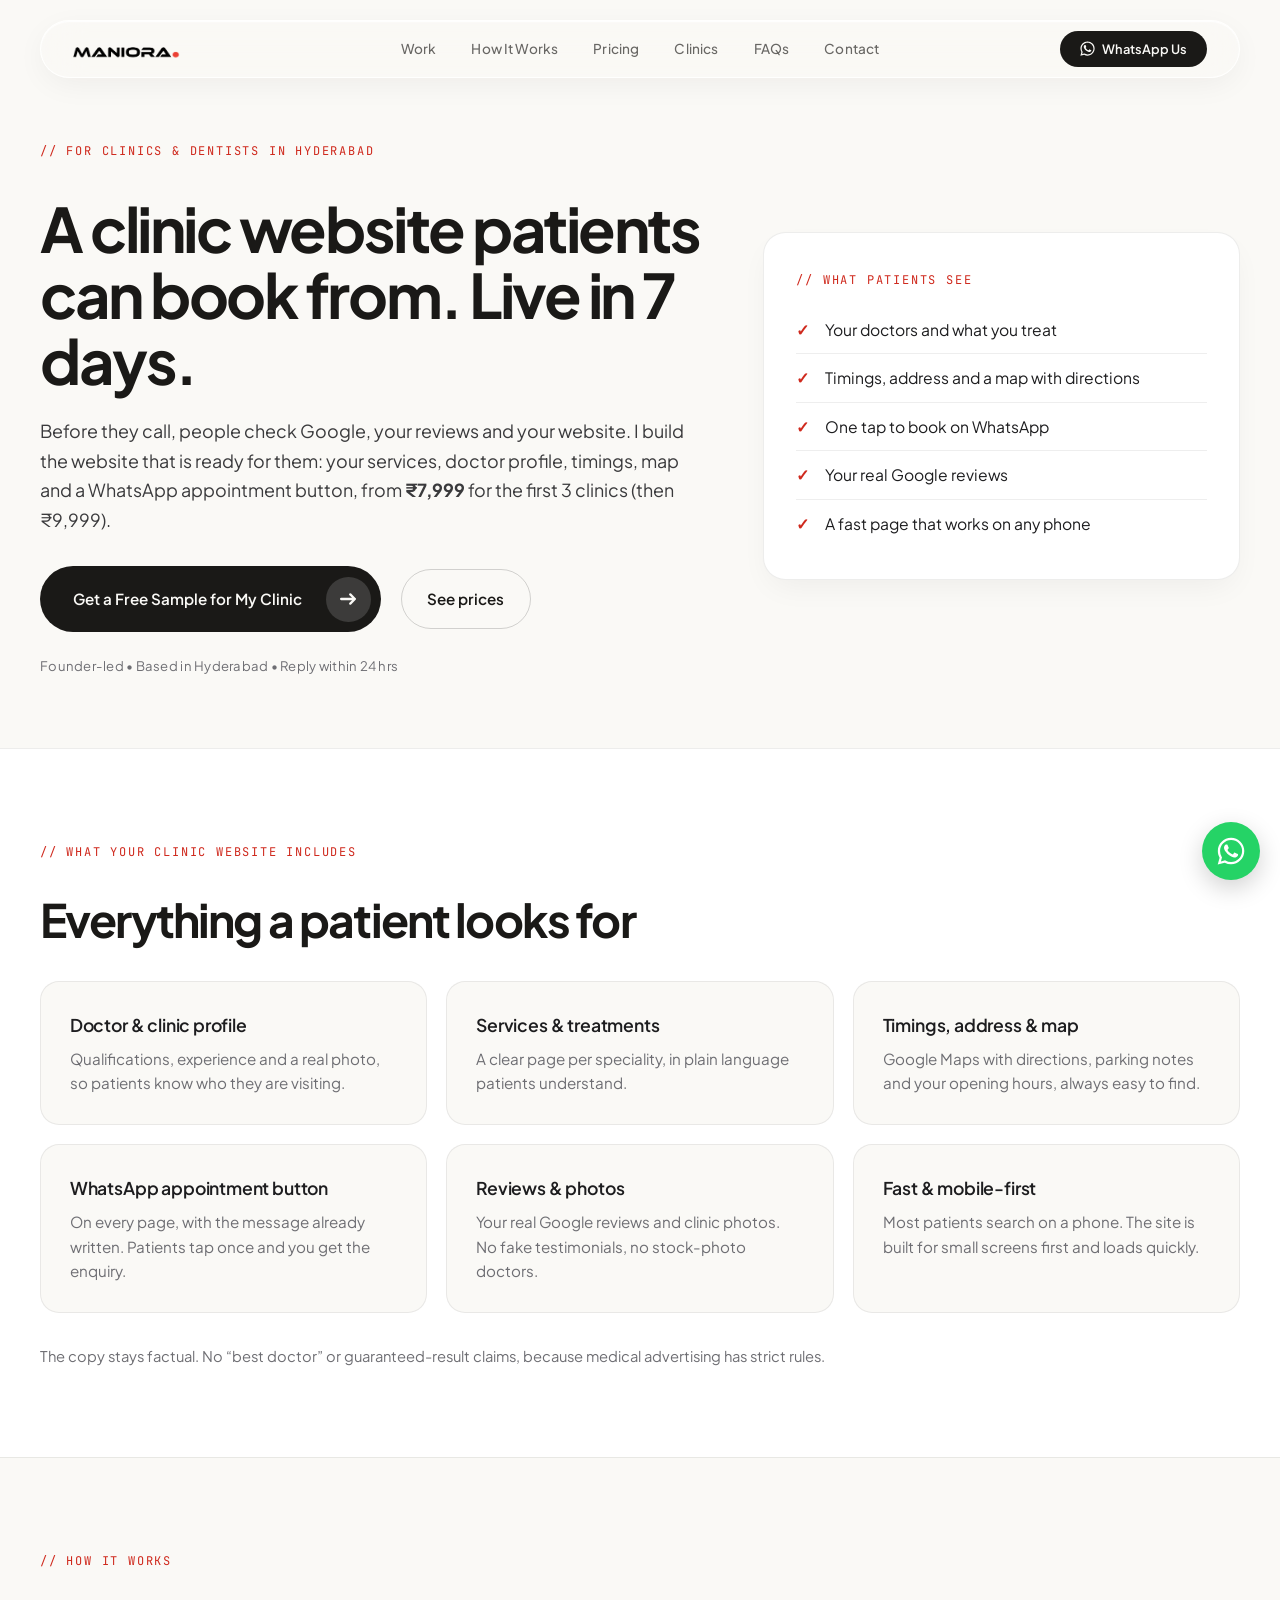
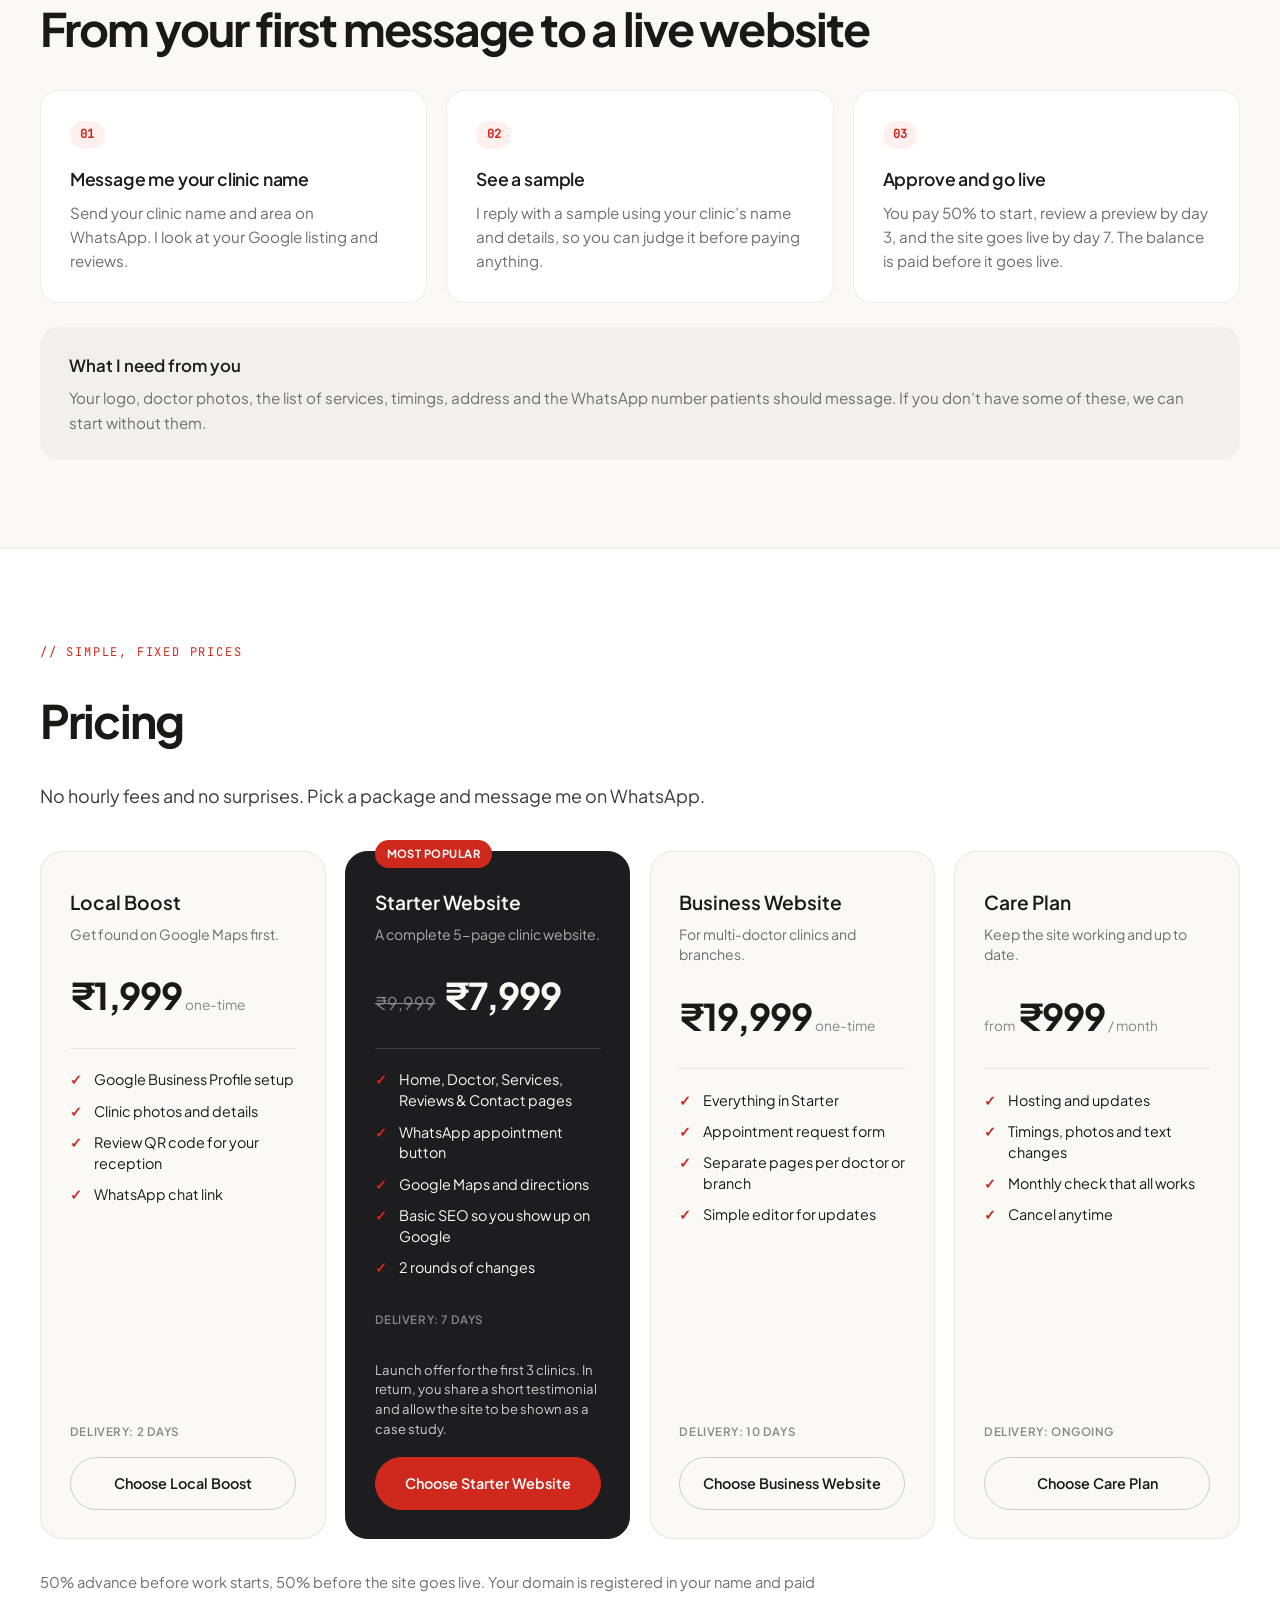
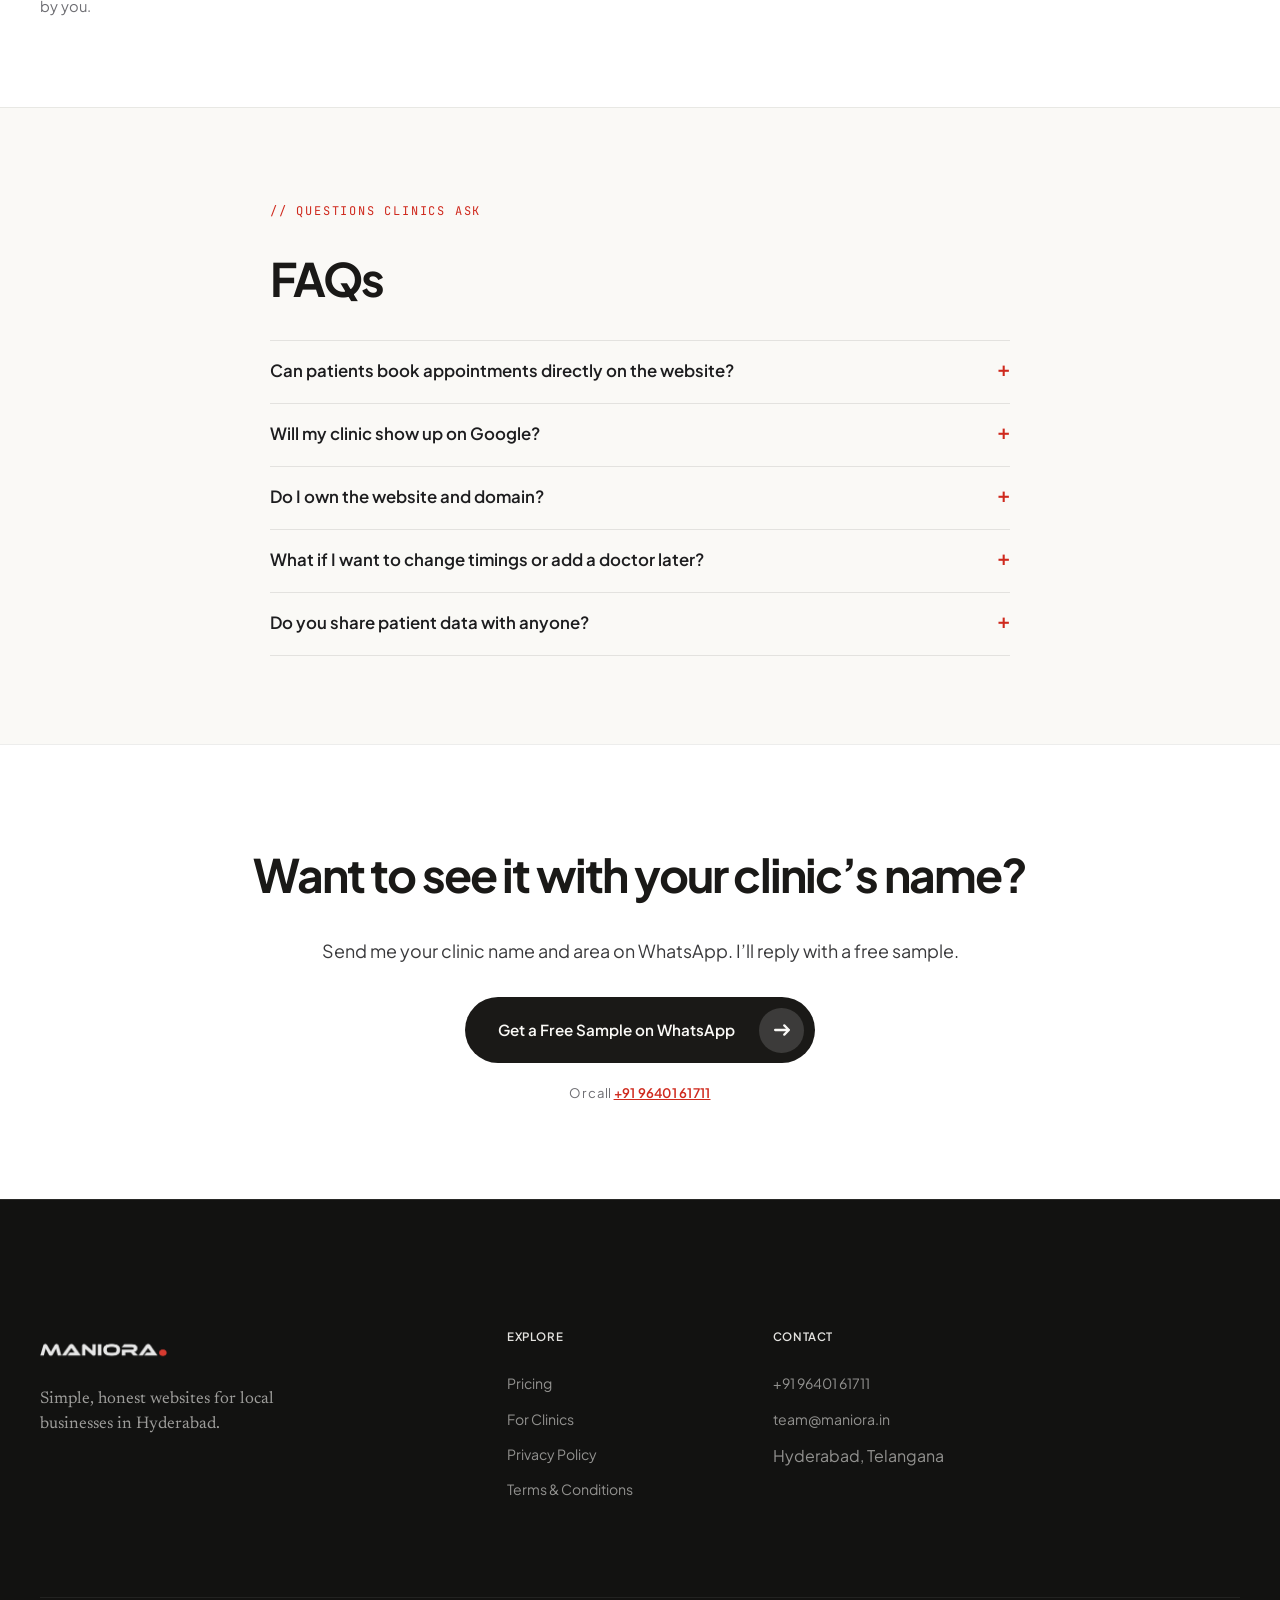
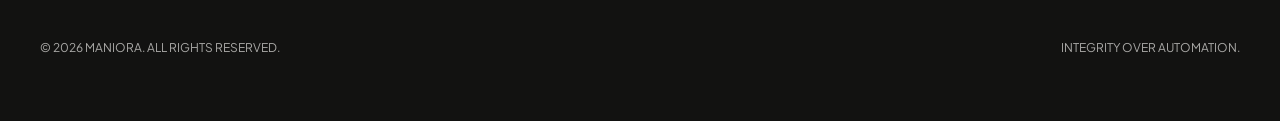
<file: clinics/index.html>
<!DOCTYPE html>
<html lang="en">
<head>
    <meta charset="UTF-8">
    <meta name="viewport" content="width=device-width, initial-scale=1.0">
    <title>Website for Clinics &amp; Dentists in Hyderabad | Maniora</title>
    <meta name="description" content="Mobile-friendly clinic websites for Hyderabad doctors and dentists, live in 7 days from ₹7,999 (launch price for the first 3 clinics). Services, doctor profile, timings, Google Maps and a WhatsApp appointment button.">
    <meta name="robots" content="index, follow">
    <link rel="canonical" href="https://web.maniora.in/clinics/">
    <meta property="og:title" content="Website for Clinics &amp; Dentists in Hyderabad | Maniora">
    <meta property="og:description" content="Mobile-friendly clinic websites for Hyderabad doctors and dentists, live in 7 days from ₹7,999 (launch price for the first 3 clinics). Services, doctor profile, timings, Google Maps and a WhatsApp appointment button.">
    <meta property="og:type" content="website">
    <meta property="og:url" content="https://web.maniora.in/clinics/">
    <meta property="og:image" content="https://manoharyadavr.github.io/manioraweb/assets/og-image.jpg">
    <meta property="twitter:card" content="summary_large_image">
    <meta name="theme-color" content="#FAF9F6">
    <link rel="manifest" href="../manifest.json">
    <link rel="shortcut icon" href="../assets/favicon.ico" type="image/x-icon">
    <link rel="preload" href="../assets/fonts/plus-jakarta-sans-700.woff2" as="font" type="font/woff2" crossorigin>
    <link rel="preload" href="../assets/fonts/plus-jakarta-sans-400.woff2" as="font" type="font/woff2" crossorigin>
    <link rel="stylesheet" href="../styles.css">

    <!-- Google Tag Manager -->
    <script>(function(w,d,s,l,i){w[l]=w[l]||[];w[l].push({'gtm.start':
    new Date().getTime(),event:'gtm.js'});var f=d.getElementsByTagName(s)[0],
    j=d.createElement(s),dl=l!='dataLayer'?'&l='+l:'';j.async=true;j.src=
    'https://www.googletagmanager.com/gtm.js?id='+i+dl;f.parentNode.insertBefore(j,f);
    })(window,document,'script','dataLayer','GTM-N938F8NB');</script>
    <!-- End Google Tag Manager -->
</head>
<body>
    <!-- Google Tag Manager (noscript) -->
    <noscript><iframe src="https://www.googletagmanager.com/ns.html?id=GTM-N938F8NB"
    height="0" width="0" style="display:none;visibility:hidden"></iframe></noscript>
    <!-- End Google Tag Manager (noscript) -->
    <!-- Floating Fluid Navbar -->
    <nav class="nav-island" id="nav-island">
        <div class="nav-container">
            <a href="../" class="brand-logo" aria-label="Maniora Homepage"><img src="../assets/logo1.webp" alt="Maniora Logo" class="nav-logo-img" width="130" height="30"></a>
            <div class="nav-links-desktop">
                <a href="../#transformations">Work</a>
                <a href="../#services">How It Works</a>
                <a href="../#pricing">Pricing</a>
                <a href="../clinics/">Clinics</a>
                <a href="../#faq">FAQs</a>
                <a href="../#contact">Contact</a>
            </div>
            <div class="nav-actions-desktop">
                <a href="https://wa.me/919640161711?text=Hi%20Mani%2C%20I%20saw%20the%20Maniora%20website.%20I%27d%20like%20a%20free%20sample%20site%20for%20my%20business." target="_blank" rel="noopener" class="nav-cta-btn wa-track" data-wa-loc="nav"><svg width="15" height="15" viewBox="0 0 24 24" fill="currentColor" aria-hidden="true" style="flex-shrink:0"><path d="M17.47 14.38c-.3-.15-1.76-.87-2.03-.97-.27-.1-.47-.15-.67.15-.2.3-.77.97-.94 1.17-.17.2-.35.22-.65.07-.3-.15-1.26-.46-2.4-1.48-.89-.79-1.49-1.77-1.66-2.07-.17-.3-.02-.46.13-.61.13-.13.3-.35.45-.52.15-.17.2-.3.3-.5.1-.2.05-.37-.02-.52-.08-.15-.67-1.61-.92-2.21-.24-.58-.49-.5-.67-.51h-.57c-.2 0-.52.07-.79.37-.27.3-1.04 1.02-1.04 2.48s1.07 2.88 1.21 3.08c.15.2 2.1 3.2 5.08 4.49.71.31 1.26.49 1.69.63.71.23 1.36.2 1.87.12.57-.09 1.76-.72 2.01-1.41.25-.69.25-1.29.17-1.41-.07-.12-.27-.2-.57-.35zM12.05 21.5a9.4 9.4 0 0 1-4.79-1.31l-.34-.2-3.56.93.95-3.47-.22-.36a9.41 9.41 0 0 1-1.44-5.02c0-5.2 4.23-9.43 9.44-9.43 2.52 0 4.89.98 6.67 2.77a9.37 9.37 0 0 1 2.76 6.67c0 5.2-4.24 9.43-9.44 9.43zm8.03-17.46A11.27 11.27 0 0 0 12.05.72C5.8.72.71 5.8.71 12.06c0 2 .52 3.95 1.52 5.67L.62 23.6l6.02-1.58a11.32 11.32 0 0 0 5.4 1.38c6.25 0 11.34-5.09 11.34-11.34 0-3.03-1.18-5.88-3.31-8.02z"/></svg><span>WhatsApp Us</span></a>
            </div>
            <button class="nav-toggle" id="nav-toggle" aria-label="Toggle Navigation Menu">
                <span class="hamburger-line"></span>
                <span class="hamburger-line"></span>
            </button>
        </div>
    </nav>

    <!-- Expanded Mobile Menu -->
    <div class="nav-expanded-overlay" id="nav-overlay">
        <div class="expanded-menu-content">
            <div class="menu-meta">
                <span class="mono-tag">// NAVIGATION</span>
                <p>Simple, honest websites for local businesses.</p>
            </div>
            <ul class="expanded-links">
                <li><a href="../#transformations" data-index="1">Work</a></li>
                <li><a href="../#services" data-index="2">How It Works</a></li>
                <li><a href="../#pricing" data-index="3">Pricing</a></li>
                <li><a href="../clinics/" data-index="4">Clinics</a></li>
                <li><a href="../#faq" data-index="5">FAQs</a></li>
                <li><a href="../#contact" data-index="6">Contact</a></li>
            </ul>
            <div class="expanded-footer">
                <span class="mono-tag">EST. 2025</span>
                <span class="mono-tag">MANIORA</span>
            </div>
        </div>
    </div>
    <main>
        <section class="pg-hero">
            <div class="container pg-hero-grid">
                <div>
                    <span class="mono-tag">// FOR CLINICS &amp; DENTISTS IN HYDERABAD</span>
                    <h1 class="display-title pg-h1">A clinic website patients can book from. Live in 7 days.</h1>
                    <p class="pg-lead">Before they call, people check Google, your reviews and your website. I build the website that is ready for them: your services, doctor profile, timings, map and a WhatsApp appointment button, from <strong>₹7,999</strong> for the first 3 clinics (then ₹9,999).</p>
                    <div class="pg-cta-row">
                        <a href="https://wa.me/919640161711?text=Hi%20Mani%2C%20I%20run%20a%20clinic%20in%20Hyderabad%20and%20I%27d%20like%20a%20free%20sample%20website%20for%20it.%20Clinic%20name%20and%20area%3A%20" target="_blank" rel="noopener" class="btn-primary group wa-track" data-wa-loc="clinics-hero">
                            <span>Get a Free Sample for My Clinic</span>
                            <span class="btn-icon"><svg width="14" height="14" viewBox="0 0 14 14" fill="none" aria-hidden="true"><path d="M1 7H13M9 3L13 7L9 11" stroke="currentColor" stroke-width="2" stroke-linecap="round" stroke-linejoin="round"/></svg></span>
                        </a>
                        <a href="#pricing" class="btn-ghost">See prices</a>
                    </div>
                    <p class="pg-meta">Founder-led &bull; Based in Hyderabad &bull; Reply within 24 hrs</p>
                </div>
                <aside class="pg-hero-card" aria-label="What a patient sees">
                    <span class="mono-tag" style="margin-bottom: 1rem;">// WHAT PATIENTS SEE</span>
                    <ul class="pg-checks">
                        <li>Your doctors and what you treat</li>
                        <li>Timings, address and a map with directions</li>
                        <li>One tap to book on WhatsApp</li>
                        <li>Your real Google reviews</li>
                        <li>A fast page that works on any phone</li>
                    </ul>
                </aside>
            </div>
        </section>

        <section class="pg-section pg-white" id="includes">
            <div class="container">
                <span class="mono-tag">// WHAT YOUR CLINIC WEBSITE INCLUDES</span>
                <h2 class="display-title pg-h2">Everything a patient looks for</h2>
                <div class="pg-grid">
                    <div class="pg-card"><h3>Doctor &amp; clinic profile</h3><p>Qualifications, experience and a real photo, so patients know who they are visiting.</p></div>
                    <div class="pg-card"><h3>Services &amp; treatments</h3><p>A clear page per speciality, in plain language patients understand.</p></div>
                    <div class="pg-card"><h3>Timings, address &amp; map</h3><p>Google Maps with directions, parking notes and your opening hours, always easy to find.</p></div>
                    <div class="pg-card"><h3>WhatsApp appointment button</h3><p>On every page, with the message already written. Patients tap once and you get the enquiry.</p></div>
                    <div class="pg-card"><h3>Reviews &amp; photos</h3><p>Your real Google reviews and clinic photos. No fake testimonials, no stock-photo doctors.</p></div>
                    <div class="pg-card"><h3>Fast &amp; mobile-first</h3><p>Most patients search on a phone. The site is built for small screens first and loads quickly.</p></div>
                </div>
                <p class="pg-note">The copy stays factual. No &ldquo;best doctor&rdquo; or guaranteed-result claims, because medical advertising has strict rules.</p>
            </div>
        </section>

        <section class="pg-section">
            <div class="container">
                <span class="mono-tag">// HOW IT WORKS</span>
                <h2 class="display-title pg-h2">From your first message to a live website</h2>
                <div class="pg-steps">
                    <div class="pg-step"><span class="pg-step-n">01</span><h3>Message me your clinic name</h3><p>Send your clinic name and area on WhatsApp. I look at your Google listing and reviews.</p></div>
                    <div class="pg-step"><span class="pg-step-n">02</span><h3>See a sample</h3><p>I reply with a sample using your clinic&rsquo;s name and details, so you can judge it before paying anything.</p></div>
                    <div class="pg-step"><span class="pg-step-n">03</span><h3>Approve and go live</h3><p>You pay 50% to start, review a preview by day 3, and the site goes live by day 7. The balance is paid before it goes live.</p></div>
                </div>
                <div class="pg-need">
                    <h3>What I need from you</h3>
                    <p>Your logo, doctor photos, the list of services, timings, address and the WhatsApp number patients should message. If you don&rsquo;t have some of these, we can start without them.</p>
                </div>
            </div>
        </section>

        <section class="pg-section pg-white" id="pricing">
            <div class="container">
                <span class="mono-tag">// SIMPLE, FIXED PRICES</span>
                <h2 class="display-title pg-h2">Pricing</h2>
                <p class="pg-lead" style="max-width: 60ch;">No hourly fees and no surprises. Pick a package and message me on WhatsApp.</p>
                <div class="price-grid" style="margin-top: 2.5rem;">
                    <div class="price-card">
                        <h3 class="price-name">Local Boost</h3>
                        <p class="price-tag">Get found on Google Maps first.</p>
                        <div class="price-amount"><span class="price-num">₹1,999</span> <span class="price-per">one-time</span></div>
                        <ul class="price-list"><li>Google Business Profile setup</li><li>Clinic photos and details</li><li>Review QR code for your reception</li><li>WhatsApp chat link</li></ul>
                        <span class="price-delivery">Delivery: 2 days</span>
                        <a href="https://wa.me/919640161711?text=Hi%20Mani%2C%20I%20run%20a%20clinic%20in%20Hyderabad%20and%20I%27m%20interested%20in%20the%20Local%20Boost%20%28%E2%82%B91%2C999%29.%20Clinic%20name%20and%20area%3A%20" target="_blank" rel="noopener" class="price-btn wa-track" data-wa-loc="clinics-local-boost">Choose Local Boost</a>
                    </div>
                    <div class="price-card price-card--hot">
                        <span class="price-badge">Most popular</span><h3 class="price-name">Starter Website</h3>
                        <p class="price-tag">A complete 5-page clinic website.</p>
                        <div class="price-amount"><span class="price-was">₹9,999</span> <span class="price-num">₹7,999</span></div>
                        <ul class="price-list"><li>Home, Doctor, Services, Reviews &amp; Contact pages</li><li>WhatsApp appointment button</li><li>Google Maps and directions</li><li>Basic SEO so you show up on Google</li><li>2 rounds of changes</li></ul>
                        <span class="price-delivery">Delivery: 7 days</span><p class="price-offer">Launch offer for the first 3 clinics. In return, you share a short testimonial and allow the site to be shown as a case study.</p>
                        <a href="https://wa.me/919640161711?text=Hi%20Mani%2C%20I%20run%20a%20clinic%20in%20Hyderabad%20and%20I%27m%20interested%20in%20the%20Starter%20Website%20launch%20offer%20%28%E2%82%B97%2C999%20for%20the%20first%203%20clinics%29.%20Clinic%20name%20and%20area%3A%20" target="_blank" rel="noopener" class="price-btn wa-track" data-wa-loc="clinics-starter-website">Choose Starter Website</a>
                    </div>
                    <div class="price-card">
                        <h3 class="price-name">Business Website</h3>
                        <p class="price-tag">For multi-doctor clinics and branches.</p>
                        <div class="price-amount"><span class="price-num">₹19,999</span> <span class="price-per">one-time</span></div>
                        <ul class="price-list"><li>Everything in Starter</li><li>Appointment request form</li><li>Separate pages per doctor or branch</li><li>Simple editor for updates</li></ul>
                        <span class="price-delivery">Delivery: 10 days</span>
                        <a href="https://wa.me/919640161711?text=Hi%20Mani%2C%20I%20run%20a%20clinic%20in%20Hyderabad%20and%20I%27m%20interested%20in%20the%20Business%20Website%20%28%E2%82%B919%2C999%29.%20Clinic%20name%20and%20area%3A%20" target="_blank" rel="noopener" class="price-btn wa-track" data-wa-loc="clinics-business-website">Choose Business Website</a>
                    </div>
                    <div class="price-card">
                        <h3 class="price-name">Care Plan</h3>
                        <p class="price-tag">Keep the site working and up to date.</p>
                        <div class="price-amount"><span class="price-from">from</span> <span class="price-num">₹999</span> <span class="price-per">/ month</span></div>
                        <ul class="price-list"><li>Hosting and updates</li><li>Timings, photos and text changes</li><li>Monthly check that all works</li><li>Cancel anytime</li></ul>
                        <span class="price-delivery">Delivery: Ongoing</span>
                        <a href="https://wa.me/919640161711?text=Hi%20Mani%2C%20I%20run%20a%20clinic%20in%20Hyderabad%20and%20I%27m%20interested%20in%20the%20Care%20Plan%20%28%E2%82%B9999%29.%20Clinic%20name%20and%20area%3A%20" target="_blank" rel="noopener" class="price-btn wa-track" data-wa-loc="clinics-care-plan">Choose Care Plan</a>
                    </div>
                </div>
                <p class="pg-note">50% advance before work starts, 50% before the site goes live. Your domain is registered in your name and paid by you.</p>
            </div>
        </section>

        <section class="pg-section" id="faq">
            <div class="container pg-faq-wrap">
                <span class="mono-tag">// QUESTIONS CLINICS ASK</span>
                <h2 class="display-title pg-h2">FAQs</h2>
                <details class="pg-faq"><summary>Can patients book appointments directly on the website?</summary><p>Every package has a WhatsApp appointment button, so patients can message you in one tap. The Business Website also has an appointment request form that sends you the details.</p></details>
                <details class="pg-faq"><summary>Will my clinic show up on Google?</summary><p>The site includes basic SEO and links to your Google Business Profile, which helps. I can&rsquo;t promise a particular ranking, because nobody honestly can.</p></details>
                <details class="pg-faq"><summary>Do I own the website and domain?</summary><p>Yes. The domain is registered in your name, and you own the website content and finished files after full payment.</p></details>
                <details class="pg-faq"><summary>What if I want to change timings or add a doctor later?</summary><p>Small changes are covered by the Care Plan from ₹999 a month. You can also ask for one-off changes, which are quoted upfront.</p></details>
                <details class="pg-faq"><summary>Do you share patient data with anyone?</summary><p>The website doesn&rsquo;t collect patient health information. Appointment messages go to your own WhatsApp. See the <a href="../privacy/">Privacy Policy</a> for details.</p></details>
            </div>
        </section>

        <section class="pg-section pg-cta">
            <div class="container" style="text-align: center;">
                <h2 class="display-title pg-h2" style="margin-left: auto; margin-right: auto;">Want to see it with your clinic&rsquo;s name?</h2>
                <p class="pg-lead" style="margin: 0 auto 2rem auto; max-width: 52ch;">Send me your clinic name and area on WhatsApp. I&rsquo;ll reply with a free sample.</p>
                <a href="https://wa.me/919640161711?text=Hi%20Mani%2C%20I%20run%20a%20clinic%20in%20Hyderabad%20and%20I%27d%20like%20a%20free%20sample%20website%20for%20it.%20Clinic%20name%20and%20area%3A%20" target="_blank" rel="noopener" class="btn-primary group wa-track" data-wa-loc="clinics-bottom">
                    <span>Get a Free Sample on WhatsApp</span>
                    <span class="btn-icon"><svg width="14" height="14" viewBox="0 0 14 14" fill="none" aria-hidden="true"><path d="M1 7H13M9 3L13 7L9 11" stroke="currentColor" stroke-width="2" stroke-linecap="round" stroke-linejoin="round"/></svg></span>
                </a>
                <p class="pg-meta" style="margin-top: 1.2rem;">Or call <a href="tel:+919640161711">+91 96401 61711</a></p>
            </div>
        </section>
    </main>
    <footer class="main-footer pg-footer">
        <div class="container">
            <div class="footer-layout">
                <div class="footer-brand">
                    <a href="../" class="footer-logo-link" aria-label="Maniora Homepage"><img src="../assets/logo2White.webp" alt="Maniora" class="footer-logo-img" width="130" height="37" loading="lazy"></a>
                    <p class="footer-tagline">Simple, honest websites for local businesses in Hyderabad.</p>
                </div>
                <div class="footer-meta">
                    <div class="meta-col">
                        <span class="mono-tag">EXPLORE</span>
                        <a href="../#pricing">Pricing</a>
                        <a href="../clinics/">For Clinics</a>
                        <a href="../privacy/">Privacy Policy</a>
                        <a href="../terms/">Terms &amp; Conditions</a>
                    </div>
                    <div class="meta-col">
                        <span class="mono-tag">CONTACT</span>
                        <a href="tel:+919640161711">+91 96401 61711</a>
                        <a href="mailto:team@maniora.in">team@maniora.in</a>
                        <span style="opacity: 0.7; font-size: inherit;">Hyderabad, Telangana</span>
                    </div>
                </div>
            </div>
            <div class="footer-bottom">
                <span class="font-mono">© 2026 MANIORA. ALL RIGHTS RESERVED.</span>
                <span class="font-mono">INTEGRITY OVER AUTOMATION.</span>
            </div>
        </div>
    </footer>
    <a href="https://wa.me/919640161711?text=Hi%20Mani%2C%20I%20run%20a%20clinic%20in%20Hyderabad%20and%20I%27d%20like%20a%20free%20sample%20website%20for%20it.%20Clinic%20name%20and%20area%3A%20" target="_blank" rel="noopener" class="wa-float wa-track" data-wa-loc="floating" aria-label="Chat with Maniora on WhatsApp">
        <svg width="28" height="28" viewBox="0 0 24 24" fill="#fff" aria-hidden="true"><path d="M17.47 14.38c-.3-.15-1.76-.87-2.03-.97-.27-.1-.47-.15-.67.15-.2.3-.77.97-.94 1.17-.17.2-.35.22-.65.07-.3-.15-1.26-.46-2.4-1.48-.89-.79-1.49-1.77-1.66-2.07-.17-.3-.02-.46.13-.61.13-.13.3-.35.45-.52.15-.17.2-.3.3-.5.1-.2.05-.37-.02-.52-.08-.15-.67-1.61-.92-2.21-.24-.58-.49-.5-.67-.51h-.57c-.2 0-.52.07-.79.37-.27.3-1.04 1.02-1.04 2.48s1.07 2.88 1.21 3.08c.15.2 2.1 3.2 5.08 4.49.71.31 1.26.49 1.69.63.71.23 1.36.2 1.87.12.57-.09 1.76-.72 2.01-1.41.25-.69.25-1.29.17-1.41-.07-.12-.27-.2-.57-.35zM12.05 21.5h-.01a9.4 9.4 0 0 1-4.79-1.31l-.34-.2-3.56.93.95-3.47-.22-.36a9.41 9.41 0 0 1-1.44-5.02c0-5.2 4.23-9.43 9.44-9.43 2.52 0 4.89.98 6.67 2.77a9.37 9.37 0 0 1 2.76 6.67c0 5.2-4.24 9.43-9.44 9.43zm8.03-17.46A11.27 11.27 0 0 0 12.05.72C5.8.72.71 5.8.71 12.06c0 2 .52 3.95 1.52 5.67L.62 23.6l6.02-1.58a11.32 11.32 0 0 0 5.4 1.38h.01c6.25 0 11.34-5.09 11.34-11.34 0-3.03-1.18-5.88-3.31-8.02z"/></svg>
    </a>
    <script src="../script.js"></script>
</body>
</html>
</file>
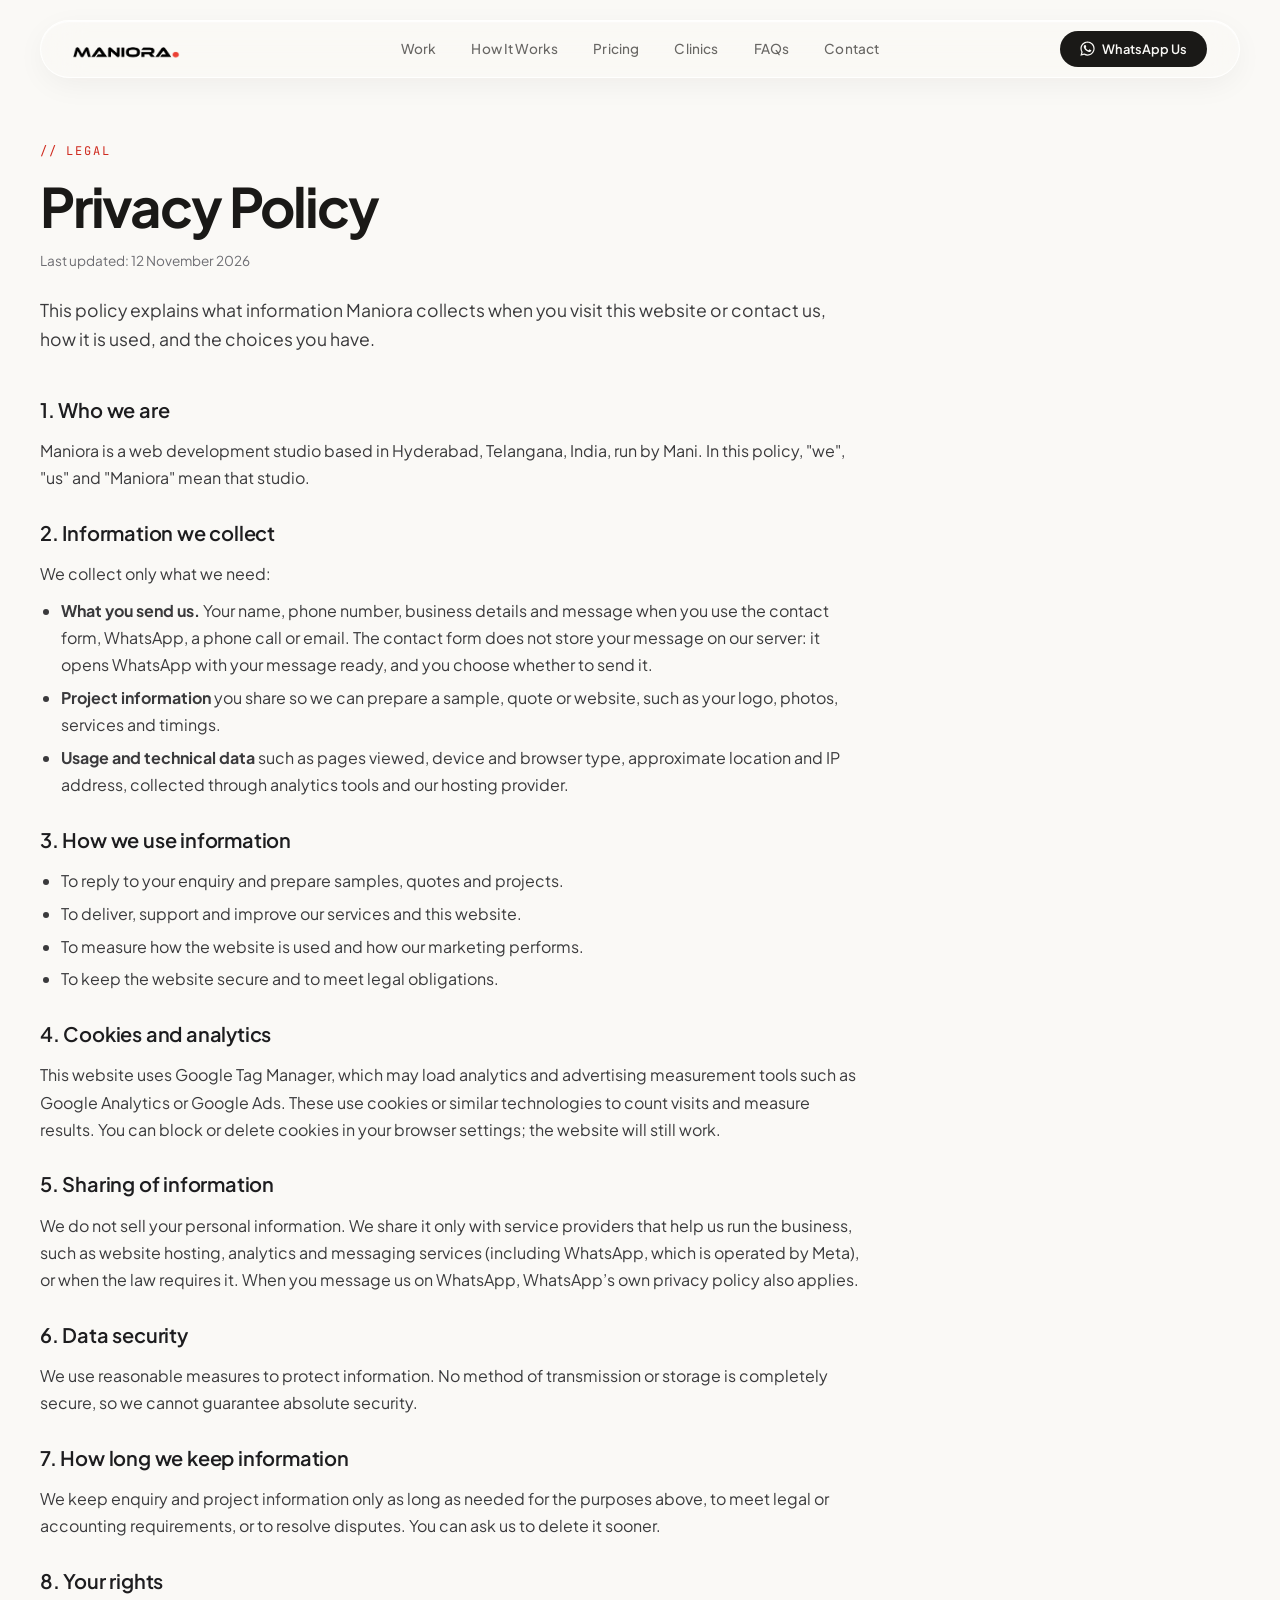
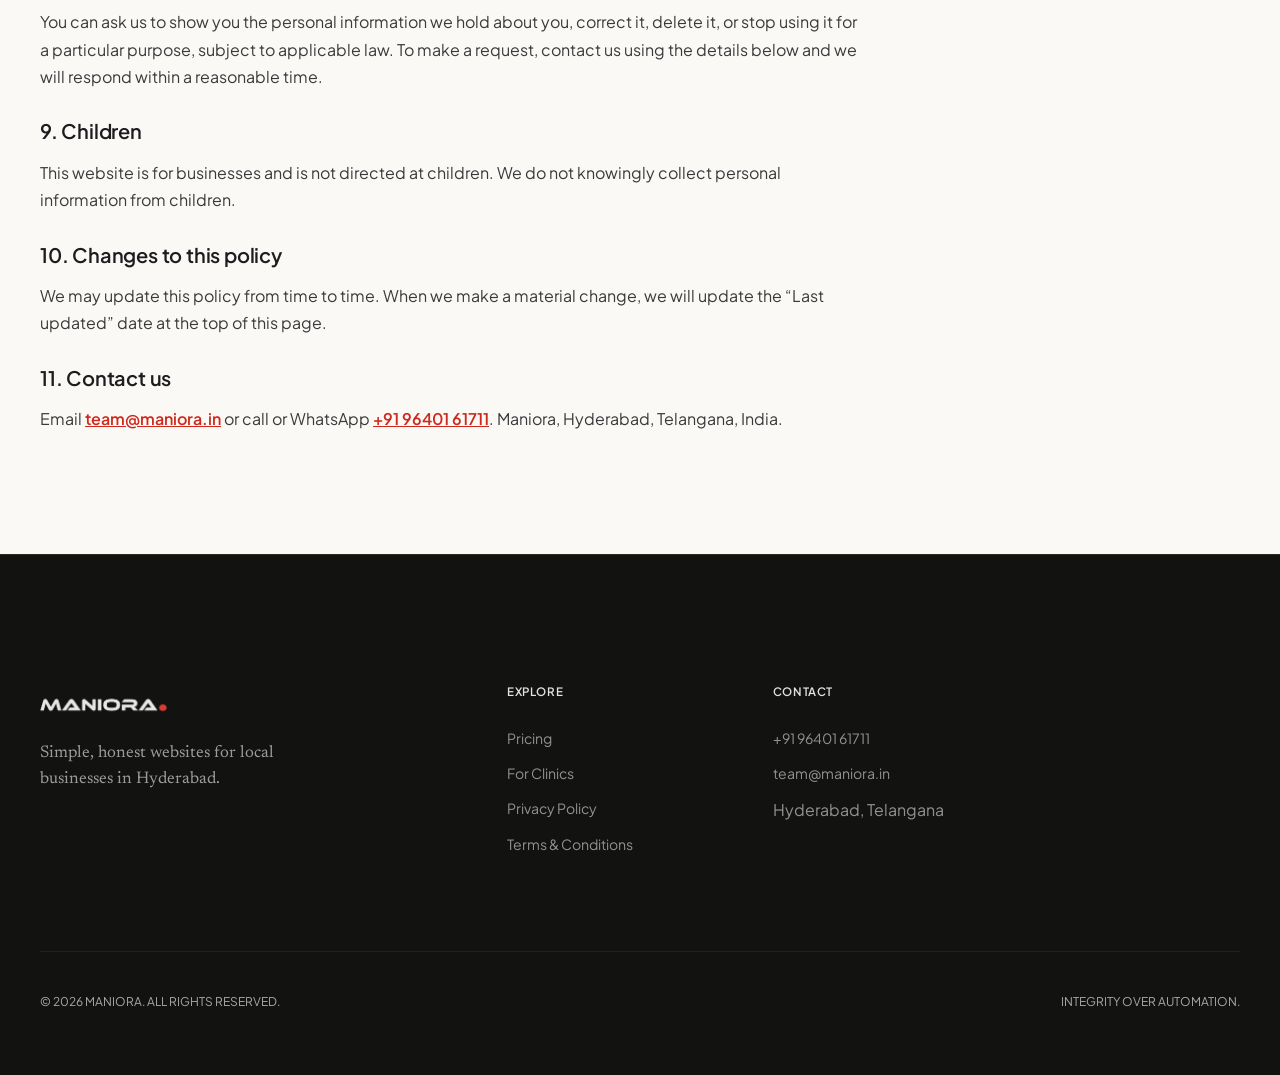
<file: privacy/index.html>
<!DOCTYPE html>
<html lang="en">
<head>
    <meta charset="UTF-8">
    <meta name="viewport" content="width=device-width, initial-scale=1.0">
    <title>Privacy Policy | Maniora</title>
    <meta name="description" content="Privacy Policy for Maniora, a web development studio in Hyderabad, India.">
    <meta name="robots" content="index, follow">
    <link rel="canonical" href="https://web.maniora.in/privacy/">
    <meta property="og:title" content="Privacy Policy | Maniora">
    <meta property="og:description" content="Privacy Policy for Maniora, a web development studio in Hyderabad, India.">
    <meta property="og:type" content="website">
    <meta property="og:url" content="https://web.maniora.in/privacy/">
    <meta property="og:image" content="https://manoharyadavr.github.io/manioraweb/assets/og-image.jpg">
    <meta property="twitter:card" content="summary_large_image">
    <meta name="theme-color" content="#FAF9F6">
    <link rel="manifest" href="../manifest.json">
    <link rel="shortcut icon" href="../assets/favicon.ico" type="image/x-icon">
    <link rel="preload" href="../assets/fonts/plus-jakarta-sans-700.woff2" as="font" type="font/woff2" crossorigin>
    <link rel="preload" href="../assets/fonts/plus-jakarta-sans-400.woff2" as="font" type="font/woff2" crossorigin>
    <link rel="stylesheet" href="../styles.css">

    <!-- Google Tag Manager -->
    <script>(function(w,d,s,l,i){w[l]=w[l]||[];w[l].push({'gtm.start':
    new Date().getTime(),event:'gtm.js'});var f=d.getElementsByTagName(s)[0],
    j=d.createElement(s),dl=l!='dataLayer'?'&l='+l:'';j.async=true;j.src=
    'https://www.googletagmanager.com/gtm.js?id='+i+dl;f.parentNode.insertBefore(j,f);
    })(window,document,'script','dataLayer','GTM-N938F8NB');</script>
    <!-- End Google Tag Manager -->
</head>
<body>
    <!-- Google Tag Manager (noscript) -->
    <noscript><iframe src="https://www.googletagmanager.com/ns.html?id=GTM-N938F8NB"
    height="0" width="0" style="display:none;visibility:hidden"></iframe></noscript>
    <!-- End Google Tag Manager (noscript) -->
    <!-- Floating Fluid Navbar -->
    <nav class="nav-island" id="nav-island">
        <div class="nav-container">
            <a href="../" class="brand-logo" aria-label="Maniora Homepage"><img src="../assets/logo1.webp" alt="Maniora Logo" class="nav-logo-img" width="130" height="30"></a>
            <div class="nav-links-desktop">
                <a href="../#transformations">Work</a>
                <a href="../#services">How It Works</a>
                <a href="../#pricing">Pricing</a>
                <a href="../clinics/">Clinics</a>
                <a href="../#faq">FAQs</a>
                <a href="../#contact">Contact</a>
            </div>
            <div class="nav-actions-desktop">
                <a href="https://wa.me/919640161711?text=Hi%20Mani%2C%20I%20saw%20the%20Maniora%20website.%20I%27d%20like%20a%20free%20sample%20site%20for%20my%20business." target="_blank" rel="noopener" class="nav-cta-btn wa-track" data-wa-loc="nav"><svg width="15" height="15" viewBox="0 0 24 24" fill="currentColor" aria-hidden="true" style="flex-shrink:0"><path d="M17.47 14.38c-.3-.15-1.76-.87-2.03-.97-.27-.1-.47-.15-.67.15-.2.3-.77.97-.94 1.17-.17.2-.35.22-.65.07-.3-.15-1.26-.46-2.4-1.48-.89-.79-1.49-1.77-1.66-2.07-.17-.3-.02-.46.13-.61.13-.13.3-.35.45-.52.15-.17.2-.3.3-.5.1-.2.05-.37-.02-.52-.08-.15-.67-1.61-.92-2.21-.24-.58-.49-.5-.67-.51h-.57c-.2 0-.52.07-.79.37-.27.3-1.04 1.02-1.04 2.48s1.07 2.88 1.21 3.08c.15.2 2.1 3.2 5.08 4.49.71.31 1.26.49 1.69.63.71.23 1.36.2 1.87.12.57-.09 1.76-.72 2.01-1.41.25-.69.25-1.29.17-1.41-.07-.12-.27-.2-.57-.35zM12.05 21.5a9.4 9.4 0 0 1-4.79-1.31l-.34-.2-3.56.93.95-3.47-.22-.36a9.41 9.41 0 0 1-1.44-5.02c0-5.2 4.23-9.43 9.44-9.43 2.52 0 4.89.98 6.67 2.77a9.37 9.37 0 0 1 2.76 6.67c0 5.2-4.24 9.43-9.44 9.43zm8.03-17.46A11.27 11.27 0 0 0 12.05.72C5.8.72.71 5.8.71 12.06c0 2 .52 3.95 1.52 5.67L.62 23.6l6.02-1.58a11.32 11.32 0 0 0 5.4 1.38c6.25 0 11.34-5.09 11.34-11.34 0-3.03-1.18-5.88-3.31-8.02z"/></svg><span>WhatsApp Us</span></a>
            </div>
            <button class="nav-toggle" id="nav-toggle" aria-label="Toggle Navigation Menu">
                <span class="hamburger-line"></span>
                <span class="hamburger-line"></span>
            </button>
        </div>
    </nav>

    <!-- Expanded Mobile Menu -->
    <div class="nav-expanded-overlay" id="nav-overlay">
        <div class="expanded-menu-content">
            <div class="menu-meta">
                <span class="mono-tag">// NAVIGATION</span>
                <p>Simple, honest websites for local businesses.</p>
            </div>
            <ul class="expanded-links">
                <li><a href="../#transformations" data-index="1">Work</a></li>
                <li><a href="../#services" data-index="2">How It Works</a></li>
                <li><a href="../#pricing" data-index="3">Pricing</a></li>
                <li><a href="../clinics/" data-index="4">Clinics</a></li>
                <li><a href="../#faq" data-index="5">FAQs</a></li>
                <li><a href="../#contact" data-index="6">Contact</a></li>
            </ul>
            <div class="expanded-footer">
                <span class="mono-tag">EST. 2025</span>
                <span class="mono-tag">MANIORA</span>
            </div>
        </div>
    </div>
    <main class="legal">
        <div class="container legal-inner">
            <span class="mono-tag">// LEGAL</span>
            <h1 class="display-title" style="font-size: clamp(2.2rem, 4.4vw, 3.4rem); line-height: 1.1; margin: 0 0 0.8rem 0;">Privacy Policy</h1>
            <p class="legal-updated">Last updated: 12 November 2026</p>
            <p class="legal-lead">This policy explains what information Maniora collects when you visit this website or contact us, how it is used, and the choices you have.</p>
            <section class="legal-sec"><h2>1. Who we are</h2><p>Maniora is a web development studio based in Hyderabad, Telangana, India, run by Mani. In this policy, "we", "us" and "Maniora" mean that studio.</p></section><section class="legal-sec"><h2>2. Information we collect</h2><p>We collect only what we need:</p><ul><li><strong>What you send us.</strong> Your name, phone number, business details and message when you use the contact form, WhatsApp, a phone call or email. The contact form does not store your message on our server: it opens WhatsApp with your message ready, and you choose whether to send it.</li><li><strong>Project information</strong> you share so we can prepare a sample, quote or website, such as your logo, photos, services and timings.</li><li><strong>Usage and technical data</strong> such as pages viewed, device and browser type, approximate location and IP address, collected through analytics tools and our hosting provider.</li></ul></section><section class="legal-sec"><h2>3. How we use information</h2><ul><li>To reply to your enquiry and prepare samples, quotes and projects.</li><li>To deliver, support and improve our services and this website.</li><li>To measure how the website is used and how our marketing performs.</li><li>To keep the website secure and to meet legal obligations.</li></ul></section><section class="legal-sec"><h2>4. Cookies and analytics</h2><p>This website uses Google Tag Manager, which may load analytics and advertising measurement tools such as Google Analytics or Google Ads. These use cookies or similar technologies to count visits and measure results. You can block or delete cookies in your browser settings; the website will still work.</p></section><section class="legal-sec"><h2>5. Sharing of information</h2><p>We do not sell your personal information. We share it only with service providers that help us run the business, such as website hosting, analytics and messaging services (including WhatsApp, which is operated by Meta), or when the law requires it. When you message us on WhatsApp, WhatsApp&rsquo;s own privacy policy also applies.</p></section><section class="legal-sec"><h2>6. Data security</h2><p>We use reasonable measures to protect information. No method of transmission or storage is completely secure, so we cannot guarantee absolute security.</p></section><section class="legal-sec"><h2>7. How long we keep information</h2><p>We keep enquiry and project information only as long as needed for the purposes above, to meet legal or accounting requirements, or to resolve disputes. You can ask us to delete it sooner.</p></section><section class="legal-sec"><h2>8. Your rights</h2><p>You can ask us to show you the personal information we hold about you, correct it, delete it, or stop using it for a particular purpose, subject to applicable law. To make a request, contact us using the details below and we will respond within a reasonable time.</p></section><section class="legal-sec"><h2>9. Children</h2><p>This website is for businesses and is not directed at children. We do not knowingly collect personal information from children.</p></section><section class="legal-sec"><h2>10. Changes to this policy</h2><p>We may update this policy from time to time. When we make a material change, we will update the &ldquo;Last updated&rdquo; date at the top of this page.</p></section><section class="legal-sec"><h2>11. Contact us</h2><p>Email <a href="mailto:team@maniora.in">team@maniora.in</a> or call or WhatsApp <a href="tel:+919640161711">+91 96401 61711</a>. Maniora, Hyderabad, Telangana, India.</p></section>
        </div>
    </main>
    <footer class="main-footer pg-footer">
        <div class="container">
            <div class="footer-layout">
                <div class="footer-brand">
                    <a href="../" class="footer-logo-link" aria-label="Maniora Homepage"><img src="../assets/logo2White.webp" alt="Maniora" class="footer-logo-img" width="130" height="37" loading="lazy"></a>
                    <p class="footer-tagline">Simple, honest websites for local businesses in Hyderabad.</p>
                </div>
                <div class="footer-meta">
                    <div class="meta-col">
                        <span class="mono-tag">EXPLORE</span>
                        <a href="../#pricing">Pricing</a>
                        <a href="../clinics/">For Clinics</a>
                        <a href="../privacy/">Privacy Policy</a>
                        <a href="../terms/">Terms &amp; Conditions</a>
                    </div>
                    <div class="meta-col">
                        <span class="mono-tag">CONTACT</span>
                        <a href="tel:+919640161711">+91 96401 61711</a>
                        <a href="mailto:team@maniora.in">team@maniora.in</a>
                        <span style="opacity: 0.7; font-size: inherit;">Hyderabad, Telangana</span>
                    </div>
                </div>
            </div>
            <div class="footer-bottom">
                <span class="font-mono">© 2026 MANIORA. ALL RIGHTS RESERVED.</span>
                <span class="font-mono">INTEGRITY OVER AUTOMATION.</span>
            </div>
        </div>
    </footer>
    <script src="../script.js"></script>
</body>
</html>
</file>
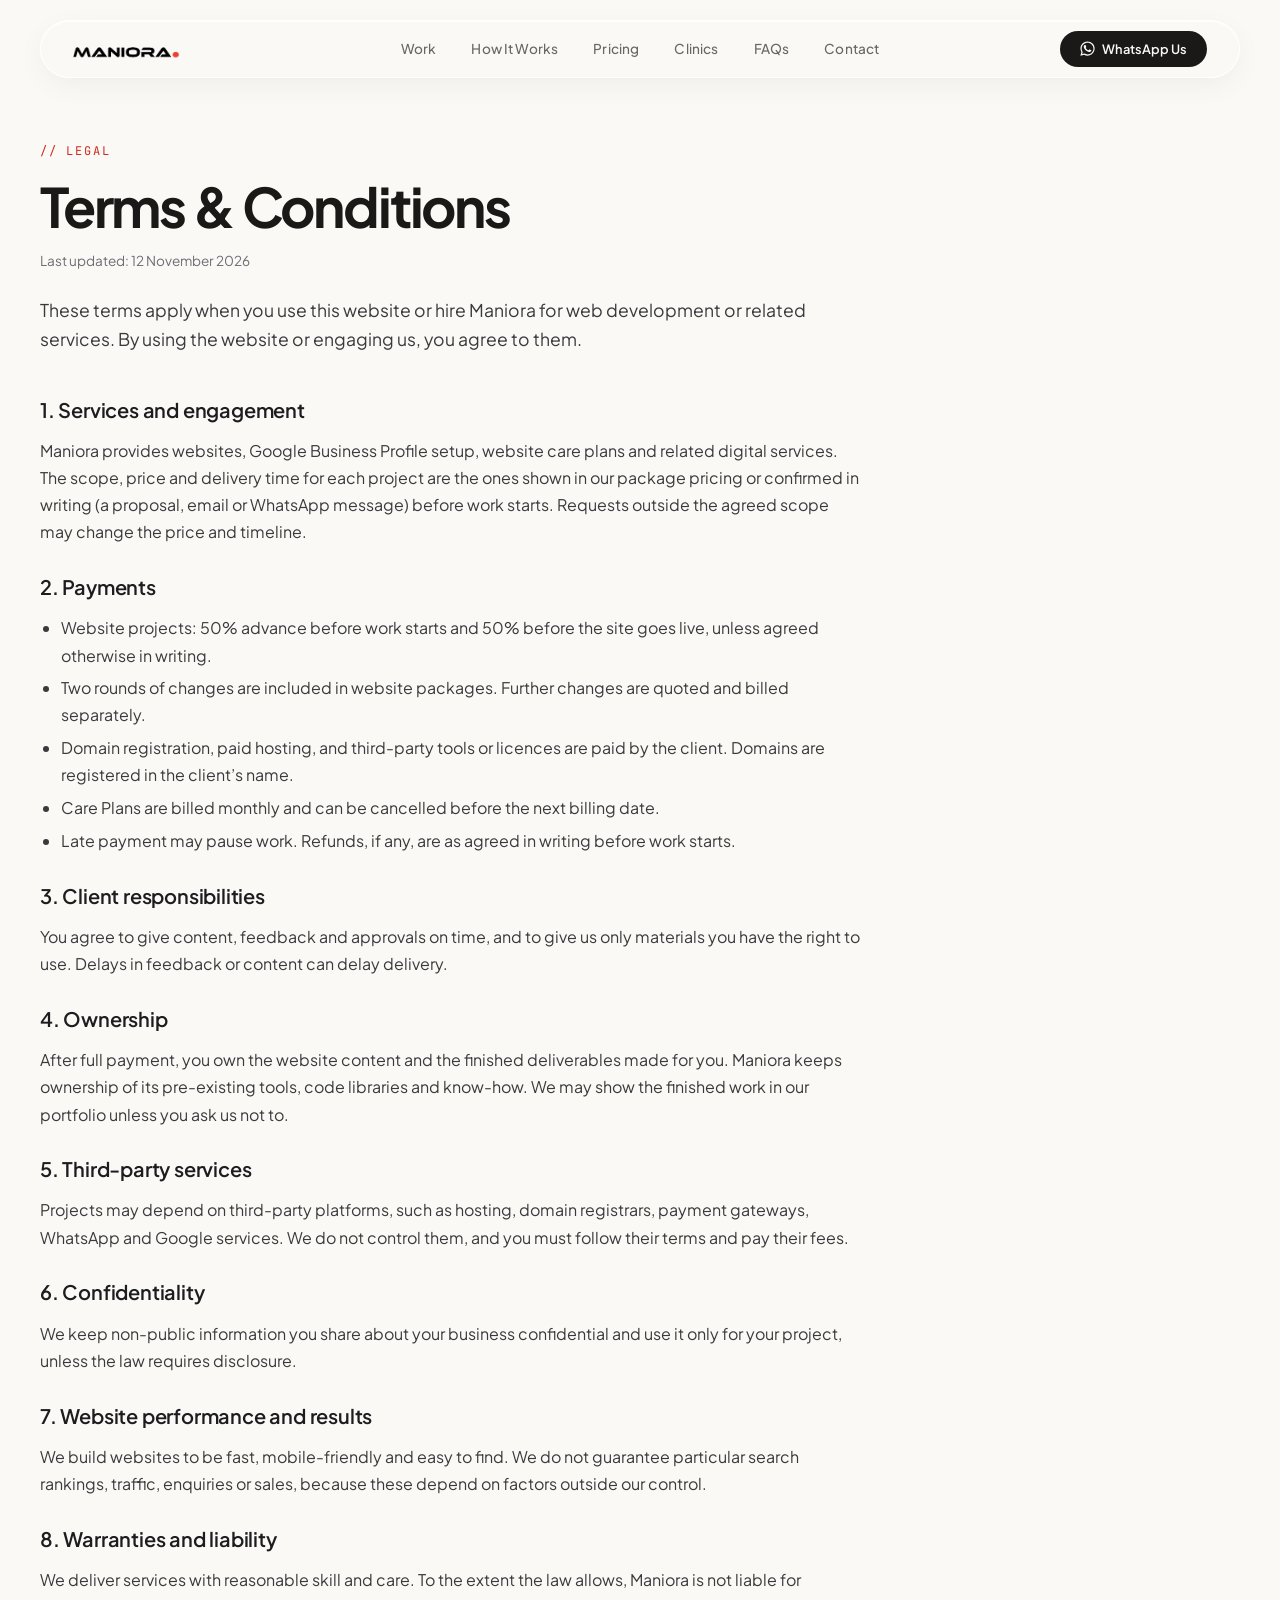
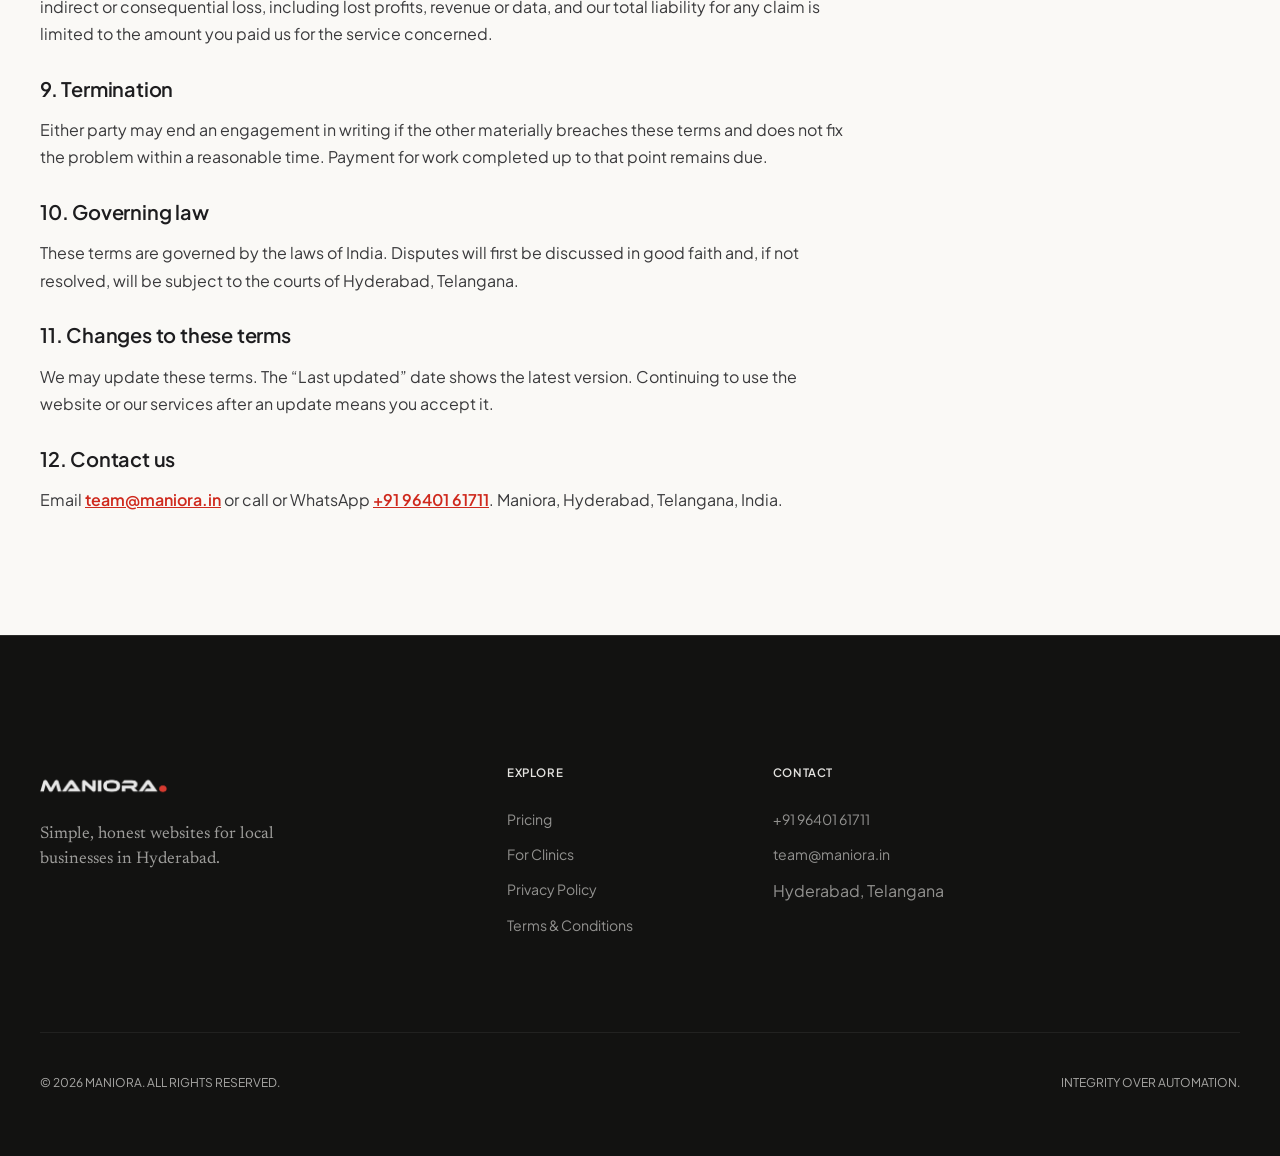
<file: terms/index.html>
<!DOCTYPE html>
<html lang="en">
<head>
    <meta charset="UTF-8">
    <meta name="viewport" content="width=device-width, initial-scale=1.0">
    <title>Terms &amp; Conditions | Maniora</title>
    <meta name="description" content="Terms &amp; Conditions for Maniora, a web development studio in Hyderabad, India.">
    <meta name="robots" content="index, follow">
    <link rel="canonical" href="https://web.maniora.in/terms/">
    <meta property="og:title" content="Terms &amp; Conditions | Maniora">
    <meta property="og:description" content="Terms &amp; Conditions for Maniora, a web development studio in Hyderabad, India.">
    <meta property="og:type" content="website">
    <meta property="og:url" content="https://web.maniora.in/terms/">
    <meta property="og:image" content="https://manoharyadavr.github.io/manioraweb/assets/og-image.jpg">
    <meta property="twitter:card" content="summary_large_image">
    <meta name="theme-color" content="#FAF9F6">
    <link rel="manifest" href="../manifest.json">
    <link rel="shortcut icon" href="../assets/favicon.ico" type="image/x-icon">
    <link rel="preload" href="../assets/fonts/plus-jakarta-sans-700.woff2" as="font" type="font/woff2" crossorigin>
    <link rel="preload" href="../assets/fonts/plus-jakarta-sans-400.woff2" as="font" type="font/woff2" crossorigin>
    <link rel="stylesheet" href="../styles.css">

    <!-- Google Tag Manager -->
    <script>(function(w,d,s,l,i){w[l]=w[l]||[];w[l].push({'gtm.start':
    new Date().getTime(),event:'gtm.js'});var f=d.getElementsByTagName(s)[0],
    j=d.createElement(s),dl=l!='dataLayer'?'&l='+l:'';j.async=true;j.src=
    'https://www.googletagmanager.com/gtm.js?id='+i+dl;f.parentNode.insertBefore(j,f);
    })(window,document,'script','dataLayer','GTM-N938F8NB');</script>
    <!-- End Google Tag Manager -->
</head>
<body>
    <!-- Google Tag Manager (noscript) -->
    <noscript><iframe src="https://www.googletagmanager.com/ns.html?id=GTM-N938F8NB"
    height="0" width="0" style="display:none;visibility:hidden"></iframe></noscript>
    <!-- End Google Tag Manager (noscript) -->
    <!-- Floating Fluid Navbar -->
    <nav class="nav-island" id="nav-island">
        <div class="nav-container">
            <a href="../" class="brand-logo" aria-label="Maniora Homepage"><img src="../assets/logo1.webp" alt="Maniora Logo" class="nav-logo-img" width="130" height="30"></a>
            <div class="nav-links-desktop">
                <a href="../#transformations">Work</a>
                <a href="../#services">How It Works</a>
                <a href="../#pricing">Pricing</a>
                <a href="../clinics/">Clinics</a>
                <a href="../#faq">FAQs</a>
                <a href="../#contact">Contact</a>
            </div>
            <div class="nav-actions-desktop">
                <a href="https://wa.me/919640161711?text=Hi%20Mani%2C%20I%20saw%20the%20Maniora%20website.%20I%27d%20like%20a%20free%20sample%20site%20for%20my%20business." target="_blank" rel="noopener" class="nav-cta-btn wa-track" data-wa-loc="nav"><svg width="15" height="15" viewBox="0 0 24 24" fill="currentColor" aria-hidden="true" style="flex-shrink:0"><path d="M17.47 14.38c-.3-.15-1.76-.87-2.03-.97-.27-.1-.47-.15-.67.15-.2.3-.77.97-.94 1.17-.17.2-.35.22-.65.07-.3-.15-1.26-.46-2.4-1.48-.89-.79-1.49-1.77-1.66-2.07-.17-.3-.02-.46.13-.61.13-.13.3-.35.45-.52.15-.17.2-.3.3-.5.1-.2.05-.37-.02-.52-.08-.15-.67-1.61-.92-2.21-.24-.58-.49-.5-.67-.51h-.57c-.2 0-.52.07-.79.37-.27.3-1.04 1.02-1.04 2.48s1.07 2.88 1.21 3.08c.15.2 2.1 3.2 5.08 4.49.71.31 1.26.49 1.69.63.71.23 1.36.2 1.87.12.57-.09 1.76-.72 2.01-1.41.25-.69.25-1.29.17-1.41-.07-.12-.27-.2-.57-.35zM12.05 21.5a9.4 9.4 0 0 1-4.79-1.31l-.34-.2-3.56.93.95-3.47-.22-.36a9.41 9.41 0 0 1-1.44-5.02c0-5.2 4.23-9.43 9.44-9.43 2.52 0 4.89.98 6.67 2.77a9.37 9.37 0 0 1 2.76 6.67c0 5.2-4.24 9.43-9.44 9.43zm8.03-17.46A11.27 11.27 0 0 0 12.05.72C5.8.72.71 5.8.71 12.06c0 2 .52 3.95 1.52 5.67L.62 23.6l6.02-1.58a11.32 11.32 0 0 0 5.4 1.38c6.25 0 11.34-5.09 11.34-11.34 0-3.03-1.18-5.88-3.31-8.02z"/></svg><span>WhatsApp Us</span></a>
            </div>
            <button class="nav-toggle" id="nav-toggle" aria-label="Toggle Navigation Menu">
                <span class="hamburger-line"></span>
                <span class="hamburger-line"></span>
            </button>
        </div>
    </nav>

    <!-- Expanded Mobile Menu -->
    <div class="nav-expanded-overlay" id="nav-overlay">
        <div class="expanded-menu-content">
            <div class="menu-meta">
                <span class="mono-tag">// NAVIGATION</span>
                <p>Simple, honest websites for local businesses.</p>
            </div>
            <ul class="expanded-links">
                <li><a href="../#transformations" data-index="1">Work</a></li>
                <li><a href="../#services" data-index="2">How It Works</a></li>
                <li><a href="../#pricing" data-index="3">Pricing</a></li>
                <li><a href="../clinics/" data-index="4">Clinics</a></li>
                <li><a href="../#faq" data-index="5">FAQs</a></li>
                <li><a href="../#contact" data-index="6">Contact</a></li>
            </ul>
            <div class="expanded-footer">
                <span class="mono-tag">EST. 2025</span>
                <span class="mono-tag">MANIORA</span>
            </div>
        </div>
    </div>
    <main class="legal">
        <div class="container legal-inner">
            <span class="mono-tag">// LEGAL</span>
            <h1 class="display-title" style="font-size: clamp(2.2rem, 4.4vw, 3.4rem); line-height: 1.1; margin: 0 0 0.8rem 0;">Terms &amp; Conditions</h1>
            <p class="legal-updated">Last updated: 12 November 2026</p>
            <p class="legal-lead">These terms apply when you use this website or hire Maniora for web development or related services. By using the website or engaging us, you agree to them.</p>
            <section class="legal-sec"><h2>1. Services and engagement</h2><p>Maniora provides websites, Google Business Profile setup, website care plans and related digital services. The scope, price and delivery time for each project are the ones shown in our package pricing or confirmed in writing (a proposal, email or WhatsApp message) before work starts. Requests outside the agreed scope may change the price and timeline.</p></section><section class="legal-sec"><h2>2. Payments</h2><ul><li>Website projects: 50% advance before work starts and 50% before the site goes live, unless agreed otherwise in writing.</li><li>Two rounds of changes are included in website packages. Further changes are quoted and billed separately.</li><li>Domain registration, paid hosting, and third-party tools or licences are paid by the client. Domains are registered in the client&rsquo;s name.</li><li>Care Plans are billed monthly and can be cancelled before the next billing date.</li><li>Late payment may pause work. Refunds, if any, are as agreed in writing before work starts.</li></ul></section><section class="legal-sec"><h2>3. Client responsibilities</h2><p>You agree to give content, feedback and approvals on time, and to give us only materials you have the right to use. Delays in feedback or content can delay delivery.</p></section><section class="legal-sec"><h2>4. Ownership</h2><p>After full payment, you own the website content and the finished deliverables made for you. Maniora keeps ownership of its pre-existing tools, code libraries and know-how. We may show the finished work in our portfolio unless you ask us not to.</p></section><section class="legal-sec"><h2>5. Third-party services</h2><p>Projects may depend on third-party platforms, such as hosting, domain registrars, payment gateways, WhatsApp and Google services. We do not control them, and you must follow their terms and pay their fees.</p></section><section class="legal-sec"><h2>6. Confidentiality</h2><p>We keep non-public information you share about your business confidential and use it only for your project, unless the law requires disclosure.</p></section><section class="legal-sec"><h2>7. Website performance and results</h2><p>We build websites to be fast, mobile-friendly and easy to find. We do not guarantee particular search rankings, traffic, enquiries or sales, because these depend on factors outside our control.</p></section><section class="legal-sec"><h2>8. Warranties and liability</h2><p>We deliver services with reasonable skill and care. To the extent the law allows, Maniora is not liable for indirect or consequential loss, including lost profits, revenue or data, and our total liability for any claim is limited to the amount you paid us for the service concerned.</p></section><section class="legal-sec"><h2>9. Termination</h2><p>Either party may end an engagement in writing if the other materially breaches these terms and does not fix the problem within a reasonable time. Payment for work completed up to that point remains due.</p></section><section class="legal-sec"><h2>10. Governing law</h2><p>These terms are governed by the laws of India. Disputes will first be discussed in good faith and, if not resolved, will be subject to the courts of Hyderabad, Telangana.</p></section><section class="legal-sec"><h2>11. Changes to these terms</h2><p>We may update these terms. The &ldquo;Last updated&rdquo; date shows the latest version. Continuing to use the website or our services after an update means you accept it.</p></section><section class="legal-sec"><h2>12. Contact us</h2><p>Email <a href="mailto:team@maniora.in">team@maniora.in</a> or call or WhatsApp <a href="tel:+919640161711">+91 96401 61711</a>. Maniora, Hyderabad, Telangana, India.</p></section>
        </div>
    </main>
    <footer class="main-footer pg-footer">
        <div class="container">
            <div class="footer-layout">
                <div class="footer-brand">
                    <a href="../" class="footer-logo-link" aria-label="Maniora Homepage"><img src="../assets/logo2White.webp" alt="Maniora" class="footer-logo-img" width="130" height="37" loading="lazy"></a>
                    <p class="footer-tagline">Simple, honest websites for local businesses in Hyderabad.</p>
                </div>
                <div class="footer-meta">
                    <div class="meta-col">
                        <span class="mono-tag">EXPLORE</span>
                        <a href="../#pricing">Pricing</a>
                        <a href="../clinics/">For Clinics</a>
                        <a href="../privacy/">Privacy Policy</a>
                        <a href="../terms/">Terms &amp; Conditions</a>
                    </div>
                    <div class="meta-col">
                        <span class="mono-tag">CONTACT</span>
                        <a href="tel:+919640161711">+91 96401 61711</a>
                        <a href="mailto:team@maniora.in">team@maniora.in</a>
                        <span style="opacity: 0.7; font-size: inherit;">Hyderabad, Telangana</span>
                    </div>
                </div>
            </div>
            <div class="footer-bottom">
                <span class="font-mono">© 2026 MANIORA. ALL RIGHTS RESERVED.</span>
                <span class="font-mono">INTEGRITY OVER AUTOMATION.</span>
            </div>
        </div>
    </footer>
    <script src="../script.js"></script>
</body>
</html>
</file>
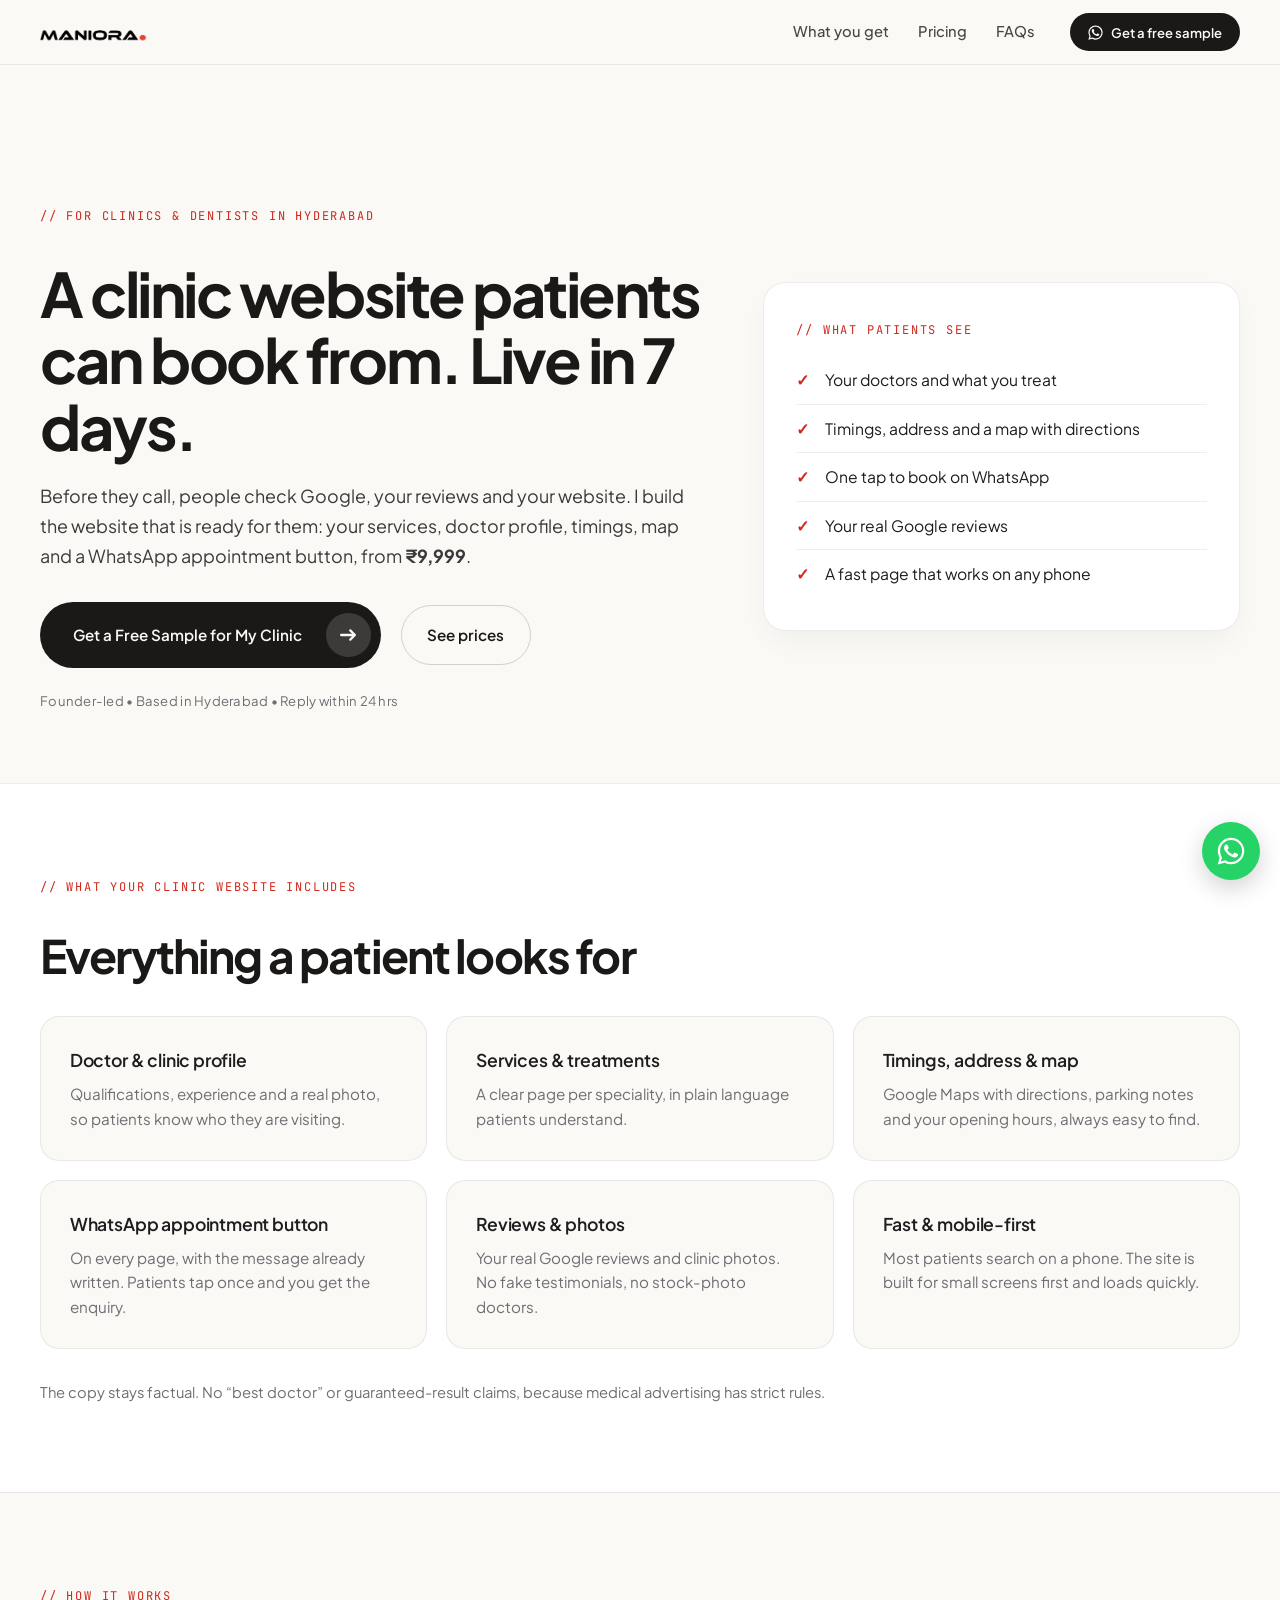
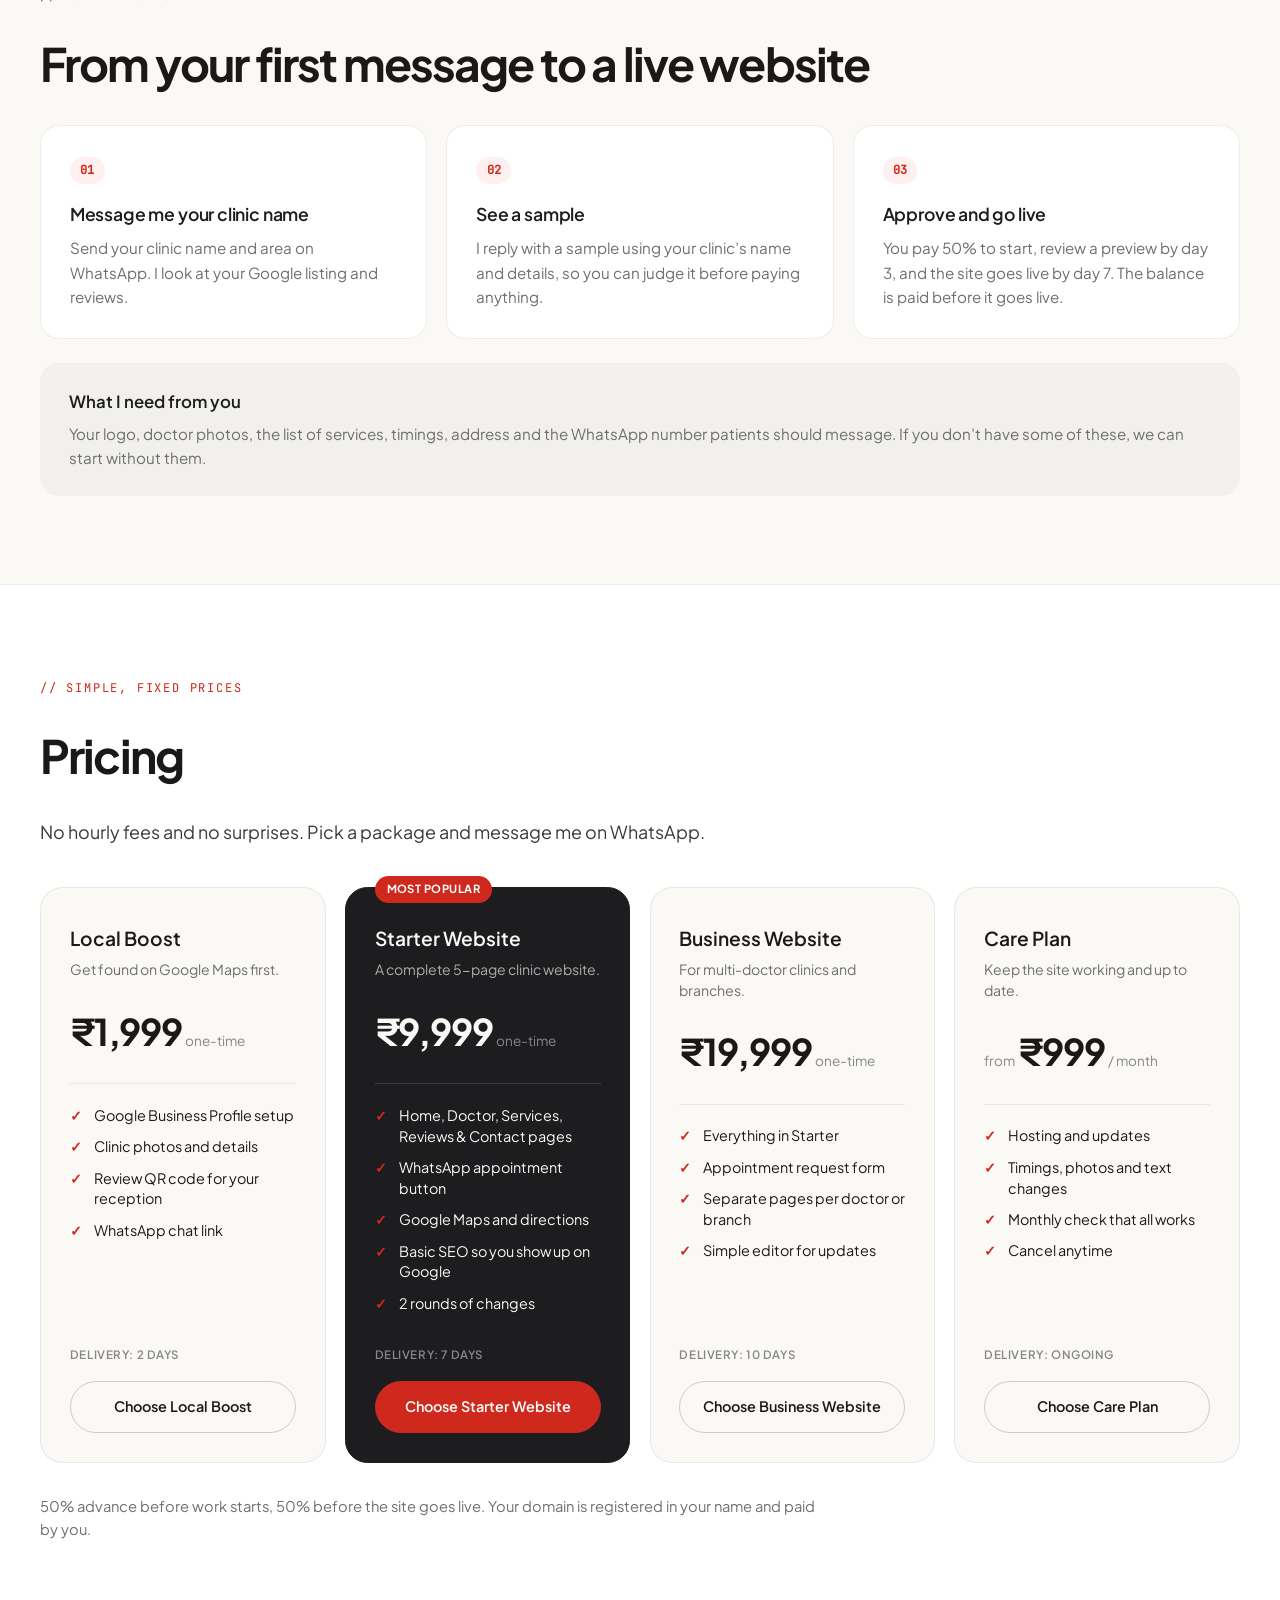
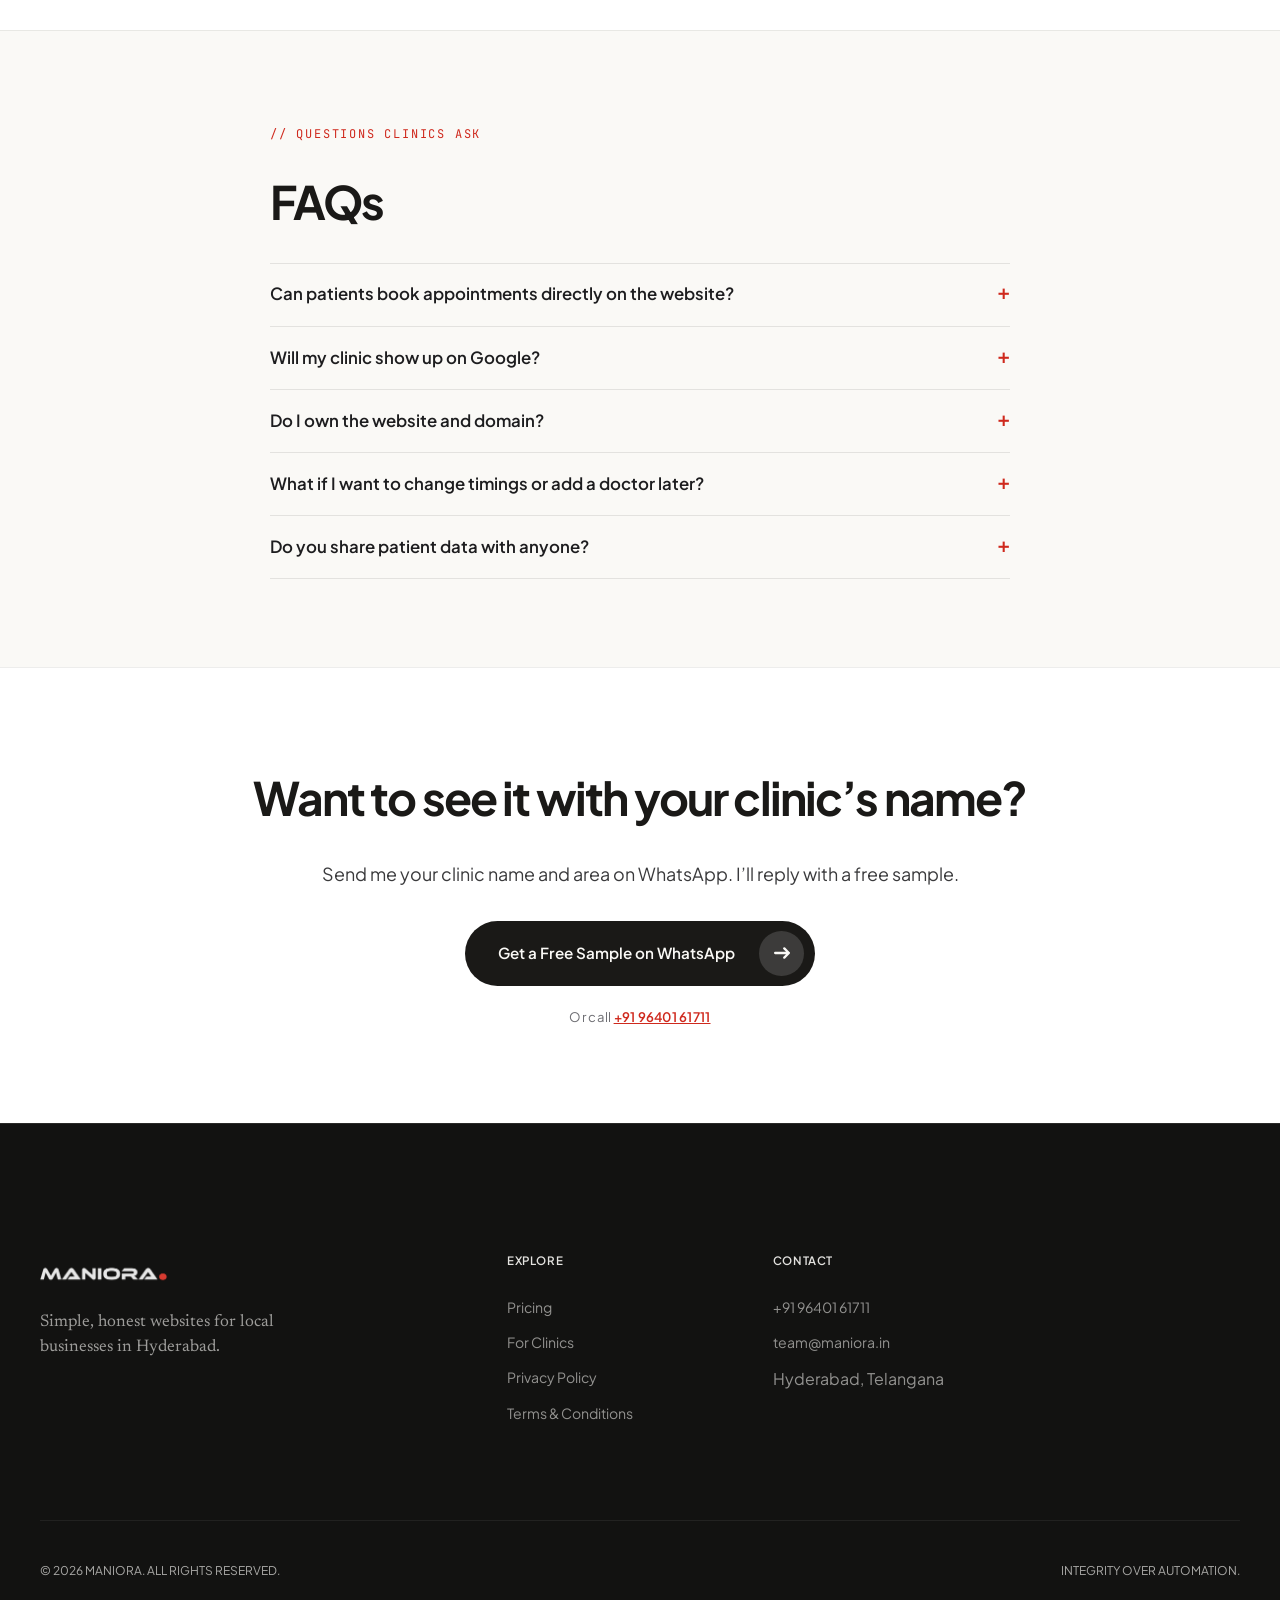
<file: clinics.html>
<!DOCTYPE html>
<html lang="en">
<head>
    <meta charset="UTF-8">
    <meta name="viewport" content="width=device-width, initial-scale=1.0">
    <title>Website for Clinics &amp; Dentists in Hyderabad | Maniora</title>
    <meta name="description" content="Mobile-friendly clinic websites for Hyderabad doctors and dentists, live in 7 days from ₹9,999. Services, doctor profile, timings, Google Maps and a WhatsApp appointment button.">
    <meta name="robots" content="index, follow">
    <link rel="canonical" href="https://web.maniora.in/clinics">
    <meta property="og:title" content="Website for Clinics &amp; Dentists in Hyderabad | Maniora">
    <meta property="og:description" content="Mobile-friendly clinic websites for Hyderabad doctors and dentists, live in 7 days from ₹9,999. Services, doctor profile, timings, Google Maps and a WhatsApp appointment button.">
    <meta property="og:type" content="website">
    <meta property="og:url" content="https://web.maniora.in/clinics">
    <meta property="og:image" content="https://web.maniora.in/assets/og-image.jpg">
    <meta property="twitter:card" content="summary_large_image">
    <meta name="theme-color" content="#FAF9F6">
    <link rel="manifest" href="manifest.json">
    <link rel="shortcut icon" href="assets/favicon.ico" type="image/x-icon">
    <link rel="preload" href="assets/fonts/plus-jakarta-sans-700.woff2" as="font" type="font/woff2" crossorigin>
    <link rel="preload" href="assets/fonts/plus-jakarta-sans-400.woff2" as="font" type="font/woff2" crossorigin>
    <link rel="stylesheet" href="styles.css">

    <!-- Google Tag Manager -->
    <script>(function(w,d,s,l,i){w[l]=w[l]||[];w[l].push({'gtm.start':
    new Date().getTime(),event:'gtm.js'});var f=d.getElementsByTagName(s)[0],
    j=d.createElement(s),dl=l!='dataLayer'?'&l='+l:'';j.async=true;j.src=
    'https://www.googletagmanager.com/gtm.js?id='+i+dl;f.parentNode.insertBefore(j,f);
    })(window,document,'script','dataLayer','GTM-N938F8NB');</script>
    <!-- End Google Tag Manager -->
</head>
<body>
    <!-- Google Tag Manager (noscript) -->
    <noscript><iframe src="https://www.googletagmanager.com/ns.html?id=GTM-N938F8NB"
    height="0" width="0" style="display:none;visibility:hidden"></iframe></noscript>
    <!-- End Google Tag Manager (noscript) -->
    <header class="pg-header">
        <div class="container pg-header-inner">
            <a href="/" class="brand-logo" aria-label="Maniora Homepage"><img src="assets/logo1.webp" alt="Maniora" class="nav-logo-img" width="130" height="37"></a>
            <nav class="pg-header-links" aria-label="Page"><a href="#includes">What you get</a><a href="#pricing">Pricing</a><a href="#faq">FAQs</a></nav>
            <a href="https://wa.me/919640161711?text=Hi%20Mani%2C%20I%20run%20a%20clinic%20in%20Hyderabad%20and%20I%27d%20like%20a%20free%20sample%20website%20for%20it.%20Clinic%20name%20and%20area%3A%20" target="_blank" rel="noopener" class="pg-wa-btn wa-track" data-wa-loc="header"><svg width="15" height="15" viewBox="0 0 24 24" fill="currentColor" aria-hidden="true"><path d="M17.47 14.38c-.3-.15-1.76-.87-2.03-.97-.27-.1-.47-.15-.67.15-.2.3-.77.97-.94 1.17-.17.2-.35.22-.65.07-.3-.15-1.26-.46-2.4-1.48-.89-.79-1.49-1.77-1.66-2.07-.17-.3-.02-.46.13-.61.13-.13.3-.35.45-.52.15-.17.2-.3.3-.5.1-.2.05-.37-.02-.52-.08-.15-.67-1.61-.92-2.21-.24-.58-.49-.5-.67-.51h-.57c-.2 0-.52.07-.79.37-.27.3-1.04 1.02-1.04 2.48s1.07 2.88 1.21 3.08c.15.2 2.1 3.2 5.08 4.49.71.31 1.26.49 1.69.63.71.23 1.36.2 1.87.12.57-.09 1.76-.72 2.01-1.41.25-.69.25-1.29.17-1.41-.07-.12-.27-.2-.57-.35zM12.05 21.5h-.01a9.4 9.4 0 0 1-4.79-1.31l-.34-.2-3.56.93.95-3.47-.22-.36a9.41 9.41 0 0 1-1.44-5.02c0-5.2 4.23-9.43 9.44-9.43 2.52 0 4.89.98 6.67 2.77a9.37 9.37 0 0 1 2.76 6.67c0 5.2-4.24 9.43-9.44 9.43zm8.03-17.46A11.27 11.27 0 0 0 12.05.72C5.8.72.71 5.8.71 12.06c0 2 .52 3.95 1.52 5.67L.62 23.6l6.02-1.58a11.32 11.32 0 0 0 5.4 1.38h.01c6.25 0 11.34-5.09 11.34-11.34 0-3.03-1.18-5.88-3.31-8.02z"/></svg><span>Get a free sample</span></a>
        </div>
    </header>
    <main>
        <section class="pg-hero">
            <div class="container pg-hero-grid">
                <div>
                    <span class="mono-tag">// FOR CLINICS &amp; DENTISTS IN HYDERABAD</span>
                    <h1 class="display-title pg-h1">A clinic website patients can book from. Live in 7 days.</h1>
                    <p class="pg-lead">Before they call, people check Google, your reviews and your website. I build the website that is ready for them: your services, doctor profile, timings, map and a WhatsApp appointment button, from <strong>₹9,999</strong>.</p>
                    <div class="pg-cta-row">
                        <a href="https://wa.me/919640161711?text=Hi%20Mani%2C%20I%20run%20a%20clinic%20in%20Hyderabad%20and%20I%27d%20like%20a%20free%20sample%20website%20for%20it.%20Clinic%20name%20and%20area%3A%20" target="_blank" rel="noopener" class="btn-primary group wa-track" data-wa-loc="clinics-hero">
                            <span>Get a Free Sample for My Clinic</span>
                            <span class="btn-icon"><svg width="14" height="14" viewBox="0 0 14 14" fill="none" aria-hidden="true"><path d="M1 7H13M9 3L13 7L9 11" stroke="currentColor" stroke-width="2" stroke-linecap="round" stroke-linejoin="round"/></svg></span>
                        </a>
                        <a href="#pricing" class="btn-ghost">See prices</a>
                    </div>
                    <p class="pg-meta">Founder-led &bull; Based in Hyderabad &bull; Reply within 24 hrs</p>
                </div>
                <aside class="pg-hero-card" aria-label="What a patient sees">
                    <span class="mono-tag" style="margin-bottom: 1rem;">// WHAT PATIENTS SEE</span>
                    <ul class="pg-checks">
                        <li>Your doctors and what you treat</li>
                        <li>Timings, address and a map with directions</li>
                        <li>One tap to book on WhatsApp</li>
                        <li>Your real Google reviews</li>
                        <li>A fast page that works on any phone</li>
                    </ul>
                </aside>
            </div>
        </section>

        <section class="pg-section pg-white" id="includes">
            <div class="container">
                <span class="mono-tag">// WHAT YOUR CLINIC WEBSITE INCLUDES</span>
                <h2 class="display-title pg-h2">Everything a patient looks for</h2>
                <div class="pg-grid">
                    <div class="pg-card"><h3>Doctor &amp; clinic profile</h3><p>Qualifications, experience and a real photo, so patients know who they are visiting.</p></div>
                    <div class="pg-card"><h3>Services &amp; treatments</h3><p>A clear page per speciality, in plain language patients understand.</p></div>
                    <div class="pg-card"><h3>Timings, address &amp; map</h3><p>Google Maps with directions, parking notes and your opening hours, always easy to find.</p></div>
                    <div class="pg-card"><h3>WhatsApp appointment button</h3><p>On every page, with the message already written. Patients tap once and you get the enquiry.</p></div>
                    <div class="pg-card"><h3>Reviews &amp; photos</h3><p>Your real Google reviews and clinic photos. No fake testimonials, no stock-photo doctors.</p></div>
                    <div class="pg-card"><h3>Fast &amp; mobile-first</h3><p>Most patients search on a phone. The site is built for small screens first and loads quickly.</p></div>
                </div>
                <p class="pg-note">The copy stays factual. No &ldquo;best doctor&rdquo; or guaranteed-result claims, because medical advertising has strict rules.</p>
            </div>
        </section>

        <section class="pg-section">
            <div class="container">
                <span class="mono-tag">// HOW IT WORKS</span>
                <h2 class="display-title pg-h2">From your first message to a live website</h2>
                <div class="pg-steps">
                    <div class="pg-step"><span class="pg-step-n">01</span><h3>Message me your clinic name</h3><p>Send your clinic name and area on WhatsApp. I look at your Google listing and reviews.</p></div>
                    <div class="pg-step"><span class="pg-step-n">02</span><h3>See a sample</h3><p>I reply with a sample using your clinic&rsquo;s name and details, so you can judge it before paying anything.</p></div>
                    <div class="pg-step"><span class="pg-step-n">03</span><h3>Approve and go live</h3><p>You pay 50% to start, review a preview by day 3, and the site goes live by day 7. The balance is paid before it goes live.</p></div>
                </div>
                <div class="pg-need">
                    <h3>What I need from you</h3>
                    <p>Your logo, doctor photos, the list of services, timings, address and the WhatsApp number patients should message. If you don&rsquo;t have some of these, we can start without them.</p>
                </div>
            </div>
        </section>

        <section class="pg-section pg-white" id="pricing">
            <div class="container">
                <span class="mono-tag">// SIMPLE, FIXED PRICES</span>
                <h2 class="display-title pg-h2">Pricing</h2>
                <p class="pg-lead" style="max-width: 60ch;">No hourly fees and no surprises. Pick a package and message me on WhatsApp.</p>
                <div class="price-grid" style="margin-top: 2.5rem;">
                    <div class="price-card">
                        <h3 class="price-name">Local Boost</h3>
                        <p class="price-tag">Get found on Google Maps first.</p>
                        <div class="price-amount"><span class="price-num">₹1,999</span> <span class="price-per">one-time</span></div>
                        <ul class="price-list"><li>Google Business Profile setup</li><li>Clinic photos and details</li><li>Review QR code for your reception</li><li>WhatsApp chat link</li></ul>
                        <span class="price-delivery">Delivery: 2 days</span>
                        <a href="https://wa.me/919640161711?text=Hi%20Mani%2C%20I%20run%20a%20clinic%20in%20Hyderabad%20and%20I%27m%20interested%20in%20the%20Local%20Boost%20%28%E2%82%B91%2C999%29.%20Clinic%20name%20and%20area%3A%20" target="_blank" rel="noopener" class="price-btn wa-track" data-wa-loc="clinics-local-boost">Choose Local Boost</a>
                    </div>
                    <div class="price-card price-card--hot">
                        <span class="price-badge">Most popular</span><h3 class="price-name">Starter Website</h3>
                        <p class="price-tag">A complete 5-page clinic website.</p>
                        <div class="price-amount"><span class="price-num">₹9,999</span> <span class="price-per">one-time</span></div>
                        <ul class="price-list"><li>Home, Doctor, Services, Reviews &amp; Contact pages</li><li>WhatsApp appointment button</li><li>Google Maps and directions</li><li>Basic SEO so you show up on Google</li><li>2 rounds of changes</li></ul>
                        <span class="price-delivery">Delivery: 7 days</span>
                        <a href="https://wa.me/919640161711?text=Hi%20Mani%2C%20I%20run%20a%20clinic%20in%20Hyderabad%20and%20I%27m%20interested%20in%20the%20Starter%20Website%20%28%E2%82%B99%2C999%29.%20Clinic%20name%20and%20area%3A%20" target="_blank" rel="noopener" class="price-btn wa-track" data-wa-loc="clinics-starter-website">Choose Starter Website</a>
                    </div>
                    <div class="price-card">
                        <h3 class="price-name">Business Website</h3>
                        <p class="price-tag">For multi-doctor clinics and branches.</p>
                        <div class="price-amount"><span class="price-num">₹19,999</span> <span class="price-per">one-time</span></div>
                        <ul class="price-list"><li>Everything in Starter</li><li>Appointment request form</li><li>Separate pages per doctor or branch</li><li>Simple editor for updates</li></ul>
                        <span class="price-delivery">Delivery: 10 days</span>
                        <a href="https://wa.me/919640161711?text=Hi%20Mani%2C%20I%20run%20a%20clinic%20in%20Hyderabad%20and%20I%27m%20interested%20in%20the%20Business%20Website%20%28%E2%82%B919%2C999%29.%20Clinic%20name%20and%20area%3A%20" target="_blank" rel="noopener" class="price-btn wa-track" data-wa-loc="clinics-business-website">Choose Business Website</a>
                    </div>
                    <div class="price-card">
                        <h3 class="price-name">Care Plan</h3>
                        <p class="price-tag">Keep the site working and up to date.</p>
                        <div class="price-amount"><span class="price-from">from</span> <span class="price-num">₹999</span> <span class="price-per">/ month</span></div>
                        <ul class="price-list"><li>Hosting and updates</li><li>Timings, photos and text changes</li><li>Monthly check that all works</li><li>Cancel anytime</li></ul>
                        <span class="price-delivery">Delivery: Ongoing</span>
                        <a href="https://wa.me/919640161711?text=Hi%20Mani%2C%20I%20run%20a%20clinic%20in%20Hyderabad%20and%20I%27m%20interested%20in%20the%20Care%20Plan%20%28%E2%82%B9999%29.%20Clinic%20name%20and%20area%3A%20" target="_blank" rel="noopener" class="price-btn wa-track" data-wa-loc="clinics-care-plan">Choose Care Plan</a>
                    </div>
                </div>
                <p class="pg-note">50% advance before work starts, 50% before the site goes live. Your domain is registered in your name and paid by you.</p>
            </div>
        </section>

        <section class="pg-section" id="faq">
            <div class="container pg-faq-wrap">
                <span class="mono-tag">// QUESTIONS CLINICS ASK</span>
                <h2 class="display-title pg-h2">FAQs</h2>
                <details class="pg-faq"><summary>Can patients book appointments directly on the website?</summary><p>Every package has a WhatsApp appointment button, so patients can message you in one tap. The Business Website also has an appointment request form that sends you the details.</p></details>
                <details class="pg-faq"><summary>Will my clinic show up on Google?</summary><p>The site includes basic SEO and links to your Google Business Profile, which helps. I can&rsquo;t promise a particular ranking, because nobody honestly can.</p></details>
                <details class="pg-faq"><summary>Do I own the website and domain?</summary><p>Yes. The domain is registered in your name, and you own the website content and finished files after full payment.</p></details>
                <details class="pg-faq"><summary>What if I want to change timings or add a doctor later?</summary><p>Small changes are covered by the Care Plan from ₹999 a month. You can also ask for one-off changes, which are quoted upfront.</p></details>
                <details class="pg-faq"><summary>Do you share patient data with anyone?</summary><p>The website doesn&rsquo;t collect patient health information. Appointment messages go to your own WhatsApp. See the <a href="/privacy">Privacy Policy</a> for details.</p></details>
            </div>
        </section>

        <section class="pg-section pg-cta">
            <div class="container" style="text-align: center;">
                <h2 class="display-title pg-h2" style="margin-left: auto; margin-right: auto;">Want to see it with your clinic&rsquo;s name?</h2>
                <p class="pg-lead" style="margin: 0 auto 2rem auto; max-width: 52ch;">Send me your clinic name and area on WhatsApp. I&rsquo;ll reply with a free sample.</p>
                <a href="https://wa.me/919640161711?text=Hi%20Mani%2C%20I%20run%20a%20clinic%20in%20Hyderabad%20and%20I%27d%20like%20a%20free%20sample%20website%20for%20it.%20Clinic%20name%20and%20area%3A%20" target="_blank" rel="noopener" class="btn-primary group wa-track" data-wa-loc="clinics-bottom">
                    <span>Get a Free Sample on WhatsApp</span>
                    <span class="btn-icon"><svg width="14" height="14" viewBox="0 0 14 14" fill="none" aria-hidden="true"><path d="M1 7H13M9 3L13 7L9 11" stroke="currentColor" stroke-width="2" stroke-linecap="round" stroke-linejoin="round"/></svg></span>
                </a>
                <p class="pg-meta" style="margin-top: 1.2rem;">Or call <a href="tel:+919640161711">+91 96401 61711</a></p>
            </div>
        </section>
    </main>
    <footer class="main-footer pg-footer">
        <div class="container">
            <div class="footer-layout">
                <div class="footer-brand">
                    <a href="/" class="footer-logo-link" aria-label="Maniora Homepage"><img src="assets/logo2White.webp" alt="Maniora" class="footer-logo-img" width="130" height="37" loading="lazy"></a>
                    <p class="footer-tagline">Simple, honest websites for local businesses in Hyderabad.</p>
                </div>
                <div class="footer-meta">
                    <div class="meta-col">
                        <span class="mono-tag">EXPLORE</span>
                        <a href="/#pricing">Pricing</a>
                        <a href="/clinics">For Clinics</a>
                        <a href="/privacy">Privacy Policy</a>
                        <a href="/terms">Terms &amp; Conditions</a>
                    </div>
                    <div class="meta-col">
                        <span class="mono-tag">CONTACT</span>
                        <a href="tel:+919640161711">+91 96401 61711</a>
                        <a href="mailto:team@maniora.in">team@maniora.in</a>
                        <span style="opacity: 0.7; font-size: inherit;">Hyderabad, Telangana</span>
                    </div>
                </div>
            </div>
            <div class="footer-bottom">
                <span class="font-mono">© 2026 MANIORA. ALL RIGHTS RESERVED.</span>
                <span class="font-mono">INTEGRITY OVER AUTOMATION.</span>
            </div>
        </div>
    </footer>
    <a href="https://wa.me/919640161711?text=Hi%20Mani%2C%20I%20run%20a%20clinic%20in%20Hyderabad%20and%20I%27d%20like%20a%20free%20sample%20website%20for%20it.%20Clinic%20name%20and%20area%3A%20" target="_blank" rel="noopener" class="wa-float wa-track" data-wa-loc="floating" aria-label="Chat with Maniora on WhatsApp">
        <svg width="28" height="28" viewBox="0 0 24 24" fill="#fff" aria-hidden="true"><path d="M17.47 14.38c-.3-.15-1.76-.87-2.03-.97-.27-.1-.47-.15-.67.15-.2.3-.77.97-.94 1.17-.17.2-.35.22-.65.07-.3-.15-1.26-.46-2.4-1.48-.89-.79-1.49-1.77-1.66-2.07-.17-.3-.02-.46.13-.61.13-.13.3-.35.45-.52.15-.17.2-.3.3-.5.1-.2.05-.37-.02-.52-.08-.15-.67-1.61-.92-2.21-.24-.58-.49-.5-.67-.51h-.57c-.2 0-.52.07-.79.37-.27.3-1.04 1.02-1.04 2.48s1.07 2.88 1.21 3.08c.15.2 2.1 3.2 5.08 4.49.71.31 1.26.49 1.69.63.71.23 1.36.2 1.87.12.57-.09 1.76-.72 2.01-1.41.25-.69.25-1.29.17-1.41-.07-.12-.27-.2-.57-.35zM12.05 21.5h-.01a9.4 9.4 0 0 1-4.79-1.31l-.34-.2-3.56.93.95-3.47-.22-.36a9.41 9.41 0 0 1-1.44-5.02c0-5.2 4.23-9.43 9.44-9.43 2.52 0 4.89.98 6.67 2.77a9.37 9.37 0 0 1 2.76 6.67c0 5.2-4.24 9.43-9.44 9.43zm8.03-17.46A11.27 11.27 0 0 0 12.05.72C5.8.72.71 5.8.71 12.06c0 2 .52 3.95 1.52 5.67L.62 23.6l6.02-1.58a11.32 11.32 0 0 0 5.4 1.38h.01c6.25 0 11.34-5.09 11.34-11.34 0-3.03-1.18-5.88-3.31-8.02z"/></svg>
    </a>
    <script src="script.js"></script>
</body>
</html>
</file>
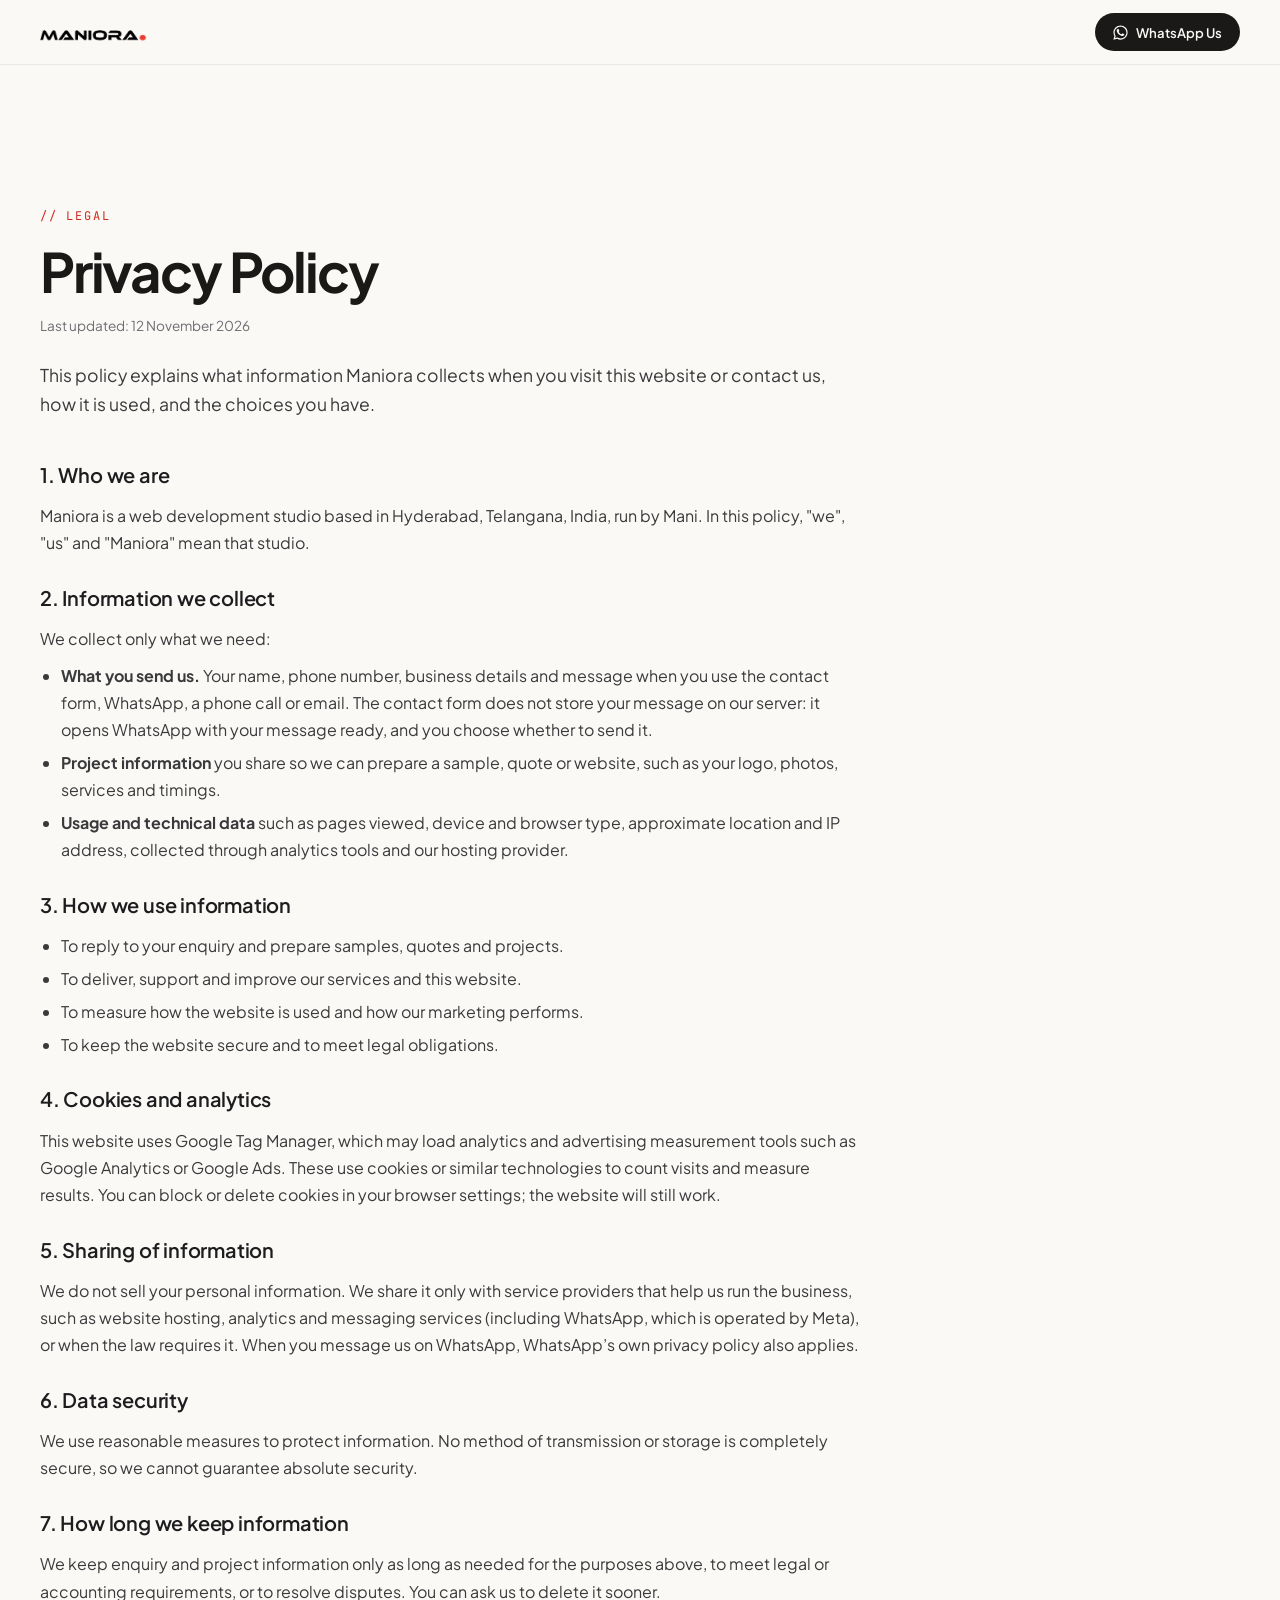
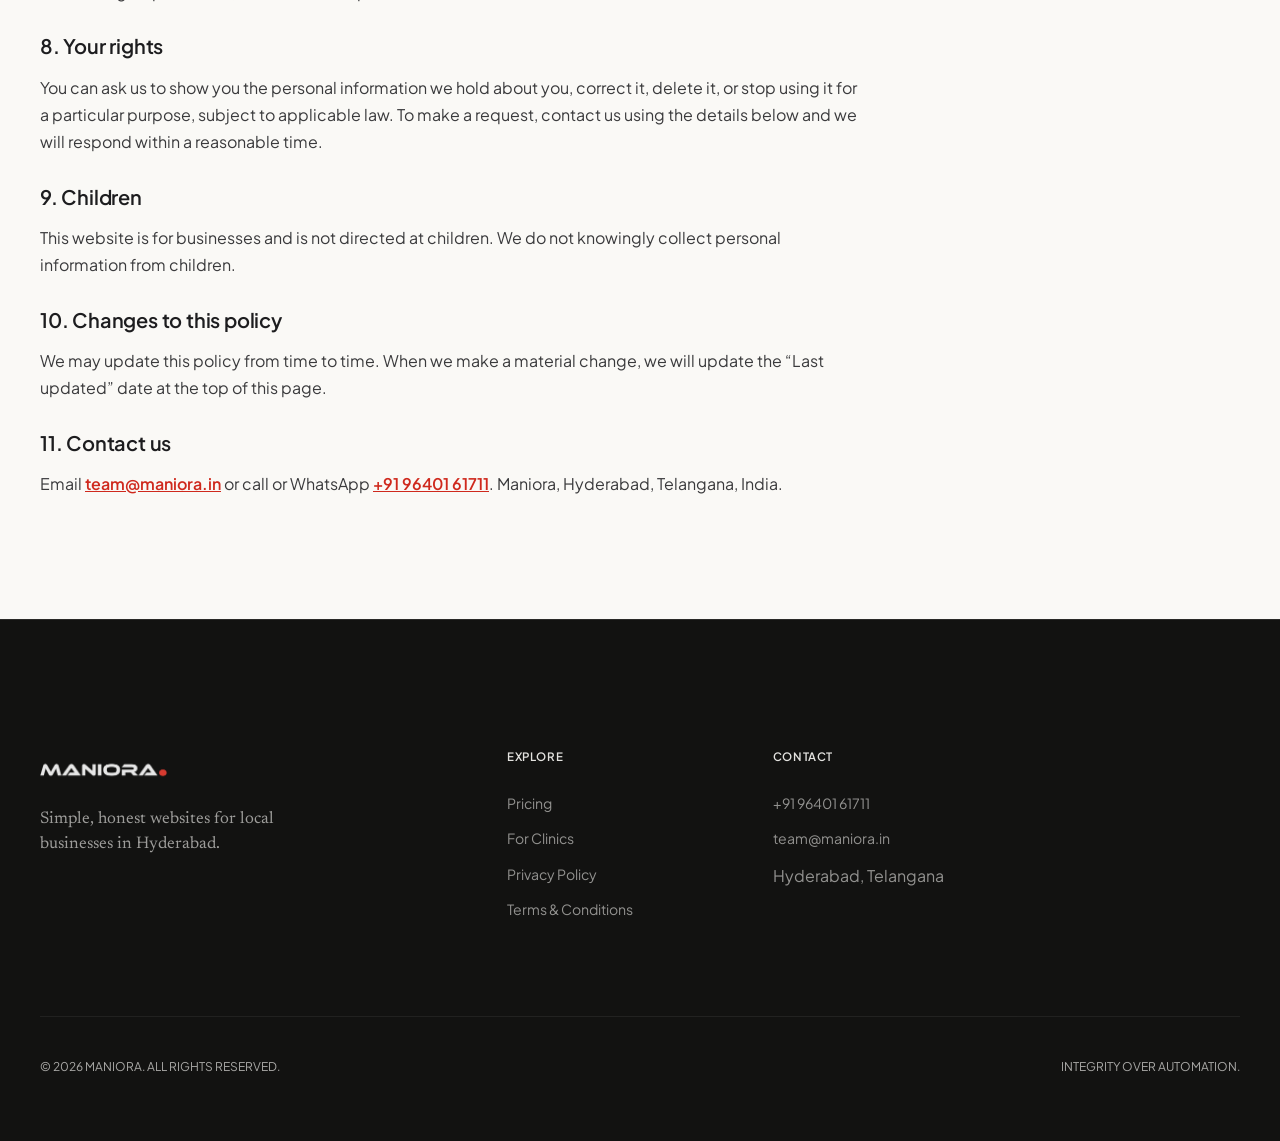
<file: privacy.html>
<!DOCTYPE html>
<html lang="en">
<head>
    <meta charset="UTF-8">
    <meta name="viewport" content="width=device-width, initial-scale=1.0">
    <title>Privacy Policy | Maniora</title>
    <meta name="description" content="Privacy Policy for Maniora, a web development studio in Hyderabad, India.">
    <meta name="robots" content="index, follow">
    <link rel="canonical" href="https://web.maniora.in/privacy">
    <meta property="og:title" content="Privacy Policy | Maniora">
    <meta property="og:description" content="Privacy Policy for Maniora, a web development studio in Hyderabad, India.">
    <meta property="og:type" content="website">
    <meta property="og:url" content="https://web.maniora.in/privacy">
    <meta property="og:image" content="https://web.maniora.in/assets/og-image.jpg">
    <meta property="twitter:card" content="summary_large_image">
    <meta name="theme-color" content="#FAF9F6">
    <link rel="manifest" href="manifest.json">
    <link rel="shortcut icon" href="assets/favicon.ico" type="image/x-icon">
    <link rel="preload" href="assets/fonts/plus-jakarta-sans-700.woff2" as="font" type="font/woff2" crossorigin>
    <link rel="preload" href="assets/fonts/plus-jakarta-sans-400.woff2" as="font" type="font/woff2" crossorigin>
    <link rel="stylesheet" href="styles.css">

    <!-- Google Tag Manager -->
    <script>(function(w,d,s,l,i){w[l]=w[l]||[];w[l].push({'gtm.start':
    new Date().getTime(),event:'gtm.js'});var f=d.getElementsByTagName(s)[0],
    j=d.createElement(s),dl=l!='dataLayer'?'&l='+l:'';j.async=true;j.src=
    'https://www.googletagmanager.com/gtm.js?id='+i+dl;f.parentNode.insertBefore(j,f);
    })(window,document,'script','dataLayer','GTM-N938F8NB');</script>
    <!-- End Google Tag Manager -->
</head>
<body>
    <!-- Google Tag Manager (noscript) -->
    <noscript><iframe src="https://www.googletagmanager.com/ns.html?id=GTM-N938F8NB"
    height="0" width="0" style="display:none;visibility:hidden"></iframe></noscript>
    <!-- End Google Tag Manager (noscript) -->
    <header class="pg-header">
        <div class="container pg-header-inner">
            <a href="/" class="brand-logo" aria-label="Maniora Homepage"><img src="assets/logo1.webp" alt="Maniora" class="nav-logo-img" width="130" height="37"></a>
            <nav class="pg-header-links" aria-label="Page"></nav>
            <a href="https://wa.me/919640161711?text=Hi%20Mani%2C%20I%20have%20a%20question%20about%20Maniora." target="_blank" rel="noopener" class="pg-wa-btn wa-track" data-wa-loc="header"><svg width="15" height="15" viewBox="0 0 24 24" fill="currentColor" aria-hidden="true"><path d="M17.47 14.38c-.3-.15-1.76-.87-2.03-.97-.27-.1-.47-.15-.67.15-.2.3-.77.97-.94 1.17-.17.2-.35.22-.65.07-.3-.15-1.26-.46-2.4-1.48-.89-.79-1.49-1.77-1.66-2.07-.17-.3-.02-.46.13-.61.13-.13.3-.35.45-.52.15-.17.2-.3.3-.5.1-.2.05-.37-.02-.52-.08-.15-.67-1.61-.92-2.21-.24-.58-.49-.5-.67-.51h-.57c-.2 0-.52.07-.79.37-.27.3-1.04 1.02-1.04 2.48s1.07 2.88 1.21 3.08c.15.2 2.1 3.2 5.08 4.49.71.31 1.26.49 1.69.63.71.23 1.36.2 1.87.12.57-.09 1.76-.72 2.01-1.41.25-.69.25-1.29.17-1.41-.07-.12-.27-.2-.57-.35zM12.05 21.5h-.01a9.4 9.4 0 0 1-4.79-1.31l-.34-.2-3.56.93.95-3.47-.22-.36a9.41 9.41 0 0 1-1.44-5.02c0-5.2 4.23-9.43 9.44-9.43 2.52 0 4.89.98 6.67 2.77a9.37 9.37 0 0 1 2.76 6.67c0 5.2-4.24 9.43-9.44 9.43zm8.03-17.46A11.27 11.27 0 0 0 12.05.72C5.8.72.71 5.8.71 12.06c0 2 .52 3.95 1.52 5.67L.62 23.6l6.02-1.58a11.32 11.32 0 0 0 5.4 1.38h.01c6.25 0 11.34-5.09 11.34-11.34 0-3.03-1.18-5.88-3.31-8.02z"/></svg><span>WhatsApp Us</span></a>
        </div>
    </header>
    <main class="legal">
        <div class="container legal-inner">
            <span class="mono-tag">// LEGAL</span>
            <h1 class="display-title" style="font-size: clamp(2.2rem, 4.4vw, 3.4rem); line-height: 1.1; margin: 0 0 0.8rem 0;">Privacy Policy</h1>
            <p class="legal-updated">Last updated: 12 November 2026</p>
            <p class="legal-lead">This policy explains what information Maniora collects when you visit this website or contact us, how it is used, and the choices you have.</p>
            <section class="legal-sec"><h2>1. Who we are</h2><p>Maniora is a web development studio based in Hyderabad, Telangana, India, run by Mani. In this policy, "we", "us" and "Maniora" mean that studio.</p></section><section class="legal-sec"><h2>2. Information we collect</h2><p>We collect only what we need:</p><ul><li><strong>What you send us.</strong> Your name, phone number, business details and message when you use the contact form, WhatsApp, a phone call or email. The contact form does not store your message on our server: it opens WhatsApp with your message ready, and you choose whether to send it.</li><li><strong>Project information</strong> you share so we can prepare a sample, quote or website, such as your logo, photos, services and timings.</li><li><strong>Usage and technical data</strong> such as pages viewed, device and browser type, approximate location and IP address, collected through analytics tools and our hosting provider.</li></ul></section><section class="legal-sec"><h2>3. How we use information</h2><ul><li>To reply to your enquiry and prepare samples, quotes and projects.</li><li>To deliver, support and improve our services and this website.</li><li>To measure how the website is used and how our marketing performs.</li><li>To keep the website secure and to meet legal obligations.</li></ul></section><section class="legal-sec"><h2>4. Cookies and analytics</h2><p>This website uses Google Tag Manager, which may load analytics and advertising measurement tools such as Google Analytics or Google Ads. These use cookies or similar technologies to count visits and measure results. You can block or delete cookies in your browser settings; the website will still work.</p></section><section class="legal-sec"><h2>5. Sharing of information</h2><p>We do not sell your personal information. We share it only with service providers that help us run the business, such as website hosting, analytics and messaging services (including WhatsApp, which is operated by Meta), or when the law requires it. When you message us on WhatsApp, WhatsApp&rsquo;s own privacy policy also applies.</p></section><section class="legal-sec"><h2>6. Data security</h2><p>We use reasonable measures to protect information. No method of transmission or storage is completely secure, so we cannot guarantee absolute security.</p></section><section class="legal-sec"><h2>7. How long we keep information</h2><p>We keep enquiry and project information only as long as needed for the purposes above, to meet legal or accounting requirements, or to resolve disputes. You can ask us to delete it sooner.</p></section><section class="legal-sec"><h2>8. Your rights</h2><p>You can ask us to show you the personal information we hold about you, correct it, delete it, or stop using it for a particular purpose, subject to applicable law. To make a request, contact us using the details below and we will respond within a reasonable time.</p></section><section class="legal-sec"><h2>9. Children</h2><p>This website is for businesses and is not directed at children. We do not knowingly collect personal information from children.</p></section><section class="legal-sec"><h2>10. Changes to this policy</h2><p>We may update this policy from time to time. When we make a material change, we will update the &ldquo;Last updated&rdquo; date at the top of this page.</p></section><section class="legal-sec"><h2>11. Contact us</h2><p>Email <a href="mailto:team@maniora.in">team@maniora.in</a> or call or WhatsApp <a href="tel:+919640161711">+91 96401 61711</a>. Maniora, Hyderabad, Telangana, India.</p></section>
        </div>
    </main>
    <footer class="main-footer pg-footer">
        <div class="container">
            <div class="footer-layout">
                <div class="footer-brand">
                    <a href="/" class="footer-logo-link" aria-label="Maniora Homepage"><img src="assets/logo2White.webp" alt="Maniora" class="footer-logo-img" width="130" height="37" loading="lazy"></a>
                    <p class="footer-tagline">Simple, honest websites for local businesses in Hyderabad.</p>
                </div>
                <div class="footer-meta">
                    <div class="meta-col">
                        <span class="mono-tag">EXPLORE</span>
                        <a href="/#pricing">Pricing</a>
                        <a href="/clinics">For Clinics</a>
                        <a href="/privacy">Privacy Policy</a>
                        <a href="/terms">Terms &amp; Conditions</a>
                    </div>
                    <div class="meta-col">
                        <span class="mono-tag">CONTACT</span>
                        <a href="tel:+919640161711">+91 96401 61711</a>
                        <a href="mailto:team@maniora.in">team@maniora.in</a>
                        <span style="opacity: 0.7; font-size: inherit;">Hyderabad, Telangana</span>
                    </div>
                </div>
            </div>
            <div class="footer-bottom">
                <span class="font-mono">© 2026 MANIORA. ALL RIGHTS RESERVED.</span>
                <span class="font-mono">INTEGRITY OVER AUTOMATION.</span>
            </div>
        </div>
    </footer>
    <script src="script.js"></script>
</body>
</html>
</file>
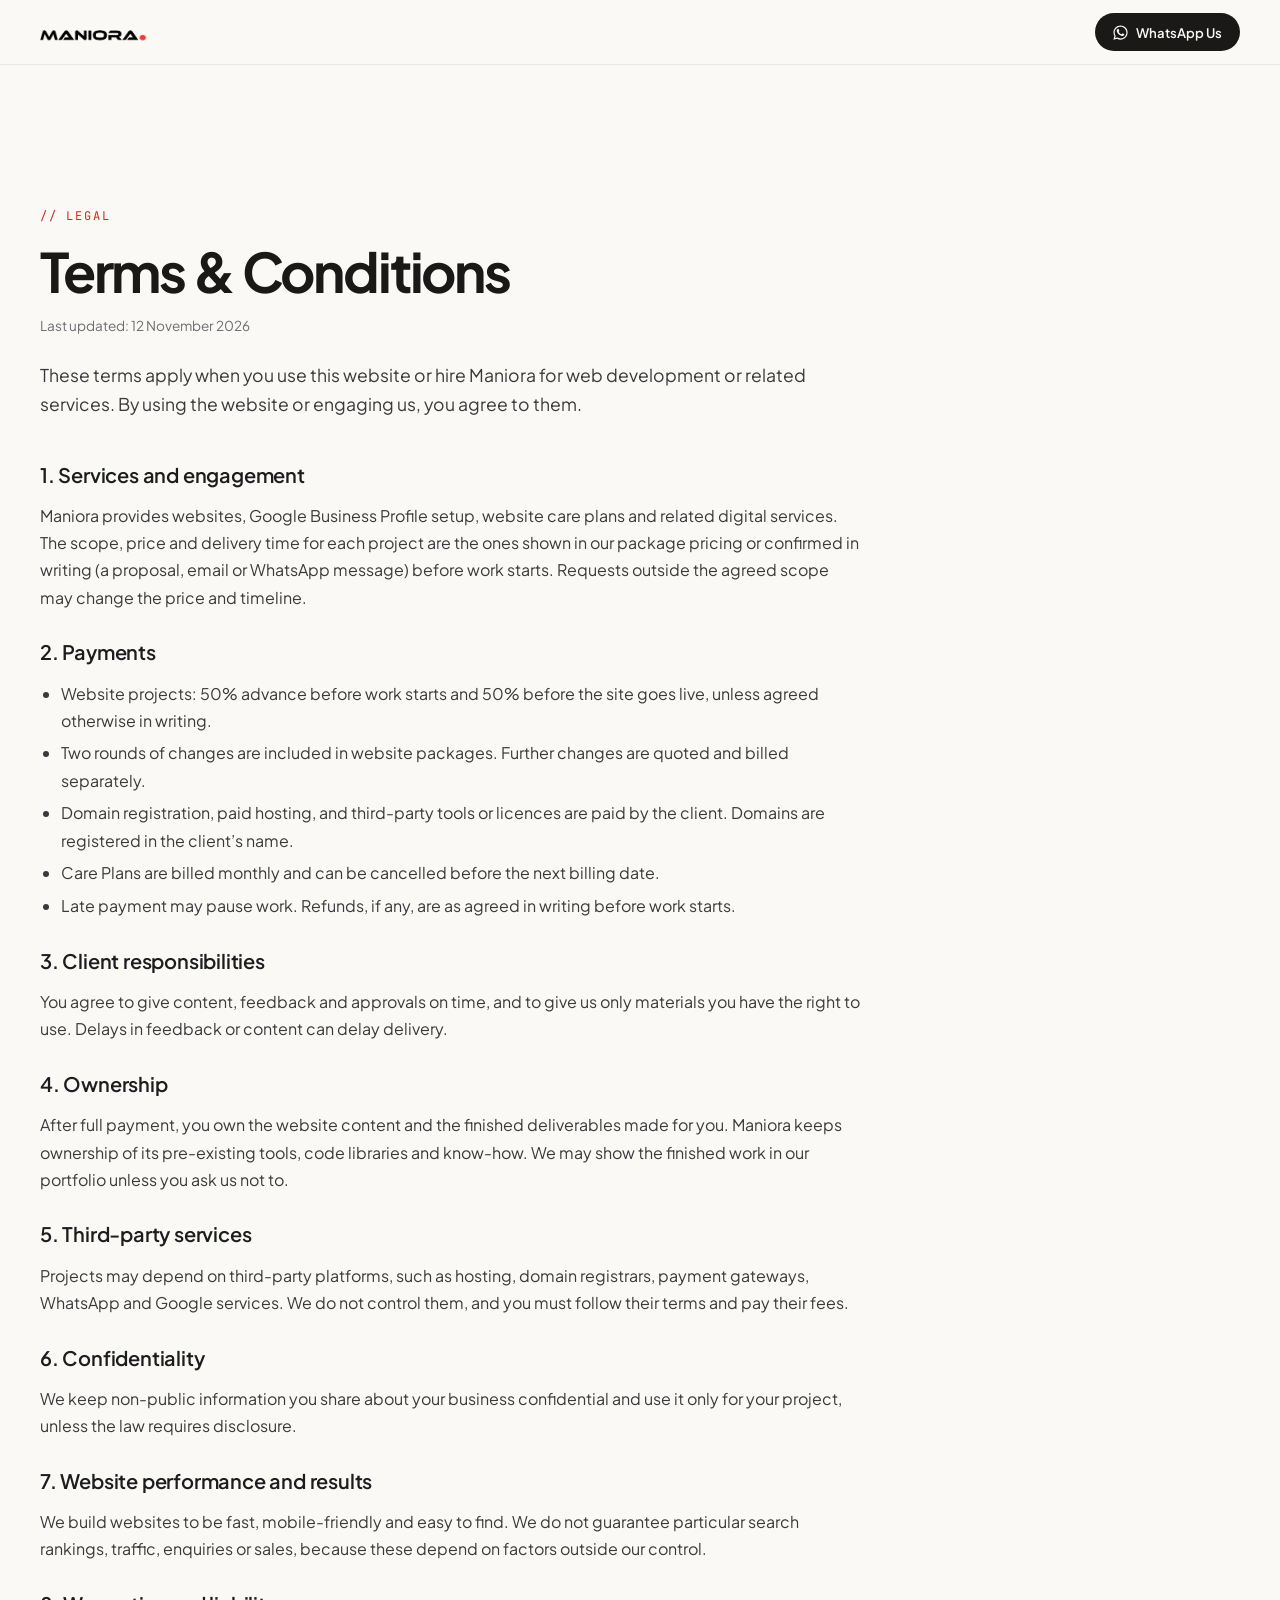
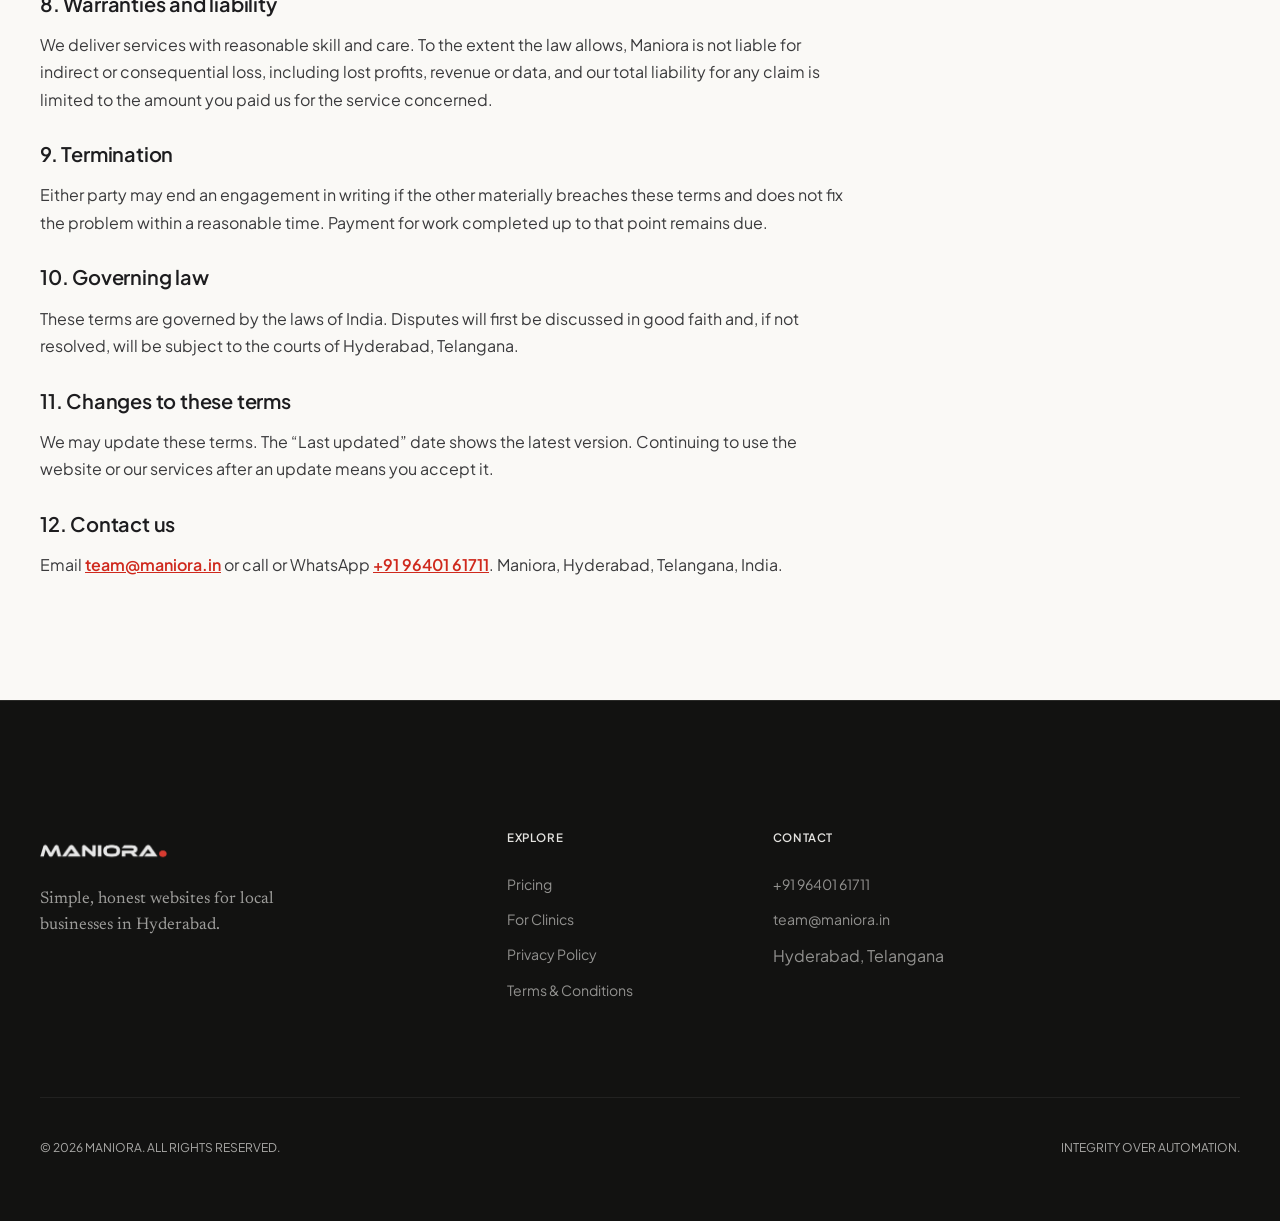
<file: terms.html>
<!DOCTYPE html>
<html lang="en">
<head>
    <meta charset="UTF-8">
    <meta name="viewport" content="width=device-width, initial-scale=1.0">
    <title>Terms &amp; Conditions | Maniora</title>
    <meta name="description" content="Terms &amp; Conditions for Maniora, a web development studio in Hyderabad, India.">
    <meta name="robots" content="index, follow">
    <link rel="canonical" href="https://web.maniora.in/terms">
    <meta property="og:title" content="Terms &amp; Conditions | Maniora">
    <meta property="og:description" content="Terms &amp; Conditions for Maniora, a web development studio in Hyderabad, India.">
    <meta property="og:type" content="website">
    <meta property="og:url" content="https://web.maniora.in/terms">
    <meta property="og:image" content="https://web.maniora.in/assets/og-image.jpg">
    <meta property="twitter:card" content="summary_large_image">
    <meta name="theme-color" content="#FAF9F6">
    <link rel="manifest" href="manifest.json">
    <link rel="shortcut icon" href="assets/favicon.ico" type="image/x-icon">
    <link rel="preload" href="assets/fonts/plus-jakarta-sans-700.woff2" as="font" type="font/woff2" crossorigin>
    <link rel="preload" href="assets/fonts/plus-jakarta-sans-400.woff2" as="font" type="font/woff2" crossorigin>
    <link rel="stylesheet" href="styles.css">

    <!-- Google Tag Manager -->
    <script>(function(w,d,s,l,i){w[l]=w[l]||[];w[l].push({'gtm.start':
    new Date().getTime(),event:'gtm.js'});var f=d.getElementsByTagName(s)[0],
    j=d.createElement(s),dl=l!='dataLayer'?'&l='+l:'';j.async=true;j.src=
    'https://www.googletagmanager.com/gtm.js?id='+i+dl;f.parentNode.insertBefore(j,f);
    })(window,document,'script','dataLayer','GTM-N938F8NB');</script>
    <!-- End Google Tag Manager -->
</head>
<body>
    <!-- Google Tag Manager (noscript) -->
    <noscript><iframe src="https://www.googletagmanager.com/ns.html?id=GTM-N938F8NB"
    height="0" width="0" style="display:none;visibility:hidden"></iframe></noscript>
    <!-- End Google Tag Manager (noscript) -->
    <header class="pg-header">
        <div class="container pg-header-inner">
            <a href="/" class="brand-logo" aria-label="Maniora Homepage"><img src="assets/logo1.webp" alt="Maniora" class="nav-logo-img" width="130" height="37"></a>
            <nav class="pg-header-links" aria-label="Page"></nav>
            <a href="https://wa.me/919640161711?text=Hi%20Mani%2C%20I%20have%20a%20question%20about%20Maniora." target="_blank" rel="noopener" class="pg-wa-btn wa-track" data-wa-loc="header"><svg width="15" height="15" viewBox="0 0 24 24" fill="currentColor" aria-hidden="true"><path d="M17.47 14.38c-.3-.15-1.76-.87-2.03-.97-.27-.1-.47-.15-.67.15-.2.3-.77.97-.94 1.17-.17.2-.35.22-.65.07-.3-.15-1.26-.46-2.4-1.48-.89-.79-1.49-1.77-1.66-2.07-.17-.3-.02-.46.13-.61.13-.13.3-.35.45-.52.15-.17.2-.3.3-.5.1-.2.05-.37-.02-.52-.08-.15-.67-1.61-.92-2.21-.24-.58-.49-.5-.67-.51h-.57c-.2 0-.52.07-.79.37-.27.3-1.04 1.02-1.04 2.48s1.07 2.88 1.21 3.08c.15.2 2.1 3.2 5.08 4.49.71.31 1.26.49 1.69.63.71.23 1.36.2 1.87.12.57-.09 1.76-.72 2.01-1.41.25-.69.25-1.29.17-1.41-.07-.12-.27-.2-.57-.35zM12.05 21.5h-.01a9.4 9.4 0 0 1-4.79-1.31l-.34-.2-3.56.93.95-3.47-.22-.36a9.41 9.41 0 0 1-1.44-5.02c0-5.2 4.23-9.43 9.44-9.43 2.52 0 4.89.98 6.67 2.77a9.37 9.37 0 0 1 2.76 6.67c0 5.2-4.24 9.43-9.44 9.43zm8.03-17.46A11.27 11.27 0 0 0 12.05.72C5.8.72.71 5.8.71 12.06c0 2 .52 3.95 1.52 5.67L.62 23.6l6.02-1.58a11.32 11.32 0 0 0 5.4 1.38h.01c6.25 0 11.34-5.09 11.34-11.34 0-3.03-1.18-5.88-3.31-8.02z"/></svg><span>WhatsApp Us</span></a>
        </div>
    </header>
    <main class="legal">
        <div class="container legal-inner">
            <span class="mono-tag">// LEGAL</span>
            <h1 class="display-title" style="font-size: clamp(2.2rem, 4.4vw, 3.4rem); line-height: 1.1; margin: 0 0 0.8rem 0;">Terms &amp; Conditions</h1>
            <p class="legal-updated">Last updated: 12 November 2026</p>
            <p class="legal-lead">These terms apply when you use this website or hire Maniora for web development or related services. By using the website or engaging us, you agree to them.</p>
            <section class="legal-sec"><h2>1. Services and engagement</h2><p>Maniora provides websites, Google Business Profile setup, website care plans and related digital services. The scope, price and delivery time for each project are the ones shown in our package pricing or confirmed in writing (a proposal, email or WhatsApp message) before work starts. Requests outside the agreed scope may change the price and timeline.</p></section><section class="legal-sec"><h2>2. Payments</h2><ul><li>Website projects: 50% advance before work starts and 50% before the site goes live, unless agreed otherwise in writing.</li><li>Two rounds of changes are included in website packages. Further changes are quoted and billed separately.</li><li>Domain registration, paid hosting, and third-party tools or licences are paid by the client. Domains are registered in the client&rsquo;s name.</li><li>Care Plans are billed monthly and can be cancelled before the next billing date.</li><li>Late payment may pause work. Refunds, if any, are as agreed in writing before work starts.</li></ul></section><section class="legal-sec"><h2>3. Client responsibilities</h2><p>You agree to give content, feedback and approvals on time, and to give us only materials you have the right to use. Delays in feedback or content can delay delivery.</p></section><section class="legal-sec"><h2>4. Ownership</h2><p>After full payment, you own the website content and the finished deliverables made for you. Maniora keeps ownership of its pre-existing tools, code libraries and know-how. We may show the finished work in our portfolio unless you ask us not to.</p></section><section class="legal-sec"><h2>5. Third-party services</h2><p>Projects may depend on third-party platforms, such as hosting, domain registrars, payment gateways, WhatsApp and Google services. We do not control them, and you must follow their terms and pay their fees.</p></section><section class="legal-sec"><h2>6. Confidentiality</h2><p>We keep non-public information you share about your business confidential and use it only for your project, unless the law requires disclosure.</p></section><section class="legal-sec"><h2>7. Website performance and results</h2><p>We build websites to be fast, mobile-friendly and easy to find. We do not guarantee particular search rankings, traffic, enquiries or sales, because these depend on factors outside our control.</p></section><section class="legal-sec"><h2>8. Warranties and liability</h2><p>We deliver services with reasonable skill and care. To the extent the law allows, Maniora is not liable for indirect or consequential loss, including lost profits, revenue or data, and our total liability for any claim is limited to the amount you paid us for the service concerned.</p></section><section class="legal-sec"><h2>9. Termination</h2><p>Either party may end an engagement in writing if the other materially breaches these terms and does not fix the problem within a reasonable time. Payment for work completed up to that point remains due.</p></section><section class="legal-sec"><h2>10. Governing law</h2><p>These terms are governed by the laws of India. Disputes will first be discussed in good faith and, if not resolved, will be subject to the courts of Hyderabad, Telangana.</p></section><section class="legal-sec"><h2>11. Changes to these terms</h2><p>We may update these terms. The &ldquo;Last updated&rdquo; date shows the latest version. Continuing to use the website or our services after an update means you accept it.</p></section><section class="legal-sec"><h2>12. Contact us</h2><p>Email <a href="mailto:team@maniora.in">team@maniora.in</a> or call or WhatsApp <a href="tel:+919640161711">+91 96401 61711</a>. Maniora, Hyderabad, Telangana, India.</p></section>
        </div>
    </main>
    <footer class="main-footer pg-footer">
        <div class="container">
            <div class="footer-layout">
                <div class="footer-brand">
                    <a href="/" class="footer-logo-link" aria-label="Maniora Homepage"><img src="assets/logo2White.webp" alt="Maniora" class="footer-logo-img" width="130" height="37" loading="lazy"></a>
                    <p class="footer-tagline">Simple, honest websites for local businesses in Hyderabad.</p>
                </div>
                <div class="footer-meta">
                    <div class="meta-col">
                        <span class="mono-tag">EXPLORE</span>
                        <a href="/#pricing">Pricing</a>
                        <a href="/clinics">For Clinics</a>
                        <a href="/privacy">Privacy Policy</a>
                        <a href="/terms">Terms &amp; Conditions</a>
                    </div>
                    <div class="meta-col">
                        <span class="mono-tag">CONTACT</span>
                        <a href="tel:+919640161711">+91 96401 61711</a>
                        <a href="mailto:team@maniora.in">team@maniora.in</a>
                        <span style="opacity: 0.7; font-size: inherit;">Hyderabad, Telangana</span>
                    </div>
                </div>
            </div>
            <div class="footer-bottom">
                <span class="font-mono">© 2026 MANIORA. ALL RIGHTS RESERVED.</span>
                <span class="font-mono">INTEGRITY OVER AUTOMATION.</span>
            </div>
        </div>
    </footer>
    <script src="script.js"></script>
</body>
</html>
</file>
<file: styles.css>
/* --------------------------------------------------
   LOCAL FONTS (@font-face) - ZERO EXTERNAL CDNs
   -------------------------------------------------- */

/* JetBrains Mono */
@font-face {
    font-family: 'JetBrains Mono';
    font-style: italic;
    font-weight: 300;
    font-display: swap;
    src: url('assets/fonts/jetbrains-mono-300-italic.woff2') format('woff2');
}
@font-face {
    font-family: 'JetBrains Mono';
    font-style: normal;
    font-weight: 300;
    font-display: swap;
    src: url('assets/fonts/jetbrains-mono-300.woff2') format('woff2');
}
@font-face {
    font-family: 'JetBrains Mono';
    font-style: normal;
    font-weight: 400;
    font-display: swap;
    src: url('assets/fonts/jetbrains-mono-400.woff2') format('woff2');
}

/* Newsreader */
@font-face {
    font-family: 'Newsreader';
    font-style: italic;
    font-weight: 300;
    font-display: swap;
    src: url('assets/fonts/newsreader-300-italic.woff2') format('woff2');
}
@font-face {
    font-family: 'Newsreader';
    font-style: italic;
    font-weight: 400;
    font-display: swap;
    src: url('assets/fonts/newsreader-400-italic.woff2') format('woff2');
}
@font-face {
    font-family: 'Newsreader';
    font-style: normal;
    font-weight: 300;
    font-display: swap;
    src: url('assets/fonts/newsreader-300.woff2') format('woff2');
}
@font-face {
    font-family: 'Newsreader';
    font-style: normal;
    font-weight: 400;
    font-display: swap;
    src: url('assets/fonts/newsreader-400.woff2') format('woff2');
}
@font-face {
    font-family: 'Newsreader';
    font-style: normal;
    font-weight: 500;
    font-display: swap;
    src: url('assets/fonts/newsreader-500.woff2') format('woff2');
}

/* Plus Jakarta Sans */
@font-face {
    font-family: 'Plus Jakarta Sans';
    font-style: normal;
    font-weight: 300;
    font-display: swap;
    src: url('assets/fonts/plus-jakarta-sans-300.woff2') format('woff2');
}
@font-face {
    font-family: 'Plus Jakarta Sans';
    font-style: normal;
    font-weight: 400;
    font-display: swap;
    src: url('assets/fonts/plus-jakarta-sans-400.woff2') format('woff2');
}
@font-face {
    font-family: 'Plus Jakarta Sans';
    font-style: normal;
    font-weight: 500;
    font-display: swap;
    src: url('assets/fonts/plus-jakarta-sans-500.woff2') format('woff2');
}
@font-face {
    font-family: 'Plus Jakarta Sans';
    font-style: normal;
    font-weight: 600;
    font-display: swap;
    src: url('assets/fonts/plus-jakarta-sans-600.woff2') format('woff2');
}
@font-face {
    font-family: 'Plus Jakarta Sans';
    font-style: normal;
    font-weight: 700;
    font-display: swap;
    src: url('assets/fonts/plus-jakarta-sans-700.woff2') format('woff2');
}

/* Poppins */
@font-face {
    font-family: 'Poppins';
    font-style: normal;
    font-weight: 700;
    font-display: swap;
    src: url('assets/fonts/poppins-700.woff2') format('woff2');
}
@font-face {
    font-family: 'Poppins';
    font-style: normal;
    font-weight: 800;
    font-display: swap;
    src: url('assets/fonts/poppins-800.woff2') format('woff2');
}

/* --------------------------------------------------
   CSS RESET & VARIABLE DECLARATION (DESIGN SYSTEM)
   -------------------------------------------------- */

:root {
    /* Color Palette */
    --color-bg-light: #FAF9F6;       /* Warm Cream */
    --color-text-dark: #1A1917;     /* Deep Charcoal/Espresso */
    --color-bg-dark: #121211;       /* OLED Warm Black */
    --color-text-light: #FAF9F6;
    
    --color-accent: #CF291D;        /* Bright Red Brand Accent */   
    --color-accent-hover: #B3231A;
    --color-border-light: rgba(26, 25, 23, 0.08);
    --color-border-dark: rgba(250, 249, 246, 0.1);
    
    /* Typography */
    --font-sans: 'Plus Jakarta Sans', sans-serif;
    --font-serif: 'Newsreader', serif;
    --font-mono: 'JetBrains Mono', monospace;
    
    /* Animation Easing */
    --ease-editorial: cubic-bezier(0.16, 1, 0.3, 1);
    --duration-editorial: 800ms;
}

html {
    scroll-behavior: smooth;
    scroll-padding-top: 5.5rem;
}

/* Custom Text Selection Highlight */
::selection {
    background-color: rgba(239, 65, 54, 0.15);
    color: var(--color-text-dark);
}
::-moz-selection {
    background-color: rgba(239, 65, 54, 0.15);
    color: var(--color-text-dark);
}

* {
    margin: 0;
    padding: 0;
    box-sizing: border-box;
    -webkit-font-smoothing: antialiased;
    -moz-osx-font-smoothing: grayscale;
}

html {
    scroll-behavior: smooth;
    background-color: var(--color-bg-light);
    color: var(--color-text-dark);
    font-family: var(--font-sans);
    overflow-x: hidden;
    scroll-padding-top: 100px;
}

body {
    overflow-x: hidden;
    min-height: 100dvh;
    line-height: 1.6;
}

/* --------------------------------------------------
   GRAIN TEXTURE OVERLAY (PHYSICAL PAPER FEEL)
   -------------------------------------------------- */
.grain-overlay {
    position: fixed;
    top: 0;
    left: 0;
    width: 100vw;
    height: 100vh;
    z-index: 9999;
    pointer-events: none;
    opacity: 0.035;
    /* film-grain overlay removed: ~3.5% opacity, costly to paint */
    display: none;
}

/* --------------------------------------------------
   HUMAN EDITORIAL DESIGN UTILITIES
   -------------------------------------------------- */
.architect-note {
    font-family: var(--font-serif);
    font-style: italic;
    color: var(--color-accent);
    font-size: 1.05rem;
    line-height: 1.5;
}

/* Simple workflow schematic paths */
.diagram-node {
    fill: #fdfdfb;
    stroke: var(--color-text-dark);
    stroke-width: 1;
}
.diagram-path {
    stroke: var(--color-text-dark);
    stroke-width: 1.2;
    stroke-dasharray: 3 3;
    fill: none;
}
.diagram-path.active {
    stroke: var(--color-accent);
}
.diagram-label {
    font-family: var(--font-sans);
    font-size: 9px;
    fill: var(--color-text-dark);
    opacity: 0.8;
}

/* --------------------------------------------------
   LAYOUT & CONTAINERS (ASYMMETRIC GRID & PACING)
   -------------------------------------------------- */
.container {
    max-width: 1320px;
    width: 100%;
    margin: 0 auto;
    padding: 0 2.5rem;
}

/* Macro Section Padding - Letting the page breathe */
section {
    padding: 5.5rem 0;
    position: relative;
}

.grid-layout {
    display: grid;
    gap: 4rem;
}

/* Typography styles */
.display-title {
    font-family: var(--font-sans);
    font-size: clamp(3.2rem, 7vw, 6rem);
    font-weight: 700;
    line-height: 0.95;
    letter-spacing: -0.04em;
    color: inherit;
    margin-bottom: 2rem;
}

.section-title {
    font-family: var(--font-sans);
    font-size: clamp(2.4rem, 5vw, 4.2rem);
    font-weight: 600;
    line-height: 1.05;
    letter-spacing: -0.03em;
    margin-bottom: 2rem;
}

.section-subtitle {
    font-family: var(--font-serif);
    font-size: clamp(1.2rem, 2vw, 1.6rem);
    line-height: 1.4;
    color: var(--color-accent);
    max-width: 60ch;
    margin-bottom: 3.5rem;
}

.mono-tag {
    display: inline-block;
    font-family: var(--font-mono);
    font-size: 0.75rem;
    font-weight: 500;
    letter-spacing: 0.15em;
    color: var(--color-accent);
    margin-bottom: 1.5rem;
    text-transform: uppercase;
}

/* --------------------------------------------------
   DOUBLE-BEZEL CONTAINER DESIGN (Tactile Hardware)
   -------------------------------------------------- */
.double-bezel {
    background: rgba(26, 25, 23, 0.03);
    border: 1px solid var(--color-border-light);
    border-radius: 2rem;
    padding: 0.5rem;
    display: flex;
    box-shadow: 0 20px 40px -15px rgba(26, 25, 23, 0.03);
}

.inner-core {
    background: rgba(255, 255, 255, 0.75);
    backdrop-filter: blur(16px) saturate(180%);
    -webkit-backdrop-filter: blur(16px) saturate(180%);
    border-radius: calc(2rem - 0.5rem);
    width: 100%;
    padding: 3rem;
    border: 1px solid rgba(255, 255, 255, 0.85);
    box-shadow: inset 0 1px 2px rgba(255, 255, 255, 0.95), 0 16px 40px -10px rgba(26, 25, 23, 0.06);
}

/* Dark mode overrides for bezels */
.dark-theme .double-bezel {
    background: rgba(250, 249, 246, 0.03);
    border: 1px solid var(--color-border-dark);
}

.dark-theme .inner-core {
    background: #181817;
    border: 1px solid rgba(250, 249, 246, 0.05);
    box-shadow: inset 0 1px 0px rgba(250, 249, 246, 0.1);
}

/* --------------------------------------------------
   GLASSMORPHISM & APPLE-STYLE CLEAN CARDS
   -------------------------------------------------- */
.glass-card {
    background: rgba(255, 255, 255, 0.72) !important;
    backdrop-filter: blur(16px) saturate(180%) !important;
    -webkit-backdrop-filter: blur(16px) saturate(180%) !important;
    border: 1px solid rgba(255, 255, 255, 0.85) !important;
    box-shadow: inset 0 1px 1px rgba(255, 255, 255, 0.95), 0 12px 36px -8px rgba(26, 25, 23, 0.05) !important;
    transition: transform 300ms var(--ease-editorial), box-shadow 300ms var(--ease-editorial), border-color 300ms ease !important;
}

.glass-card:hover {
    transform: translateY(-3px) !important;
    box-shadow: inset 0 1px 2px rgba(255, 255, 255, 1), 0 20px 44px -10px rgba(26, 25, 23, 0.09) !important;
    border-color: rgba(239, 65, 54, 0.35) !important;
}

.apple-card {
    background: #FFFFFF !important;
    border: 1px solid rgba(26, 25, 23, 0.07) !important;
    border-radius: 1.5rem !important;
    padding: 2.2rem 2rem !important;
    box-shadow: 0 4px 20px -2px rgba(26, 25, 23, 0.03), 0 1px 3px rgba(26, 25, 23, 0.02) !important;
    transition: transform 300ms var(--ease-editorial), box-shadow 300ms var(--ease-editorial), border-color 300ms ease !important;
}

.apple-card:hover {
    transform: translateY(-4px) !important;
    box-shadow: 0 16px 36px -6px rgba(26, 25, 23, 0.08), 0 2px 6px rgba(26, 25, 23, 0.03) !important;
    border-color: rgba(239, 65, 54, 0.25) !important;
}

.apple-icon-wrap {
    width: 44px;
    height: 44px;
    border-radius: 12px;
    background: rgba(239, 65, 54, 0.07);
    display: inline-flex;
    align-items: center;
    justify-content: center;
    flex-shrink: 0;
}

.capabilities-grid {
    display: grid;
    grid-template-columns: repeat(4, 1fr);
    gap: 1.5rem;
}

@media (max-width: 1024px) {
    .capabilities-grid {
        grid-template-columns: repeat(2, 1fr);
    }
}

@media (max-width: 640px) {
    .capabilities-grid {
        grid-template-columns: 1fr;
    }
}

.nav-island {
    position: fixed;
    top: 1.25rem;
    left: 50%;
    transform: translateX(-50%);
    z-index: 1000;
    width: calc(100% - 5rem);
    max-width: 1320px;
    background: rgba(250, 249, 246, 0.75);
    backdrop-filter: blur(20px) saturate(180%);
    -webkit-backdrop-filter: blur(20px) saturate(180%);
    border: 1px solid rgba(255, 255, 255, 0.85);
    border-radius: 100px;
    padding: 0.6rem 2rem;
    transition: all 400ms var(--ease-editorial);
    box-shadow: inset 0 1px 1px rgba(255, 255, 255, 0.9), 0 8px 32px -4px rgba(26, 25, 23, 0.06);
}

.nav-island.nav-scrolled {
    padding: 0.45rem 1.6rem !important;
    top: 0.75rem !important;
    background: rgba(250, 249, 246, 0.88) !important;
    backdrop-filter: blur(24px) saturate(200%) !important;
    -webkit-backdrop-filter: blur(24px) saturate(200%) !important;
    box-shadow: inset 0 1px 1px rgba(255, 255, 255, 0.95), 0 12px 36px -4px rgba(26, 25, 23, 0.09) !important;
}

.nav-island.nav-scrolled .nav-logo-img {
    height: 25px !important;
}

.nav-island.nav-scrolled .nav-cta-btn {
    padding: 0.45rem 1.1rem !important;
    font-size: 0.78rem !important;
}

.nav-container {
    display: flex;
    justify-content: space-between;
    align-items: center;
    width: 100%;
}

.brand-logo {
    text-decoration: none;
    display: flex;
    align-items: center;
    flex: 1;
    justify-content: flex-start;
}

.nav-logo-img {
    height: 30px;
    width: auto;
    display: block;
    object-fit: contain;
    mix-blend-mode: multiply;
}

.nav-links-desktop {
    display: flex;
    gap: 2.2rem;
    align-items: center;
    justify-content: center;
}

.nav-actions-desktop {
    display: flex;
    align-items: center;
    justify-content: flex-end;
    flex: 1;
}

.nav-links-desktop a {
    text-decoration: none;
    color: var(--color-text-dark);
    font-size: 0.85rem;
    font-weight: 500;
    letter-spacing: 0.01em;
    opacity: 0.65;
    transition: all 200ms var(--ease-editorial);
}

.nav-links-desktop a:hover {
    opacity: 1;
    color: var(--color-accent);
}

.nav-cta-btn {
    background-color: var(--color-text-dark) !important;
    color: var(--color-bg-light) !important;
    padding: 0.5rem 1.25rem !important;
    border-radius: 100px !important;
    font-size: 0.8rem !important;
    font-weight: 600 !important;
    opacity: 1 !important;
    transition: background-color 200ms ease, transform 200ms ease !important;
}

.nav-cta-btn:hover {
    background-color: var(--color-accent) !important;
    color: #FFFFFF !important;
}

/* Hamburger toggle menu */
.nav-toggle {
    background: none;
    border: none;
    cursor: pointer;
    width: 22px;
    height: 13px;
    display: none; /* Hide on desktop */
    flex-direction: column;
    justify-content: space-between;
    padding: 0;
    margin-left: 1.5rem;
    opacity: 0.65;
    transition: opacity 150ms ease;
}

.nav-toggle:hover {
    opacity: 1;
}

.hamburger-line {
    display: block;
    width: 100%;
    height: 1.2px;
    background-color: var(--color-text-dark);
    transition: transform 400ms var(--ease-editorial), opacity 400ms var(--ease-editorial);
}

/* Hamburger state when navigation expanded */
body.nav-active .hamburger-line:nth-child(1) {
    transform: translateY(6px) rotate(45deg);
}

body.nav-active .hamburger-line:nth-child(2) {
    transform: translateY(-5.8px) rotate(-45deg);
}

body.nav-active .nav-island {
    background: transparent;
    border-color: transparent;
    box-shadow: none;
    backdrop-filter: none;
    -webkit-backdrop-filter: none;
}

/* Navigation Expanded Overlay */
.nav-expanded-overlay {
    position: fixed;
    top: 0;
    left: 0;
    width: 100%;
    height: 100%;
    z-index: 990;
    background-color: var(--color-bg-light);
    display: flex;
    align-items: center;
    padding: 6rem;
    opacity: 0;
    pointer-events: none;
    transition: opacity 600ms var(--ease-editorial);
}

body.nav-active .nav-expanded-overlay {
    opacity: 1;
    pointer-events: auto;
}

.expanded-menu-content {
    width: 100%;
    max-width: 1000px;
    margin: 0 auto;
    display: grid;
    grid-template-columns: 1fr 1.5fr;
    gap: 4rem;
    align-items: center;
}

.menu-meta p {
    font-family: var(--font-serif);
    font-size: 1.5rem;
    line-height: 1.4;
    color: var(--color-text-dark);
    margin-top: 1rem;
    opacity: 0.8;
}

.expanded-links {
    list-style: none;
}

.expanded-links li {
    overflow: hidden;
    margin-bottom: 1.2rem;
}

.expanded-links a {
    display: block;
    font-family: var(--font-sans);
    font-weight: 700;
    font-size: clamp(2.2rem, 5vw, 4rem);
    text-decoration: none;
    color: var(--color-text-dark);
    letter-spacing: -0.04em;
    line-height: 1.1;
    transform: translateY(100%);
    opacity: 0;
    transition: transform 600ms var(--ease-editorial), opacity 600ms var(--ease-editorial);
}

body.nav-active .expanded-links a {
    transform: translateY(0);
    opacity: 1;
    transition-delay: calc(var(--index, 1) * 80ms + 100ms);
}

.expanded-links a:hover {
    color: var(--color-accent);
}

.expanded-footer {
    grid-column: span 2;
    display: flex;
    justify-content: space-between;
    border-top: 1px solid var(--color-border-light);
    padding-top: 2rem;
    margin-top: 2rem;
}

/* --------------------------------------------------
   HERO / MANIFESTO SECTION
   -------------------------------------------------- */
.hero-section {
    min-height: auto;
    padding-top: 11rem;
    padding-bottom: 5rem;
}

.hero-grid {
    grid-template-columns: 1.5fr 1fr;
    align-items: center;
    width: 100%;
    max-width: 1320px;
    margin: 0 auto;
    padding: 0 2.5rem;
}

.hero-serif-sub {
    font-family: var(--font-serif);
    font-size: clamp(1.8rem, 3.5vw, 2.6rem);
    line-height: 1.3;
    font-style: italic;
    color: var(--color-text-dark);
    opacity: 0.9;
    margin-bottom: 3.5rem;
    max-width: 28ch;
}

.btn-primary {
    display: inline-flex;
    align-items: center;
    gap: 1.5rem;
    background-color: var(--color-text-dark);
    color: var(--color-bg-light);
    text-decoration: none;
    font-family: var(--font-sans);
    font-weight: 600;
    font-size: 0.95rem;
    padding: 0.6rem 0.6rem 0.6rem 2rem;
    border-radius: 100px;
    border: 1px solid transparent;
    transition: background-color 300ms cubic-bezier(0.16, 1, 0.3, 1), border-color 300ms cubic-bezier(0.16, 1, 0.3, 1);
}

.btn-icon {
    width: 2.8rem;
    height: 2.8rem;
    background: rgba(255, 255, 255, 0.15);
    border-radius: 50%;
    display: flex;
    align-items: center;
    justify-content: center;
    transition: transform 300ms cubic-bezier(0.16, 1, 0.3, 1), background-color 300ms ease;
}

.btn-icon svg {
    width: 16px;
    height: 16px;
    display: block;
}

.btn-primary:hover {
    background-color: #0d0c0b; /* Keep it solid dark/black, no lighter shift */
    border-color: #0d0c0b;
}

.btn-primary:hover .btn-icon {
    transform: translateX(4px) rotate(-45deg); /* Shift right and rotate up-right */
    background-color: var(--color-accent); /* Sage green accent circle inside the dark button */
}

/* Meta memo block */
.meta-card {
    border-left: 2px solid var(--color-text-dark);
    padding-left: 2.5rem;
}

.meta-desc {
    font-size: 1.05rem;
    line-height: 1.7;
    margin-bottom: 2rem;
    color: rgba(26, 25, 23, 0.8);
}

.meta-stats {
    display: flex;
    flex-direction: column;
    gap: 1rem;
    border-top: 1px solid var(--color-border-light);
    padding-top: 1.5rem;
}

.stat-row {
    display: flex;
    justify-content: space-between;
    font-size: 0.9rem;
}

.stat-label {
    opacity: 0.6;
}

.stat-val {
    font-weight: 600;
}

/* --------------------------------------------------
   SECTION 2: EDITORIAL DISCONNECT
   -------------------------------------------------- */
.editorial-section {
    background-color: var(--color-bg-light);
}

.editorial-section.dark-theme {
    background-color: var(--color-bg-dark);
    color: var(--color-text-light);
}

.asymmetric-split {
    display: grid;
    grid-template-columns: 1.2fr 1fr;
    gap: 6rem;
    align-items: start;
}

.editorial-lead {
    font-family: var(--font-serif);
    font-size: clamp(1.8rem, 3.2vw, 2.4rem);
    line-height: 1.35;
    color: inherit;
    font-weight: 300;
}

.right-offset-quote {
    border-top: 1px solid var(--color-border-light);
    padding-top: 3rem;
    margin-top: 2rem;
}

.dark-theme .right-offset-quote {
    border-color: var(--color-border-dark);
}

.pull-quote {
    font-family: var(--font-serif);
    font-size: 2.2rem;
    font-style: italic;
    line-height: 1.3;
    color: var(--color-accent);
    margin-bottom: 1.5rem;
}

.quote-author {
    font-size: 0.8rem;
    letter-spacing: 0.1em;
    opacity: 0.6;
}

/* --------------------------------------------------
   PORTFOLIO CARDS & HOVER MOTION
   -------------------------------------------------- */
.projects-grid {
    display: grid;
    grid-template-columns: repeat(auto-fit, minmax(320px, 1fr));
    gap: 2.5rem;
}

.project-card {
    transition: transform 450ms cubic-bezier(0.16, 1, 0.3, 1), box-shadow 450ms cubic-bezier(0.16, 1, 0.3, 1) !important;
    border-radius: 1.25rem !important;
    padding: 0 !important;
    overflow: hidden;
    background: #FFFFFF;
    border: 1px solid rgba(26, 25, 23, 0.07);
    box-shadow: 0 4px 20px -2px rgba(26, 25, 23, 0.03);
}

.project-card:hover {
    transform: translateY(-6px) !important;
    box-shadow: 0 20px 40px -8px rgba(26, 25, 23, 0.09), 0 2px 6px rgba(26, 25, 23, 0.03) !important;
    border-color: rgba(239, 65, 54, 0.25);
}

.project-image-wrapper {
    overflow: hidden;
    border-radius: 0 !important;
    margin: 0 !important;
    width: 100%;
    background: rgba(26, 25, 23, 0.03);
}

.project-card > a > div:not(.project-image-wrapper),
.project-card > .case-study-details {
    padding-left: 1.5rem;
    padding-right: 1.5rem;
}

.project-card > a > div:not(.project-image-wrapper) {
    padding-top: 1.25rem;
}

.project-card > .case-study-details {
    padding-bottom: 1.5rem;
}

.project-image {
    width: 100%;
    height: auto;
    display: block;
    object-fit: cover;
    transition: transform 600ms cubic-bezier(0.16, 1, 0.3, 1) !important;
}

.project-card:hover .project-image {
    transform: scale(1.035) !important;
}

.project-arrow {
    transition: transform 300ms ease, color 300ms ease;
    display: inline-flex;
}

.project-card:hover .project-arrow {
    transform: translateX(4px);
    color: var(--color-accent);
}

/* Capabilities Grid Layout for Section 2 */
.capabilities-grid {
    display: grid;
    grid-template-columns: repeat(4, 1fr);
    gap: 3rem;
    margin-top: 5rem;
    border-top: 1px solid var(--color-border-light);
    padding-top: 4rem;
}

.capability-item h4,
.capability-item h3 {
    font-family: var(--font-sans);
    font-weight: 700;
    font-size: 0.95rem;
    letter-spacing: -0.01em;
    margin-bottom: 0.8rem;
    color: var(--color-text-dark);
}

.capability-item p {
    font-size: 0.88rem;
    line-height: 1.5;
    opacity: 0.75;
    margin: 0;
}

/* --------------------------------------------------
   SECTION 3: DIAGNOSTIC SECTION
   -------------------------------------------------- */
.diagnostic-section {
    background-color: var(--color-bg-light);
}

.diagnostic-grid {
    grid-template-columns: 1.2fr 1.5fr;
    align-items: center;
    margin-top: 4rem;
}

.bg-image-container {
    padding: 0;
    overflow: hidden;
    display: flex;
    align-items: center;
    justify-content: center;
    background: #EAE8E2;
}

.sketch-image {
    width: 100%;
    height: auto;
    display: block;
    object-fit: cover;
}

.diagnostic-list {
    display: flex;
    flex-direction: column;
    gap: 3.5rem;
}

.diagnostic-item {
    display: flex;
    gap: 2rem;
}

.diag-num {
    font-family: var(--font-mono);
    font-size: 1.1rem;
    color: var(--color-accent);
    font-weight: 600;
    margin-top: 0.3rem;
    white-space: nowrap;
    flex-shrink: 0;
}

.diag-text h3 {
    font-size: 1.4rem;
    font-weight: 600;
    letter-spacing: -0.02em;
    margin-bottom: 0.8rem;
}

.diag-text p {
    font-size: 1rem;
    line-height: 1.6;
    opacity: 0.8;
}


/* --------------------------------------------------
   SECTION 5: REAL BUSINESS TRANSFORMATIONS
   -------------------------------------------------- */
.case-study-layout {
    display: grid;
    grid-template-columns: 1fr 1.2fr;
    gap: 6rem;
    align-items: center;
}

.case-image {
    width: 100%;
    height: auto;
    display: block;
    object-fit: cover;
}

.case-story {
    font-family: var(--font-serif);
    font-size: 1.4rem;
    line-height: 1.5;
    opacity: 0.85;
    margin-bottom: 2.5rem;
}

.case-diff-container {
    display: grid;
    grid-template-columns: 1fr 1fr;
    gap: 2rem;
    border-top: 1px solid var(--color-border-dark);
    padding-top: 2rem;
    margin-bottom: 3rem;
}

.diff-block {
    padding: 1.5rem;
    background: rgba(250, 249, 246, 0.02);
    border: 1px solid rgba(250, 249, 246, 0.05);
    border-radius: 0.5rem;
}

.diff-block.after {
    border-color: rgba(79, 94, 82, 0.3);
    background: rgba(79, 94, 82, 0.05);
}

.diff-label {
    font-size: 0.75rem;
    font-weight: 700;
    display: block;
    margin-bottom: 0.8rem;
    color: var(--color-accent);
}

.diff-desc {
    font-size: 0.95rem;
    line-height: 1.5;
    opacity: 0.75;
}

.case-quote {
    border-left: 2px solid var(--color-accent);
    padding-left: 2rem;
    font-family: var(--font-serif);
    font-size: 1.3rem;
    line-height: 1.4;
    font-style: italic;
    opacity: 0.9;
}

.case-quote cite {
    display: block;
    font-size: 0.75rem;
    letter-spacing: 0.1em;
    font-style: normal;
    margin-top: 0.8rem;
    opacity: 0.6;
}

/* --------------------------------------------------
   SECTION 6: HOW WE WORK (PROTOCOL)
   -------------------------------------------------- */
.protocol-section {
    background-color: var(--color-bg-light);
}

.protocol-split {
    display: grid;
    grid-template-columns: 1.2fr 1fr;
    gap: 6rem;
    align-items: flex-start;
}

.protocol-desc {
    font-size: 1.15rem;
    line-height: 1.7;
    margin-bottom: 3.5rem;
    opacity: 0.8;
}

.protocol-image-wrapper {
    margin-top: 3rem;
}

.protocol-image {
    width: 100%;
    height: auto;
    object-fit: cover;
    display: block;
}

.protocol-steps {
    position: relative;
    padding-left: 40px;
    display: flex;
    flex-direction: column;
    gap: 3.5rem;
}

.protocol-step {
    position: relative;
}

.protocol-timeline-segment {
    position: absolute;
    left: -21px;
    top: 12px;
    bottom: -3.5rem;
    width: 2px;
    background: rgba(26,25,23,0.08);
    z-index: 1;
}

.protocol-step-dot {
    position: absolute;
    left: -29px;
    top: 2px;
    width: 18px;
    height: 18px;
    border-radius: 50%;
    background: var(--color-bg-light);
    border: 2.5px solid var(--color-accent);
    box-shadow: 0 0 0 4px var(--color-bg-light);
    z-index: 2;
}

.protocol-wave-svg {
    display: none;
}

/* Horizontal Wave Timeline on Desktop */
@media (min-width: 1025px) {
    .protocol-split {
        display: flex;
        flex-direction: column;
        gap: 6rem;
        align-items: stretch;
    }
    
    .protocol-intro {
        display: grid;
        grid-template-columns: 1.2fr 1fr;
        gap: 6rem;
        align-items: center;
        width: 100%;
    }
    
    .protocol-steps {
        width: 100%;
        padding-left: 0;
        display: grid;
        grid-template-columns: repeat(4, 1fr);
        gap: 3rem;
        height: auto;
        margin-top: 2rem;
    }
    
    /* Horizontal connecting line across the top of the columns */
    .protocol-steps::before {
        content: '';
        position: absolute;
        left: 9px; /* starts at the center of the first dot */
        right: calc(25% - 9px); /* ends exactly at the center of the last dot */
        top: 9px; /* centered on the 18px dot height */
        height: 1px;
        background: rgba(26, 25, 23, 0.12);
        z-index: 1;
    }
    
    .protocol-timeline-segment {
        display: none !important; /* hide vertical lines */
    }
    
    .protocol-step {
        position: relative;
        width: auto;
        height: auto;
    }
    
    /* Dot aligns with the left edge of each column */
    .protocol-step-dot {
        left: 0;
        top: 0;
        transform: none; /* remove centering transform */
        box-shadow: 0 0 0 4px var(--color-bg-light);
        z-index: 2;
    }
    
    /* Text block sits naturally below the dot */
    .protocol-step-content {
        position: relative;
        left: 0;
        width: 100%;
        transform: none;
        text-align: left;
        background-color: transparent;
        border: none;
        border-radius: 0;
        padding: 0;
        padding-top: 2.2rem; /* offset from the dot */
        box-shadow: none;
        z-index: 3;
    }
    
    .protocol-step-content:hover {
        transform: none;
        box-shadow: none;
    }
    
    .protocol-step-header {
        display: flex;
        flex-direction: row !important;
        align-items: center;
        gap: 1rem !important;
        margin-bottom: 0.6rem !important;
    }
    
    .protocol-step-content p {
        font-size: 0.95rem !important;
        line-height: 1.6 !important;
        opacity: 0.85 !important;
    }

    .protocol-wave-svg {
        display: none !important; /* hide SVG wave */
    }
}

.step-card {
    border-bottom: 1px solid var(--color-border-light);
    padding-bottom: 2.5rem;
    display: flex;
    gap: 1.5rem;
}

.step-card:last-child {
    border-bottom: none;
}

.step-num {
    font-size: 1.3rem;
    color: var(--color-accent);
    font-weight: 600;
}

.step-info h3 {
    font-size: 1.35rem;
    font-weight: 600;
    margin-bottom: 0.8rem;
    letter-spacing: -0.02em;
}

.step-info p {
    font-size: 0.95rem;
    line-height: 1.6;
    opacity: 0.75;
}

/* --------------------------------------------------
   SECTION 6.7: WHY MANIORA — TRUST SIGNALS
   -------------------------------------------------- */
.why-maniora-layout {
    display: grid;
    grid-template-columns: 1fr 1.6fr;
    gap: 6rem;
    align-items: center;
}

.why-maniora-left {
    position: sticky;
    top: 7rem;
}

.why-list {
    list-style: none;
    margin: 0;
    padding: 0;
    display: flex;
    flex-direction: column;
}

.why-item {
    display: flex;
    align-items: center;
    gap: 1.5rem;
    padding: 1.8rem 0;
    border-bottom: 1px solid var(--color-border-light);
}

.why-item:first-child {
    border-top: 1px solid var(--color-border-light);
}

.why-check {
    color: var(--color-accent);
    font-family: var(--font-mono);
    font-size: 1rem;
    font-weight: 700;
    flex-shrink: 0;
    line-height: 1;
    width: 20px;
    text-align: center;
}

.why-item strong {
    display: block;
    font-family: var(--font-sans);
    font-size: 1rem;
    font-weight: 600;
    color: var(--color-text-dark);
    letter-spacing: -0.01em;
    margin-bottom: 0.3rem;
}

.why-item p {
    font-family: var(--font-sans);
    font-size: 0.9rem;
    line-height: 1.5;
    color: rgba(26, 25, 23, 0.55);
    margin: 0;
}

@media (max-width: 768px) {
    .why-maniora-layout {
        grid-template-columns: 1fr;
        gap: 3rem;
    }
    .why-maniora-left {
        position: static;
    }
}

/* --------------------------------------------------
   SECTION 7: CONVERSATIONAL QUESTIONNAIRE
   -------------------------------------------------- */
.form-section {
    background-color: var(--color-bg-light);
}

.form-layout {
    width: 100%;
}

.form-grid-columns {
    display: grid;
    grid-template-columns: 1fr;
    gap: 3rem;
    align-items: start;
}

@media (min-width: 1025px) {
    .form-grid-columns {
        grid-template-columns: 1.3fr 1fr;
    }
}

.form-header {
    text-align: left;
    margin-bottom: 4rem;
}

.form-instructions {
    font-family: var(--font-serif);
    font-size: 1.3rem;
    opacity: 0.75;
}

.form-expectations {
    border-left: 1px solid var(--color-border-light);
    padding-left: 3rem;
}

@media (max-width: 1024px) {
    .form-expectations {
        border-left: none;
        border-top: 1px solid var(--color-border-light);
        padding-left: 0;
        padding-top: 3rem;
    }
}

.form-container .inner-core {
    padding: 4rem;
}

.form-group {
    display: none;
}

.form-group.active {
    display: block;
}

.form-label {
    display: block;
    font-family: var(--font-sans);
    font-size: 1.6rem;
    font-weight: 600;
    line-height: 1.3;
    letter-spacing: -0.02em;
    margin-bottom: 2.5rem;
}

.form-choices {
    display: flex;
    flex-direction: column;
    gap: 1rem;
    margin-bottom: 3rem;
}

.choice-container {
    display: flex;
    align-items: flex-start;
    gap: 1.2rem;
    border: 1px solid var(--color-border-light);
    border-radius: 0.8rem;
    padding: 1.5rem;
    cursor: pointer;
    transition: all 300ms ease;
}

.choice-container input[type="radio"] {
    margin-top: 0.35rem;
    accent-color: var(--color-accent);
}

.choice-text {
    font-size: 1.05rem;
    line-height: 1.4;
    font-weight: 500;
    opacity: 0.8;
}

.choice-container:hover {
    background: rgba(26, 25, 23, 0.02);
    border-color: var(--color-accent);
}

.choice-container:has(input:checked) {
    border-color: var(--color-accent);
    background: rgba(79, 94, 82, 0.05);
}

.form-navigation {
    display: flex;
    justify-content: flex-end;
    gap: 1.5rem;
}

.btn-next, .btn-submit {
    background-color: var(--color-text-dark);
    color: var(--color-bg-light);
    border: none;
    border-radius: 100px;
    padding: 1rem 2.2rem;
    font-family: var(--font-sans);
    font-weight: 600;
    font-size: 0.95rem;
    cursor: pointer;
    transition: all 300ms ease;
}

.btn-next:hover, .btn-submit:hover {
    background-color: var(--color-accent);
}

.btn-prev {
    background: none;
    border: 1px solid var(--color-border-light);
    color: var(--color-text-dark);
    border-radius: 100px;
    padding: 1rem 2.2rem;
    font-family: var(--font-sans);
    font-weight: 600;
    font-size: 0.95rem;
    cursor: pointer;
    transition: all 300ms ease;
}

.btn-prev:hover {
    background: rgba(26, 25, 23, 0.05);
}

/* Question 3 Custom Text inputs */
.form-inputs {
    display: flex;
    flex-direction: column;
    gap: 2rem;
    margin-bottom: 3rem;
}

.input-row {
    display: grid;
    grid-template-columns: 1fr 1fr;
    gap: 2rem;
}

.input-field {
    display: flex;
    flex-direction: column;
    gap: 0.6rem;
}

.field-label {
    font-size: 0.7rem;
    letter-spacing: 0.1em;
    text-transform: uppercase;
    opacity: 0.6;
}

.input-field input, .input-field textarea {
    background: rgba(26, 25, 23, 0.02);
    border: 1px solid var(--color-border-light);
    border-radius: 0.5rem;
    padding: 1rem;
    font-family: var(--font-sans);
    font-size: 1rem;
    color: var(--color-text-dark);
    outline: none;
    transition: border-color 300ms ease;
}

.input-field input:focus, .input-field textarea:focus {
    border-color: var(--color-accent);
    background: #FFFFFF;
}

.form-success-state {
    display: none;
    text-align: center;
    padding: 4rem 2rem;
}

.form-success-state.active {
    display: block;
}

.success-icon {
    font-size: 3rem;
    color: var(--color-accent);
    margin-bottom: 1.5rem;
    display: inline-block;
}

.form-success-state h3 {
    font-size: 1.8rem;
    margin-bottom: 1rem;
}

.form-success-state p {
    font-family: var(--font-serif);
    font-size: 1.2rem;
    opacity: 0.8;
    max-width: 60ch;
    margin: 0 auto;
}

/* --------------------------------------------------
   FOOTER
   -------------------------------------------------- */
.main-footer {
    background-color: var(--color-bg-dark);
    color: var(--color-text-light);
    padding: 8rem 0 4rem 0;
    border-top: 1px solid var(--color-border-dark);
}

.footer-layout {
    display: grid;
    grid-template-columns: 2fr 1fr 1fr 1fr;
    gap: 4rem;
    margin-bottom: 6rem;
}

.footer-logo-link {
    display: inline-block;
    text-decoration: none;
}

.footer-logo-img {
    height: 36px;
    width: auto;
    display: block;
    object-fit: contain;
    opacity: 0.9;
}

.footer-tagline {
    font-family: var(--font-serif);
    font-size: 1.05rem;
    line-height: 1.5;
    opacity: 0.6;
    margin-top: 1rem;
    max-width: 28ch;
}

.footer-meta {
    display: contents; /* Direct columns placement in layout grid */
}

.meta-col {
    display: flex;
    flex-direction: column;
    gap: 0.8rem;
}

.meta-col .mono-tag {
    font-family: var(--font-sans);
    font-size: 0.72rem;
    font-weight: 600;
    letter-spacing: 0.05em;
    text-transform: uppercase;
    color: var(--color-text-light);
    opacity: 0.9;
    margin-bottom: 0.8rem;
}

.meta-col a {
    color: var(--color-text-light);
    text-decoration: none;
    font-size: 0.88rem;
    opacity: 0.55;
    transition: opacity 250ms ease;
}

.meta-col a:hover {
    opacity: 0.95;
}

.meta-col p {
    font-size: 0.88rem;
    opacity: 0.55;
    line-height: 1.5;
}

.footer-bottom {
    display: flex;
    justify-content: space-between;
    align-items: center;
    border-top: 1px solid var(--color-border-dark);
    padding-top: 2.5rem;
    font-size: 0.75rem;
    opacity: 0.65;
}

/* --------------------------------------------------
   SCROLL REVEAL ANIMATIONS (INTERPOLATED GENTLE SPRING)
   -------------------------------------------------- */
.reveal-on-scroll {
    opacity: 0;
    transform: translateY(2rem);
    transition: transform 700ms var(--ease-editorial), opacity 700ms var(--ease-editorial);
}

.reveal-on-scroll.active {
    opacity: 1;
    transform: translateY(0);
}

.fade-in-up {
    opacity: 0;
    transform: translateY(2rem);
    animation: fadeInUp 1.2s var(--ease-editorial) forwards;
}

.delay-150 { animation-delay: 150ms; }
.delay-200 { animation-delay: 200ms; }
.delay-300 { animation-delay: 300ms; }

@keyframes fadeInUp {
    to {
        opacity: 1;
        transform: translateY(0);
    }
}

/* --------------------------------------------------
   RESPONSIVE OVERRIDES (MOBILE COLLAPSE STABILITY)
   -------------------------------------------------- */
@media (max-width: 1024px) {
    section {
        padding: 4.5rem 0;
    }
    
    .nav-links-desktop,
    .nav-actions-desktop {
        display: none !important;
    }
    
    .nav-toggle {
        display: flex;
    }
    
    .hero-grid {
        grid-template-columns: 1fr;
        gap: 3rem;
    }
    
    .meta-card {
        border-left: none;
        border-top: 1px solid var(--color-border-light);
        padding-left: 0;
        padding-top: 2rem;
    }
    
    .asymmetric-split {
        grid-template-columns: 1fr;
        gap: 4rem;
    }
    
    .diagnostic-grid {
        grid-template-columns: 1fr;
        gap: 4rem;
    }
    
    .whiteboard-canvas {
        grid-template-columns: 1fr;
        gap: 3rem;
    }
    
    .case-study-layout {
        grid-template-columns: 1fr;
        gap: 4rem;
    }
    
    .protocol-split {
        grid-template-columns: 1fr;
        gap: 4rem;
    }
    
    .expanded-menu-content {
        grid-template-columns: 1fr;
        gap: 2.5rem;
    }
    
    .menu-meta {
        display: none;
    }
    
    .footer-layout {
        grid-template-columns: 1.2fr 1fr;
        gap: 3.5rem;
    }
    
    .footer-meta {
        display: flex;
        flex-wrap: wrap;
        gap: 3rem;
    }
    
    .capabilities-grid {
        grid-template-columns: 1fr 1fr;
        gap: 2.5rem;
        margin-top: 4rem;
        padding-top: 3rem;
    }
}

@media (max-width: 768px) {
    section {
        padding: 3rem 0;
    }
    
    .container {
        padding: 0 1.5rem;
    }
    
    .nav-island {
        top: 1rem;
        width: calc(100% - 2rem);
        padding: 0.6rem 1.5rem;
    }
    
    .nav-links-desktop {
        display: none;
    }
    
    .double-bezel {
        border-radius: 1.5rem;
        padding: 0.35rem;
    }
    
    .inner-core {
        border-radius: calc(1.5rem - 0.35rem);
        padding: 1.8rem;
    }
    
    .input-row {
        grid-template-columns: 1fr;
    }
    
    .footer-layout {
        grid-template-columns: 1fr;
        gap: 3.5rem;
    }
    
    .footer-meta {
        display: flex;
        flex-direction: column;
        gap: 2.5rem;
    }
    
    .footer-bottom {
        flex-direction: column;
        gap: 1.5rem;
        text-align: center;
    }
    
    .capabilities-grid {
        grid-template-columns: 1fr;
        gap: 2rem;
    }
}

/* --------------------------------------------------
   SELECTED WORK GRID
   -------------------------------------------------- */
.projects-grid {
    display: grid;
    grid-template-columns: repeat(3, 1fr);
    gap: 2.5rem;
}

.project-card {
    text-decoration: none;
    color: inherit;
    display: block;
}

.project-image-wrapper {
    position: relative;
    border-radius: 4px;
    border: 1px solid var(--color-border-light);
    overflow: hidden;
    margin-bottom: 1.5rem;
    aspect-ratio: 4/3;
    background: #ffffff;
}

.project-image {
    width: 100%;
    height: 100%;
    object-fit: cover;
    transition: transform 500ms var(--ease-editorial);
}

.project-info {
    display: flex;
    flex-direction: column;
    gap: 0.4rem;
}

.project-title {
    font-family: var(--font-sans);
    font-weight: 600;
    font-size: 1.15rem;
    margin: 0;
    letter-spacing: -0.01em;
}

.project-arrow {
    transition: transform 300ms var(--ease-editorial), color 300ms ease;
    display: inline-flex;
    align-items: center;
}

.project-card:hover .project-image {
    transform: scale(1.03);
}

.project-card:hover .project-arrow {
    transform: translateX(4px) rotate(-45deg);
    color: var(--color-accent);
}

@media (max-width: 1024px) {
    .projects-grid {
        grid-template-columns: repeat(2, 1fr);
        gap: 2rem;
    }
}

@media (max-width: 768px) {
    .projects-grid {
        grid-template-columns: 1fr;
        gap: 2.5rem;
    }
}

/* --------------------------------------------------
   PROJECT METRICS BADGES
   -------------------------------------------------- */
.project-metrics {
    display: flex;
    flex-wrap: wrap;
    gap: 0.4rem;
    margin-bottom: 1rem;
}

.metric-badge {
    font-family: var(--font-mono);
    font-size: 0.65rem;
    font-weight: 600;
    text-transform: uppercase;
    color: var(--color-accent);
    background: rgba(239, 65, 54, 0.05);
    border: 1px solid rgba(239, 65, 54, 0.15);
    padding: 0.25rem 0.55rem;
    border-radius: 2px;
    letter-spacing: 0.02em;
}



@media (max-width: 768px) {
    .faq-grid {
        grid-template-columns: 1fr !important;
        gap: 2.5rem !important;
    }
}

@media (max-width: 768px) {
    .hero-brand-bar {
        flex-direction: column !important;
        align-items: center !important;
        text-align: center !important;
        gap: 1.5rem !important;
        margin-top: 3.5rem !important;
    }
    .hero-brand-bar .brand-logos {
        justify-content: center !important;
        gap: 2rem !important;
    }
}

/* --------------------------------------------------
   LOGO MARQUEE
   -------------------------------------------------- */
.logo-marquee-container {
    display: flex;
    align-items: center;
    gap: 2.5rem;
    flex-grow: 1;
    overflow: hidden;
    width: 100%;
}

.logo-marquee-track {
    overflow: hidden;
    display: flex;
    user-select: none;
    gap: 4rem;
    width: 100%;
    mask-image: linear-gradient(to right, transparent, #000 15%, #000 85%, transparent);
    -webkit-mask-image: linear-gradient(to right, transparent, #000 15%, #000 85%, transparent);
}

.logo-marquee-group {
    flex-shrink: 0;
    display: flex;
    align-items: center;
    justify-content: space-around;
    gap: 4rem;
    min-width: 100%;
    animation: scroll-marquee 30s linear infinite;
}

@keyframes scroll-marquee {
    0% {
        transform: translateX(0%);
    }
    100% {
        transform: translateX(-100%);
    }
}

.logo-4kmedia-wrap {
    display: flex;
    align-items: center;
    opacity: 0.88;
    transition: all 0.3s ease;
    flex-shrink: 0;
}

.logo-4kmedia-wrap:hover {
    opacity: 1;
}

.logo-4kmedia-wrap .text-4kmedia {
    font-family: 'Poppins', 'Helvetica Neue', Helvetica, Arial, sans-serif;
    font-size: 1.7rem;
    font-weight: 800;
    letter-spacing: 0.06em;
    color: var(--color-text-dark);
    text-transform: uppercase;
}

.logo-marquee-group img {
    height: 54px;
    width: auto;
    max-width: 190px;
    object-fit: contain;
    filter: grayscale(100%);
    opacity: 0.85;
    transition: all 0.3s ease;
    flex-shrink: 0;
}

.logo-marquee-group img:hover {
    filter: grayscale(0%) !important;
    opacity: 1 !important;
}

/* Individual logo adjustments for visual balance & crisp contrast */
.logo-marquee-group img.logo-kahani {
    height: 56px;
    opacity: 0.88;
}

.logo-marquee-group img.logo-pixelfable {
    height: 110px;
    filter: invert(1) grayscale(100%) contrast(1.4);
    opacity: 0.88;
    mix-blend-mode: multiply;
}

.logo-marquee-group img.logo-pixelfable:hover {
    filter: invert(1) grayscale(0%) !important;
    opacity: 1 !important;
}

.logo-marquee-group img.logo-nwellness {
    height: 64px;
    filter: grayscale(100%);
    opacity: 0.90;
}

.logo-marquee-group img.logo-nwellness:hover {
    filter: grayscale(0%) !important;
    opacity: 1 !important;
}

@media (max-width: 768px) {
    .logo-marquee-container {
        flex-direction: column !important;
        align-items: center !important;
        gap: 1rem !important;
    }
    .logo-marquee-group img {
        height: 38px;
    }
    .logo-marquee-group img.logo-kahani {
        height: 38px;
    }
    .logo-marquee-group img.logo-pixelfable {
        height: 76px;
    }
    .logo-marquee-group img.logo-nwellness {
        height: 44px;
    }
    .logo-4kmedia-wrap .text-4kmedia {
        font-size: 1.25rem;
    }
}

/* Comparison Table Styling */
.comparison-table {
    display: flex;
    flex-direction: column;
    width: 100%;
    border-top: 2px solid var(--color-text-dark);
    margin-bottom: 5rem;
}

.comparison-row {
    display: grid;
    grid-template-columns: 1fr 1fr;
    gap: 3rem;
    padding: 1.4rem 0;
    border-bottom: 1px solid var(--color-border-light);
    align-items: center;
}

.comparison-row.header {
    padding: 1rem 0;
    border-bottom: 2px solid var(--color-text-dark);
}

.comparison-row.header .col-left {
    font-size: 0.82rem;
    font-weight: 700;
    text-transform: uppercase;
    letter-spacing: 0.06em;
    opacity: 0.75;
}

.comparison-row.header .col-right {
    font-size: 0.82rem;
    font-weight: 700;
    text-transform: uppercase;
    letter-spacing: 0.06em;
    color: var(--color-accent);
}

.comparison-row .col-left {
    font-size: 0.98rem;
    color: var(--color-text-dark);
    opacity: 0.75;
    display: flex;
    align-items: center;
    gap: 0.75rem;
}

.comparison-row .col-right {
    font-size: 1rem;
    font-weight: 600;
    color: var(--color-text-dark);
    display: flex;
    align-items: center;
    gap: 0.75rem;
}

.cross-icon {
    color: #ef4444;
    font-weight: bold;
    background: rgba(239, 68, 68, 0.09);
    width: 22px;
    height: 22px;
    border-radius: 50%;
    display: inline-flex;
    align-items: center;
    justify-content: center;
    font-size: 0.72rem;
    flex-shrink: 0;
}

.check-icon {
    color: #22c55e;
    font-weight: bold;
    background: rgba(34, 197, 94, 0.12);
    width: 22px;
    height: 22px;
    border-radius: 50%;
    display: inline-flex;
    align-items: center;
    justify-content: center;
    font-size: 0.72rem;
    flex-shrink: 0;
}

.faq-layout-grid {
    display: grid;
    grid-template-columns: 1fr 1.6fr;
    gap: 4rem;
    align-items: start;
}

/* FAQ Accordion Styling */
.faq-grid {
    display: grid;
    grid-template-columns: 1fr 1fr;
    gap: 0 5rem;
    margin-top: 3rem;
}

.faq-item {
    border-bottom: 1px solid var(--color-border-light);
    padding: 1.8rem 0;
    transition: all 0.3s ease;
}

.faq-question {
    font-size: 1.25rem;
    font-weight: 600;
    margin: 0;
    color: var(--color-text-dark);
    letter-spacing: -0.01em;
    display: flex;
    align-items: center;
    gap: 0.6rem;
    line-height: 1.35;
    cursor: pointer;
    user-select: none;
    transition: color 0.2s ease;
}

.faq-question:hover {
    color: var(--color-accent);
}

.faq-question .q-tag {
    color: var(--color-accent);
    font-family: var(--font-mono);
    font-size: 0.85rem;
    white-space: nowrap;
    flex-shrink: 0;
    line-height: 1;
}

.faq-icon-wrap {
    margin-left: auto;
    display: inline-flex;
    align-items: center;
    justify-content: center;
    width: 20px;
    height: 20px;
    color: var(--color-accent);
    transition: transform 0.35s cubic-bezier(0.4, 0, 0.2, 1);
    margin-top: 0.2rem;
    flex-shrink: 0;
}

.faq-item.active .faq-icon-wrap {
    transform: rotate(45deg);
}

.faq-answer {
    max-height: 0;
    overflow: hidden;
    opacity: 0;
    transition: max-height 0.35s cubic-bezier(0.4, 0, 0.2, 1), opacity 0.3s ease;
}

.faq-answer-inner {
    padding: 1rem 0 0 2rem;
    font-size: 1rem;
    line-height: 1.65;
    color: rgba(26, 25, 23, 0.85);
    margin: 0;
}

@media (max-width: 768px) {
    .faq-grid {
        grid-template-columns: 1fr;
    }
    .faq-item {
        padding: 1.2rem 0;
    }
    .editorial-section,
    .protocol-section,
    .faq-section,
    .form-section {
        padding: 5.5rem 0 4rem 0 !important;
    }
    .hero-section {
        padding-top: 7rem !important;
        padding-bottom: 3.5rem !important;
    }
    .hero-grid {
        grid-template-columns: 1fr !important;
        gap: 3rem !important;
    }
    .hero-brand-bar {
        margin-top: 3rem !important;
        padding: 1.5rem 1.25rem 0 1.25rem !important;
    }
    .nav-island {
        width: calc(100% - 2rem) !important;
        top: 0.8rem !important;
        padding: 0.5rem 1.25rem !important;
    }
    .apple-card {
        padding: 1.6rem 1.4rem !important;
        border-radius: 1.25rem !important;
    }
    .project-card > a > div:not(.project-image-wrapper),
    .project-card > .case-study-details {
        padding-left: 1.25rem !important;
        padding-right: 1.25rem !important;
    }
    .faq-question {
        font-size: 1.1rem;
    }
    .faq-answer-inner {
        padding-left: 1.5rem;
        font-size: 0.95rem;
    }
    .comparison-table {
        margin-bottom: 3.5rem;
    }
    .comparison-row {
        grid-template-columns: 1fr 1fr;
        gap: 1rem;
        padding: 1.1rem 0;
        align-items: start;
    }
    .comparison-row .col-left, 
    .comparison-row .col-right {
        font-size: 0.85rem;
        gap: 0.45rem;
        line-height: 1.35;
        align-items: start;
    }
    .cross-icon, .check-icon {
        margin-top: 0.12rem;
        width: 18px;
        height: 18px;
        font-size: 0.65rem;
    }
    .faq-layout-grid {
        display: flex !important;
        flex-direction: column !important;
        gap: 3rem !important;
    }
}

@media (max-width: 768px) {
    .nav-island {
        top: 0.75rem;
        width: calc(100% - 2rem);
        padding: 0.5rem 1.25rem;
    }
}


/* Stack name + phone fields on small phones */
@media (max-width: 600px) {
    .input-row { grid-template-columns: 1fr !important; }
}

/* ==================================================
   UI REFRESH (Nov 2026): pricing cards, CTAs, avatars
   ================================================== */
.nav-cta-btn { display: inline-flex !important; align-items: center; gap: 0.45rem; text-decoration: none !important; }
.cta-container { display: flex; flex-wrap: wrap; align-items: center; gap: 0.9rem 1.2rem; }
.btn-ghost {
    display: inline-flex; align-items: center; padding: 1.05rem 1.6rem; border-radius: 100px;
    border: 1.5px solid rgba(26,25,23,0.18); color: var(--color-text-dark); font-weight: 600;
    font-size: 0.95rem; text-decoration: none; transition: border-color 200ms ease, background 200ms ease;
}
.btn-ghost:hover { border-color: var(--color-text-dark); background: rgba(26,25,23,0.04); }

.t-avatar {
    width: 40px; height: 40px; border-radius: 50%; flex-shrink: 0; display: inline-flex;
    align-items: center; justify-content: center; font-weight: 700; font-size: 0.85rem;
    color: var(--color-accent); background: rgba(239,65,54,0.1);
}
#testimonials .apple-card { background: var(--color-bg-light); }

.price-grid { display: grid; grid-template-columns: repeat(4, 1fr); gap: 1.2rem; align-items: stretch; }
.price-card {
    position: relative; display: flex; flex-direction: column; padding: 2.2rem 1.8rem 1.8rem;
    border-radius: 1.4rem; background: var(--color-bg-light); border: 1px solid rgba(26,25,23,0.08);
    transition: transform 250ms ease, box-shadow 250ms ease;
}
.price-card:hover { transform: translateY(-4px); box-shadow: 0 18px 40px -12px rgba(0,0,0,0.12); }
.price-card--hot { background: #1d1d1f; border-color: #1d1d1f; color: #FAF9F6; }
.price-badge {
    position: absolute; top: -0.75rem; left: 1.8rem; background: var(--color-accent); color: #fff;
    font-size: 0.7rem; font-weight: 700; letter-spacing: 0.04em; text-transform: uppercase;
    padding: 0.3rem 0.75rem; border-radius: 100px;
}
.price-name { font-size: 1.2rem; font-weight: 600; margin: 0 0 0.35rem; color: inherit; }
.price-tag { font-size: 0.88rem; line-height: 1.45; margin: 0 0 1.4rem; color: #6e6e73; }
.price-card--hot .price-tag { color: rgba(250,249,246,0.65); }
.price-amount { margin-bottom: 1.4rem; }
.price-num { font-size: 2.3rem; font-weight: 700; letter-spacing: -0.03em; }
.price-per, .price-from { font-size: 0.85rem; color: #86868b; }
.price-list { list-style: none; padding: 1.3rem 0 0; margin: 0 0 1.4rem; border-top: 1px solid rgba(26,25,23,0.08); flex-grow: 1; }
.price-card--hot .price-list { border-top-color: rgba(250,249,246,0.15); }
.price-list li { position: relative; padding-left: 1.5rem; font-size: 0.9rem; line-height: 1.45; margin-bottom: 0.65rem; }
.price-list li::before { content: "✓"; position: absolute; left: 0; color: var(--color-accent); font-weight: 700; }
.price-delivery { font-size: 0.72rem; font-weight: 600; text-transform: uppercase; letter-spacing: 0.05em; color: #86868b; margin-bottom: 1rem; }
.price-btn {
    display: block; text-align: center; padding: 0.85rem 1rem; border-radius: 100px; font-weight: 600;
    font-size: 0.9rem; text-decoration: none; color: var(--color-text-dark);
    border: 1.5px solid rgba(26,25,23,0.2); transition: all 200ms ease;
}
.price-btn:hover { border-color: var(--color-text-dark); }
.price-card--hot .price-btn { background: var(--color-accent); border-color: var(--color-accent); color: #fff; }
.price-card--hot .price-btn:hover { filter: brightness(1.08); }

@media (max-width: 1100px) { .price-grid { grid-template-columns: repeat(2, 1fr); row-gap: 2rem; } }
@media (max-width: 640px) {
    .price-grid { grid-template-columns: 1fr; }
    /* Compact hero proof cards on phones so the work section comes sooner */
    .hero-meta-block .apple-card { padding: 1rem 1.2rem !important; }
    .hero-meta-block .apple-card p { display: none; }
    .hero-meta-block .apple-card > div { margin-bottom: 0 !important; }
    .hero-meta-block > div { gap: 0.6rem !important; }
    .btn-ghost { width: 100%; justify-content: center; }
}

@media (max-width: 640px) {
    .main-footer { padding-bottom: 6rem; }
}
.wa-float:focus-visible, .btn-ghost:focus-visible, .price-btn:focus-visible { outline: 3px solid #1d1d1f; outline-offset: 3px; }

/* ==================================================
   SECONDARY PAGES: header, legal pages, clinics page
   ================================================== */
.pg-header { position: sticky; top: 0; z-index: 100; background: rgba(250,249,246,0.94); backdrop-filter: blur(10px); -webkit-backdrop-filter: blur(10px); border-bottom: 1px solid var(--color-border-light); }
.pg-header-inner { display: flex; align-items: center; justify-content: space-between; gap: 1rem; padding-top: 0.8rem; padding-bottom: 0.8rem; }
.pg-header .nav-logo-img { height: 30px; width: auto; display: block; }
.pg-header-links { display: flex; gap: 1.8rem; margin: 0 1.2rem 0 auto; }
.pg-header-links a { color: var(--color-text-dark); text-decoration: none; font-size: 0.92rem; font-weight: 500; opacity: 0.8; white-space: nowrap; }
.pg-header-links a:hover { opacity: 1; }
.pg-wa-btn { display: inline-flex; align-items: center; gap: 0.45rem; background: var(--color-text-dark); color: var(--color-bg-light); padding: 0.55rem 1.15rem; border-radius: 100px; font-size: 0.82rem; font-weight: 600; text-decoration: none; transition: background-color 200ms ease; white-space: nowrap; }
.pg-wa-btn:hover { background: var(--color-accent); color: #fff; }
@media (max-width: 900px) { .pg-header-links { display: none; } }

.legal { padding: 5rem 0 6rem; }
.legal-inner > * { max-width: 820px; }
.legal .mono-tag { margin-bottom: 1rem; }
.legal-updated { font-size: 0.85rem; color: #6e6e73; margin: 0 0 1.5rem; }
.legal-lead { font-size: 1.1rem; line-height: 1.65; color: #3a3a3c; margin: 0 0 2.5rem; }
.legal-sec { margin: 0 0 1.6rem; padding: 0; border: 0; min-height: 0; background: none; }
.legal-sec h2 { font-size: 1.25rem; font-weight: 600; letter-spacing: -0.01em; margin: 0 0 0.7rem; color: #1d1d1f; }
.legal-sec p, .legal-sec li { font-size: 1rem; line-height: 1.7; color: #3a3a3c; }
.legal-sec p { margin: 0 0 0.6rem; }
.legal-sec ul { margin: 0.3rem 0 0.6rem; padding-left: 1.3rem; }
.legal-sec li { margin-bottom: 0.35rem; }
.legal a, .pg-meta a, .pg-faq a { color: var(--color-accent); font-weight: 600; }

.pg-hero { padding: 5rem 0 4.5rem; }
.pg-hero-grid { display: grid; grid-template-columns: 1.4fr 1fr; gap: 3.5rem; align-items: center; }
.pg-h1 { font-size: clamp(2.3rem, 4.8vw, 3.9rem); line-height: 1.08; margin: 0.6rem 0 1.4rem; }
.pg-h2 { font-size: clamp(1.9rem, 3.6vw, 2.9rem); line-height: 1.12; margin: 0.5rem 0 2.2rem; }
.pg-lead { font-size: 1.12rem; line-height: 1.65; color: #3a3a3c; margin: 0 0 2rem; max-width: 56ch; }
.pg-cta-row { display: flex; flex-wrap: wrap; align-items: center; gap: 0.9rem 1.2rem; }
.pg-meta { font-size: 0.82rem; color: #6e6e73; margin: 1.4rem 0 0; letter-spacing: 0.02em; }
.pg-hero-card { background: #fff; border: 1px solid rgba(26,25,23,0.08); border-radius: 1.4rem; padding: 2rem; box-shadow: 0 12px 32px -8px rgba(0,0,0,0.06); }
.pg-checks { list-style: none; margin: 0; padding: 0; }
.pg-checks li { position: relative; padding: 0.7rem 0 0.7rem 1.8rem; border-top: 1px solid rgba(26,25,23,0.07); font-size: 0.98rem; color: #1d1d1f; }
.pg-checks li:first-child { border-top: 0; }
.pg-checks li::before { content: "✓"; position: absolute; left: 0; color: var(--color-accent); font-weight: 700; }
.pg-section { padding: 5.5rem 0; border-top: 1px solid var(--color-border-light); }
.pg-white { background: #fff; }
.pg-grid { display: grid; grid-template-columns: repeat(3, 1fr); gap: 1.2rem; }
.pg-card { background: var(--color-bg-light); border: 1px solid rgba(26,25,23,0.07); border-radius: 1.2rem; padding: 1.8rem; }
.pg-card h3, .pg-step h3 { font-size: 1.1rem; font-weight: 600; margin: 0 0 0.5rem; color: #1d1d1f; letter-spacing: -0.01em; }
.pg-card p, .pg-step p, .pg-need p { font-size: 0.95rem; line-height: 1.6; color: #6e6e73; margin: 0; }
.pg-note { font-size: 0.92rem; line-height: 1.6; color: #6e6e73; margin: 2rem 0 0; max-width: 72ch; }
.pg-steps { display: grid; grid-template-columns: repeat(3, 1fr); gap: 1.2rem; }
.pg-step { background: #fff; border: 1px solid rgba(26,25,23,0.07); border-radius: 1.2rem; padding: 1.8rem; }
.pg-step-n { display: inline-block; font-family: var(--font-mono); font-size: 0.75rem; font-weight: 600; color: var(--color-accent); background: rgba(239,65,54,0.08); padding: 0.25rem 0.65rem; border-radius: 100px; margin-bottom: 1rem; }
.pg-need { margin-top: 1.5rem; padding: 1.6rem 1.8rem; border-radius: 1.2rem; background: rgba(26,25,23,0.04); }
.pg-need h3 { font-size: 1.05rem; font-weight: 600; margin: 0 0 0.4rem; color: #1d1d1f; }
.pg-faq-wrap { max-width: 820px; }
.pg-faq { border-top: 1px solid rgba(26,25,23,0.1); padding: 1.1rem 0; }
.pg-faq:last-of-type { border-bottom: 1px solid rgba(26,25,23,0.1); }
.pg-faq summary { cursor: pointer; font-size: 1.05rem; font-weight: 600; color: #1d1d1f; list-style: none; display: flex; justify-content: space-between; gap: 1rem; }
.pg-faq summary::-webkit-details-marker { display: none; }
.pg-faq summary::after { content: "+"; color: var(--color-accent); font-size: 1.3rem; line-height: 1; }
.pg-faq[open] summary::after { content: "–"; }
.pg-faq p { margin: 0.8rem 0 0; font-size: 0.97rem; line-height: 1.65; color: #3a3a3c; }
.pg-cta { background: #fff; padding: 6rem 0; }
@media (max-width: 960px) { .pg-hero-grid { grid-template-columns: 1fr; gap: 2.2rem; } .pg-grid, .pg-steps { grid-template-columns: 1fr; } .pg-hero { padding-top: 3rem; } .pg-section { padding: 4rem 0; } }
@media (max-width: 640px) { .btn-ghost, .pg-cta-row .btn-primary { width: 100%; justify-content: center; } }

/* Secondary pages: clear the floating nav island */
.legal, .pg-hero { padding-top: 8.5rem; }
@media (max-width: 720px) { .legal, .pg-hero { padding-top: 7rem; } }

.price-was { font-size: 1.1rem; color: #86868b; text-decoration: line-through; margin-right: 0.35rem; }
.price-offer { font-size: 0.82rem; line-height: 1.5; color: #6e6e73; margin: 0.8rem 0 0; }
.price-offer { margin: 0.9rem 0 1.2rem; }
.price-card--hot .price-offer { color: rgba(255,255,255,0.78); }

/* Trust strip */
.trust-strip { background: #fff; border-top: 1px solid var(--color-border-light); padding: 4.5rem 0 4rem; }
.trust-grid { list-style: none; margin: 0; padding: 0; display: grid; grid-template-columns: repeat(4, 1fr); gap: 1.2rem; }
.trust-grid li { display: flex; flex-direction: column; gap: 0.5rem; padding: 1.4rem 1.4rem 1.5rem; border: 1px solid var(--color-border-light); border-radius: 1.1rem; background: var(--color-bg-light); }
.trust-grid strong { font-size: 1.05rem; font-weight: 600; color: #1d1d1f; letter-spacing: -0.01em; }
.trust-grid span { font-size: 0.92rem; line-height: 1.55; color: #6e6e73; }
@media (max-width: 960px) { .trust-grid { grid-template-columns: 1fr 1fr; } }
@media (max-width: 560px) { .trust-strip { padding: 3.5rem 0 3rem; } .trust-grid { grid-template-columns: 1fr; } }

/* Hero v2 */
.hero-accent { color: var(--color-accent); }
.hero-lead { font-size: clamp(1.05rem, 1.5vw, 1.2rem); line-height: 1.6; color: #4a4a4f; max-width: 52ch; margin: 0 0 1.4rem; }
.hero-lead strong { color: #1d1d1f; font-weight: 600; }
.hero-price-row { display: flex; flex-wrap: wrap; gap: 0.6rem; margin: 0 0 1.8rem; }
.hero-chip { font-size: 0.9rem; color: #4a4a4f; background: #fff; border: 1px solid var(--color-border-light); border-radius: 100px; padding: 0.45rem 1rem; }
.hero-chip b { color: #1d1d1f; font-weight: 700; margin-left: 0.25rem; }
.hero-chip--main { border-color: rgba(207,41,29,0.35); }
.hero-chip--main b { color: var(--color-accent); }
.hero-checks { list-style: none; margin: 1.4rem 0 0; padding: 0; display: flex; flex-wrap: wrap; gap: 0.5rem 1.4rem; flex-basis: 100%; }
.hero-checks li { font-size: 0.88rem; color: #4a4a4f; display: flex; align-items: center; gap: 0.5rem; }
.hero-checks li::before { content: ""; width: 16px; height: 16px; border-radius: 50%; background: #22c55e url("data:image/svg+xml,%3Csvg xmlns='http://www.w3.org/2000/svg' viewBox='0 0 16 16'%3E%3Cpath d='M4.5 8.2l2.3 2.3 4.7-4.9' fill='none' stroke='white' stroke-width='1.8' stroke-linecap='round' stroke-linejoin='round'/%3E%3C/svg%3E") center/100% no-repeat; flex: none; }
.hero-timeline { background: #fff; border: 1px solid var(--color-border-light); border-radius: 1.6rem; padding: 1.8rem 1.9rem 1.5rem; box-shadow: 0 24px 48px -20px rgba(0,0,0,0.12); }
.ht-head { display: flex; justify-content: space-between; align-items: center; gap: 1rem; margin-bottom: 1.4rem; }
.ht-live { font-size: 0.78rem; font-weight: 600; color: #15803d; background: rgba(34,197,94,0.12); padding: 0.3rem 0.75rem; border-radius: 100px; display: inline-flex; align-items: center; gap: 0.4rem; white-space: nowrap; }
.ht-live i { width: 7px; height: 7px; border-radius: 50%; background: #22c55e; }
.ht-steps { list-style: none; margin: 0; padding: 0; position: relative; }
.ht-steps::before { content: ""; position: absolute; left: 33px; top: 14px; bottom: 14px; width: 2px; background: var(--color-border-light); }
.ht-steps li { display: flex; gap: 1.1rem; padding: 0.7rem 0; position: relative; }
.ht-day { flex: none; width: 68px; height: 28px; line-height: 28px; text-align: center; font-size: 0.74rem; font-weight: 700; letter-spacing: 0.04em; text-transform: uppercase; background: var(--color-bg-light); border: 1px solid var(--color-border-light); border-radius: 100px; color: #4a4a4f; position: relative; z-index: 1; }
.ht-day--live { background: var(--color-accent); border-color: var(--color-accent); color: #fff; }
.ht-steps strong { display: block; font-size: 1.02rem; font-weight: 600; color: #1d1d1f; letter-spacing: -0.01em; }
.ht-steps p { margin: 0.2rem 0 0; font-size: 0.88rem; line-height: 1.5; color: #6e6e73; }
@media (max-width: 560px) { .hero-timeline { padding: 1.4rem 1.2rem 1.1rem; } .ht-head { flex-direction: column; align-items: flex-start; } .ht-steps::before { left: 29px; } .ht-day { width: 62px; font-size: 0.72rem; } }

/* Mobile polish: readable text and comfortable tap targets */
.nav-toggle { box-sizing: content-box; padding: 15px 11px; margin-right: -11px; }
@media (max-width: 768px) {
    [style*="font-size: 0.68rem"], [style*="font-size: 0.7rem"], [style*="font-size: 0.72rem"], .metric-badge, .font-mono { font-size: max(0.75rem, 12px) !important; }
    .mono-tag { font-size: max(0.75rem, 12px); }
    main p a[href], .price-note a { display: inline-block; padding: 0.55rem 0; margin: -0.55rem 0; }
    footer a { display: inline-block; padding: 0.5rem 0; }
    .wa-track { min-height: 44px; }
    .price-delivery, .price-badge { font-size: 0.75rem; }
}

/* Mobile hero refinements */
@media (max-width: 640px) {
    .hero-text-block .mono-tag { letter-spacing: 0.02em; font-size: 0.75rem; white-space: nowrap; }
    #hero .display-title { font-size: clamp(2.1rem, 9.2vw, 2.7rem) !important; line-height: 1.04; margin-bottom: 1rem !important; text-wrap: balance; }
    .hero-accent { white-space: nowrap; }
    .hero-lead { font-size: 1rem; line-height: 1.55; margin-bottom: 1.2rem; }
    .hero-price-row { display: grid; grid-template-columns: 1fr 1fr; gap: 0.6rem; margin-bottom: 1.4rem; }
    .hero-chip { display: flex; flex-direction: column; gap: 0.1rem; border-radius: 1rem; padding: 0.65rem 0.9rem; font-size: 0.78rem; line-height: 1.25; }
    .hero-chip b { margin: 0; font-size: 1.15rem; }
    #hero .cta-container { gap: 0.7rem; }
    #hero .btn-primary, #hero .btn-ghost { width: 100%; justify-content: center; }
    #hero .btn-primary { font-size: 0.98rem; padding-top: 0.85rem; padding-bottom: 0.85rem; }
    .hero-checks { gap: 0.45rem 1.1rem; margin-top: 1.1rem; }
    .wa-float { width: 52px; height: 52px; right: 14px; bottom: 14px; }
}

.lbl-short { display: none; }
@media (max-width: 640px) {
    .lbl-full { display: none; }
    .lbl-short { display: inline; }
    #hero .cta-container { flex-wrap: wrap; flex-direction: row; align-items: stretch; }
    #hero .btn-primary, #hero .btn-ghost { width: auto; min-width: 0; padding-left: 1.1rem; padding-right: 1.1rem; font-size: 0.95rem; white-space: nowrap; justify-content: center; }
    #hero .btn-primary { flex: 1.35 1 0; }
    #hero .btn-ghost { flex: 1 1 0; }
    #hero .btn-primary .btn-icon { display: none; }
}

/* Mobile footer: two columns per row */
@media (max-width: 768px) {
    .footer-meta { display: grid; grid-template-columns: 1fr 1fr; gap: 2rem 1.25rem; flex-direction: unset; }
    .footer-meta .meta-col:nth-child(3):last-child { grid-column: 1 / -1; }
    .meta-col span:not(.mono-tag), .meta-col p { font-size: 0.86rem !important; line-height: 1.5; }
    .meta-col { gap: 0.2rem; min-width: 0; }
    .meta-col .mono-tag { margin-bottom: 0.5rem; }
    .meta-col a { font-size: 0.86rem; overflow-wrap: anywhere; }
    .footer-layout { gap: 2.5rem; }
}

/* Mobile footer: compact spacing */
@media (max-width: 768px) {
    .main-footer { padding: 2.75rem 0 5rem 0; }
    .footer-layout { gap: 1.75rem; margin-bottom: 1.75rem; }
    .footer-logo-img { height: 30px; }
    .footer-tagline { font-size: 0.98rem; margin-top: 0.7rem; max-width: 32ch; }
    .footer-meta { gap: 1.5rem 1.25rem; }
    .meta-col { gap: 0; }
    .meta-col .mono-tag { margin-bottom: 0.3rem; }
    footer .meta-col a, .meta-col span:not(.mono-tag) { padding: 0.42rem 0; line-height: 1.35; }
    .footer-bottom { padding-top: 1.25rem; gap: 0.5rem; }
    .footer-bottom span { line-height: 1.4; }
}

/* Mobile testimonials: swipeable row, cards side by side */
@media (max-width: 640px) {
    #testimonials { padding: 4.5rem 0 4rem !important; }
    .testimonial-row { display: flex !important; flex-wrap: nowrap; gap: 0.9rem !important; overflow-x: auto; scroll-snap-type: x mandatory; -webkit-overflow-scrolling: touch; margin: 0 -1.5rem; padding: 0.25rem 1.5rem 1rem; scroll-padding: 0 1.5rem; scrollbar-width: none; }
    .testimonial-row::-webkit-scrollbar { display: none; }
    .testimonial-row > figure { flex: 0 0 82%; scroll-snap-align: start; padding: 1.4rem !important; gap: 1.2rem !important; }
    .testimonial-row blockquote { font-size: 1.02rem !important; line-height: 1.5 !important; }
}

/* Mobile timeline: swipeable step cards */
@media (max-width: 640px) {
    .hero-timeline { padding: 1.3rem 0 1rem; overflow: hidden; }
    .ht-head { padding: 0 1.2rem; flex-direction: row; align-items: center; flex-wrap: wrap; margin-bottom: 1rem; }
    .ht-steps { display: flex; gap: 0.75rem; overflow-x: auto; scroll-snap-type: x mandatory; -webkit-overflow-scrolling: touch; padding: 0.2rem 1.2rem 0.6rem; scroll-padding: 0 1.2rem; scrollbar-width: none; }
    .ht-steps::-webkit-scrollbar { display: none; }
    .ht-steps::before { display: none; }
    .ht-steps li { flex: 0 0 80%; scroll-snap-align: start; flex-direction: column; gap: 0.8rem; padding: 1rem 1rem 1.1rem; background: var(--color-bg-light); border: 1px solid var(--color-border-light); border-radius: 1.1rem; }
    .ht-day { width: auto; align-self: flex-start; padding: 0 0.85rem; background: #fff; }
    .ht-day--live { background: var(--color-accent); }
    .ht-steps strong { font-size: 1rem; }
    .ht-steps li:last-child { border-color: rgba(207,41,29,0.3); }
}
.hero-grid > *, .hero-meta-block, .hero-timeline { min-width: 0; max-width: 100%; }

/* Mobile timeline v3: flat, full width, 2x2 grid */
@media (max-width: 768px) {
    .hero-grid { padding-left: 1.5rem; padding-right: 1.5rem; }
}
@media (max-width: 640px) {
    .hero-timeline { background: transparent; border: 0; box-shadow: none; border-radius: 0; padding: 0; overflow: visible; }
    .ht-head { padding: 0; margin-bottom: 0.9rem; flex-direction: row; flex-wrap: nowrap; justify-content: space-between; align-items: center; }
    .ht-head .mono-tag { font-size: 0.75rem; letter-spacing: 0.02em; white-space: nowrap; }
    .ht-live { font-size: 0.72rem; padding: 0.25rem 0.6rem; }
    .ht-steps { display: grid; grid-template-columns: 1fr 1fr; gap: 0.7rem; overflow: visible; padding: 0; scroll-snap-type: none; }
    .ht-steps li { flex: none; padding: 0.9rem 0.85rem 1rem; gap: 0.6rem; background: #fff; }
    .ht-steps strong { font-size: 0.95rem; line-height: 1.25; }
    .ht-steps p { font-size: 0.82rem; line-height: 1.45; }
    .ht-day { background: var(--color-bg-light); }
    .ht-day--live { background: var(--color-accent); }
}

/* Footer location line: match the other footer items */
.meta-col > span:not(.mono-tag) { color: var(--color-text-light); opacity: 0.55 !important; font-size: 0.88rem; }

/* Floating WhatsApp button (shared by all pages) */
.wa-float { position: fixed; right: 1.25rem; bottom: 1.25rem; z-index: 999; width: 58px; height: 58px; border-radius: 50%; background: #25D366; display: flex; align-items: center; justify-content: center; box-shadow: 0 8px 24px rgba(0,0,0,0.18); transition: transform 0.2s ease; }
.wa-float:hover { transform: scale(1.06); }
@media (max-width: 768px) { .wa-float { width: 52px; height: 52px; right: 14px; bottom: 14px; } }

/* FAQ: tidy accordion */
.faq-question .q-text { flex: 1 1 auto; min-width: 0; }
@media (max-width: 768px) {
    .faq-grid .faq-item { padding: 0.95rem 0; }
    .faq-question { font-size: 1rem; line-height: 1.35; gap: 0.7rem; align-items: flex-start; }
    .faq-question .q-tag { font-size: 0.7rem; margin-top: 0.28rem; }
    .faq-icon-wrap { margin-top: 0.1rem; }
    .faq-answer-inner { padding: 0.7rem 0 0.1rem 0; font-size: 0.92rem; line-height: 1.6; }
}
@media (max-width: 768px) { .faq-grid { gap: 0 !important; } }

/* Mobile: tighter vertical rhythm between sections */
@media (max-width: 768px) {
    .editorial-section, .protocol-section, .faq-section, .form-section { padding: 3.25rem 0 3rem 0 !important; }
    .form-header { margin-bottom: 1.5rem !important; }
    .form-container { padding: 1.5rem 1.25rem !important; }
    .form-container .form-instructions { margin-bottom: 1.4rem !important; }
    .faq-section > .container > .reveal-on-scroll:first-child { margin-bottom: 2rem !important; }
}
@media (max-width: 768px) {
    #pricing, #testimonials, #services { padding-top: 3.25rem !important; padding-bottom: 3rem !important; }
}
</file>
